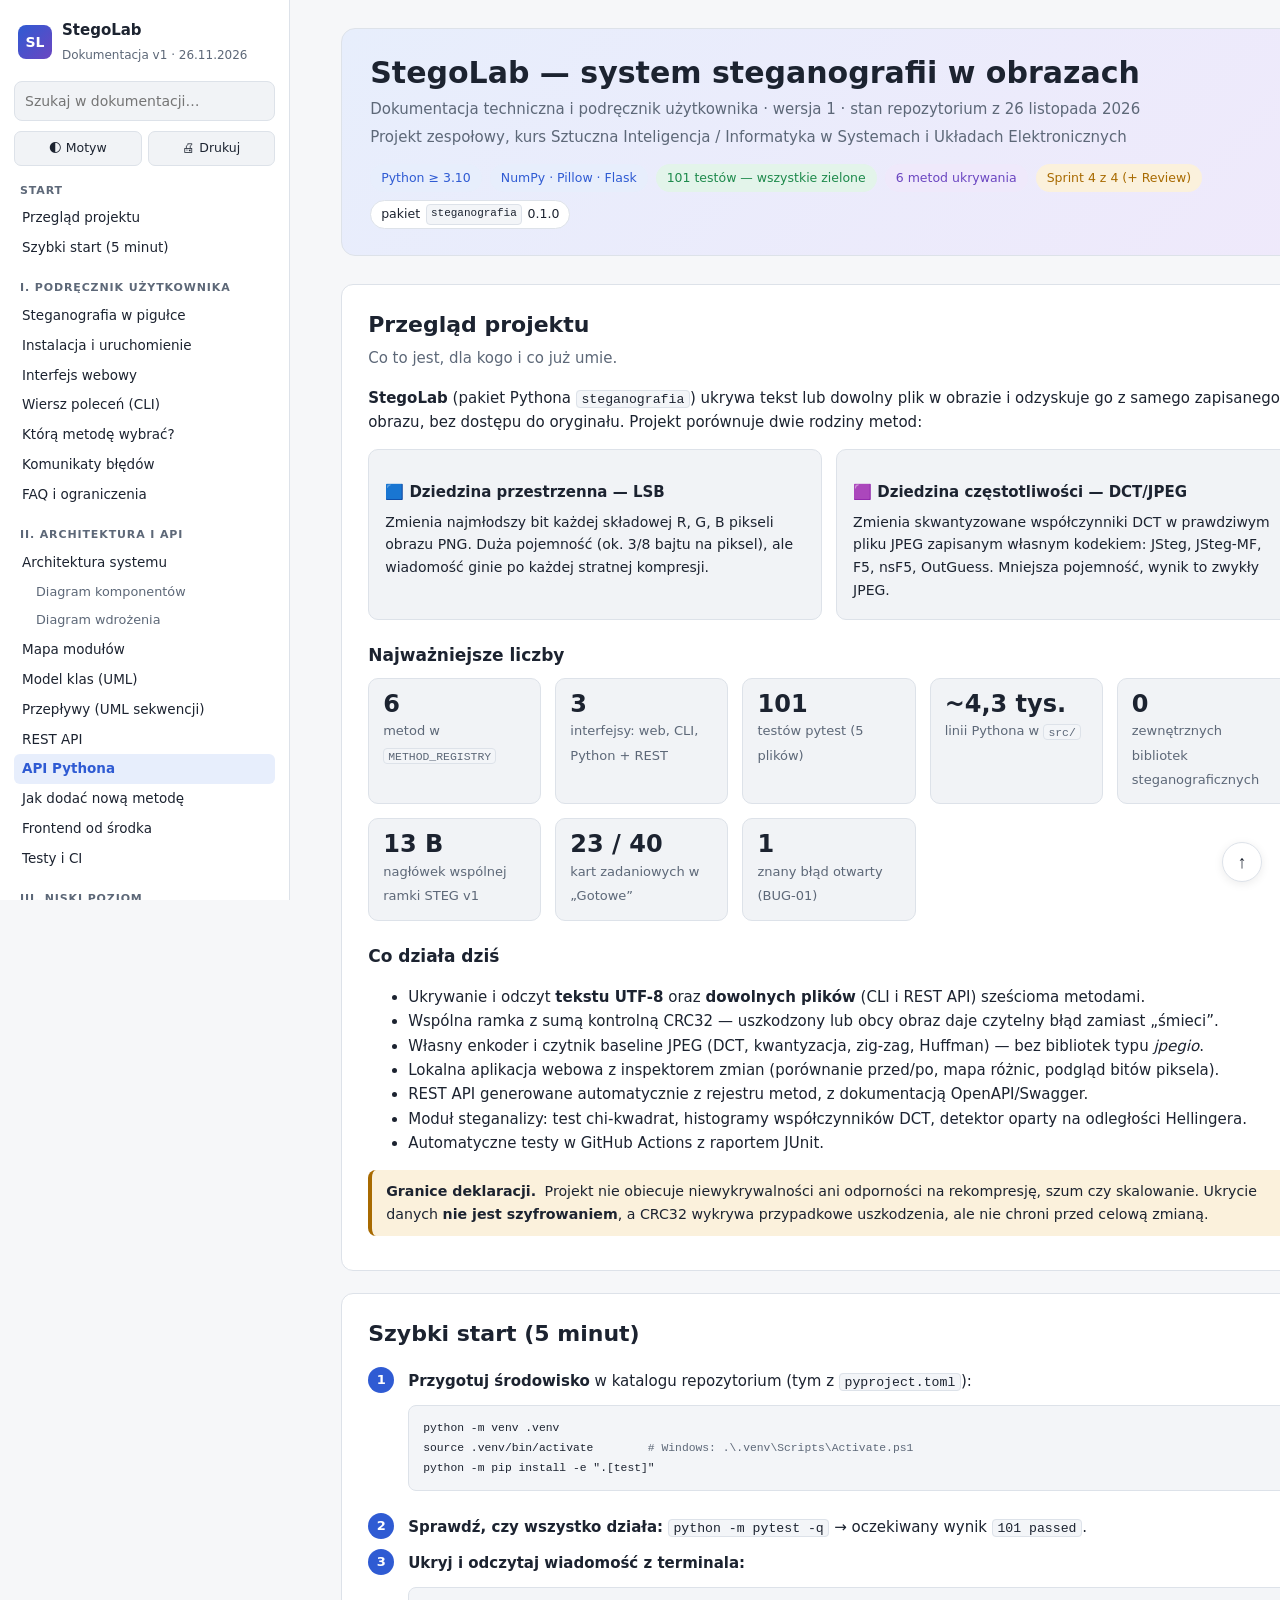
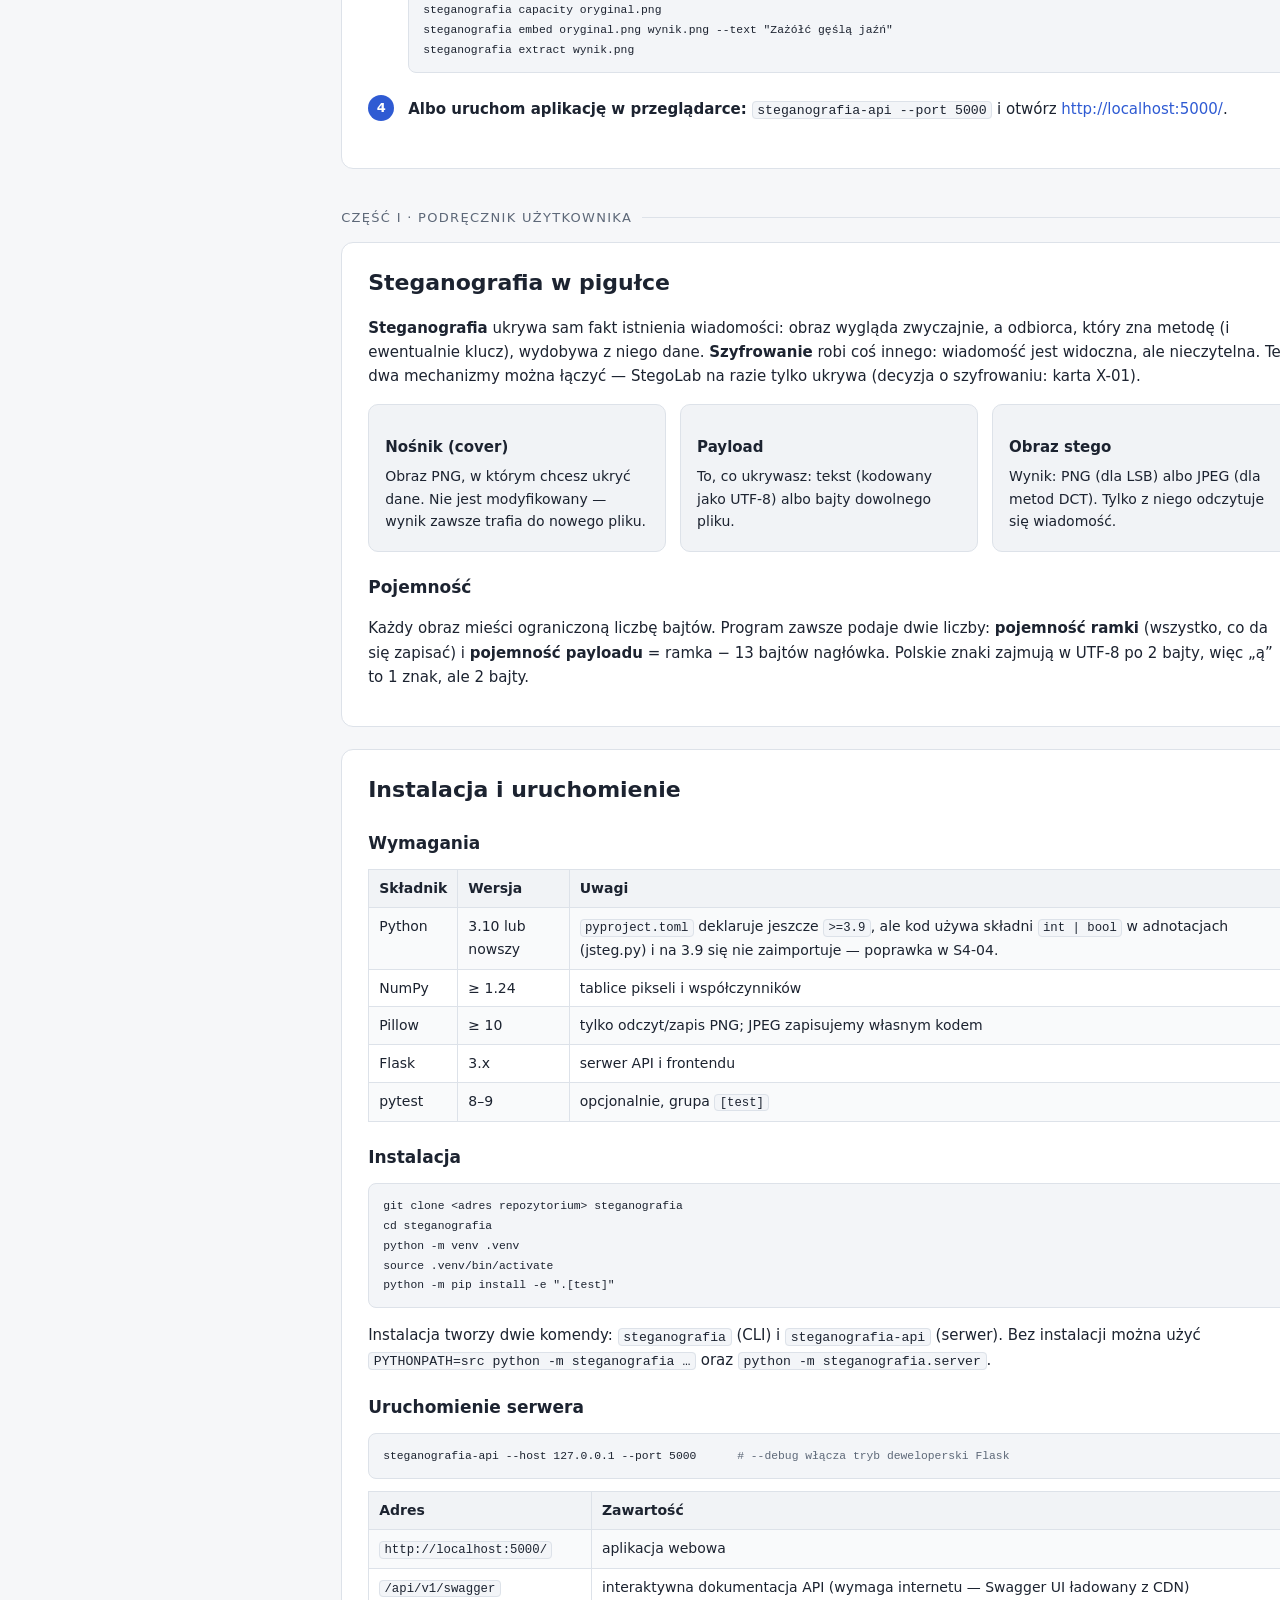
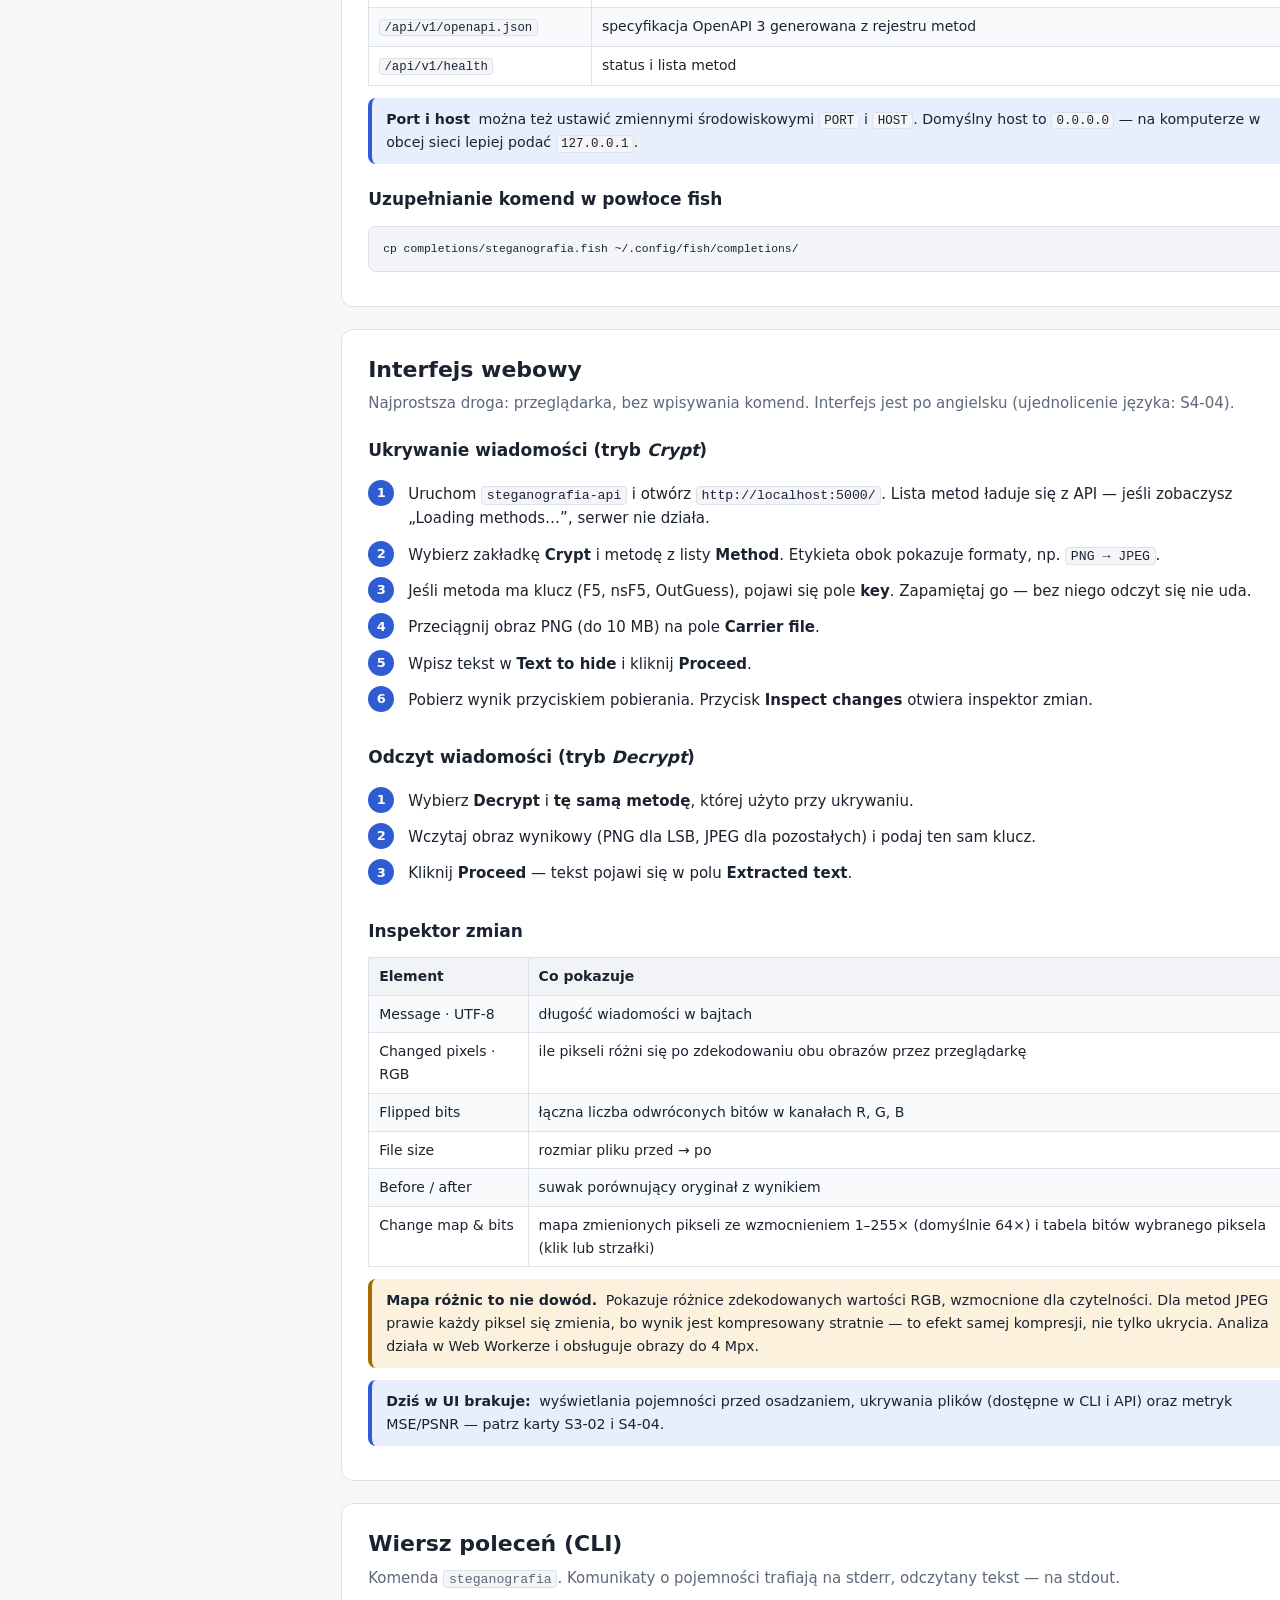
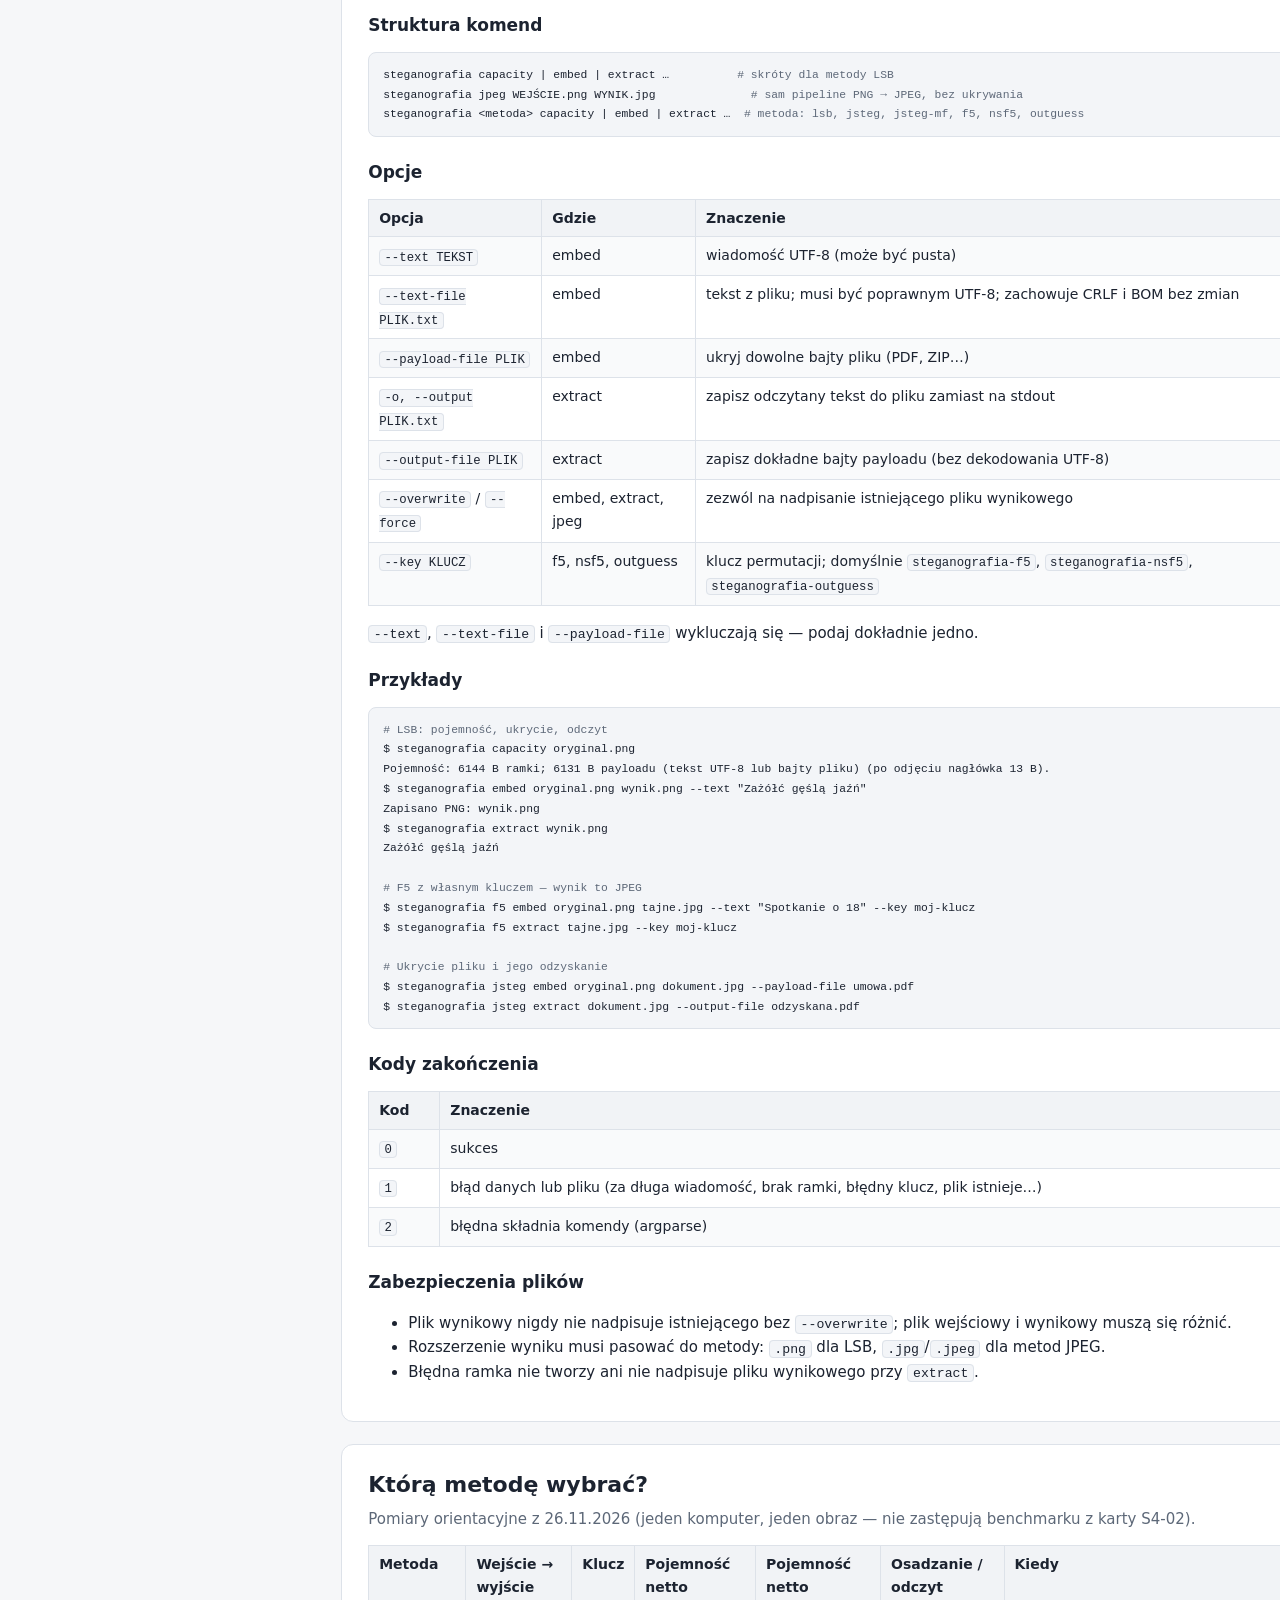
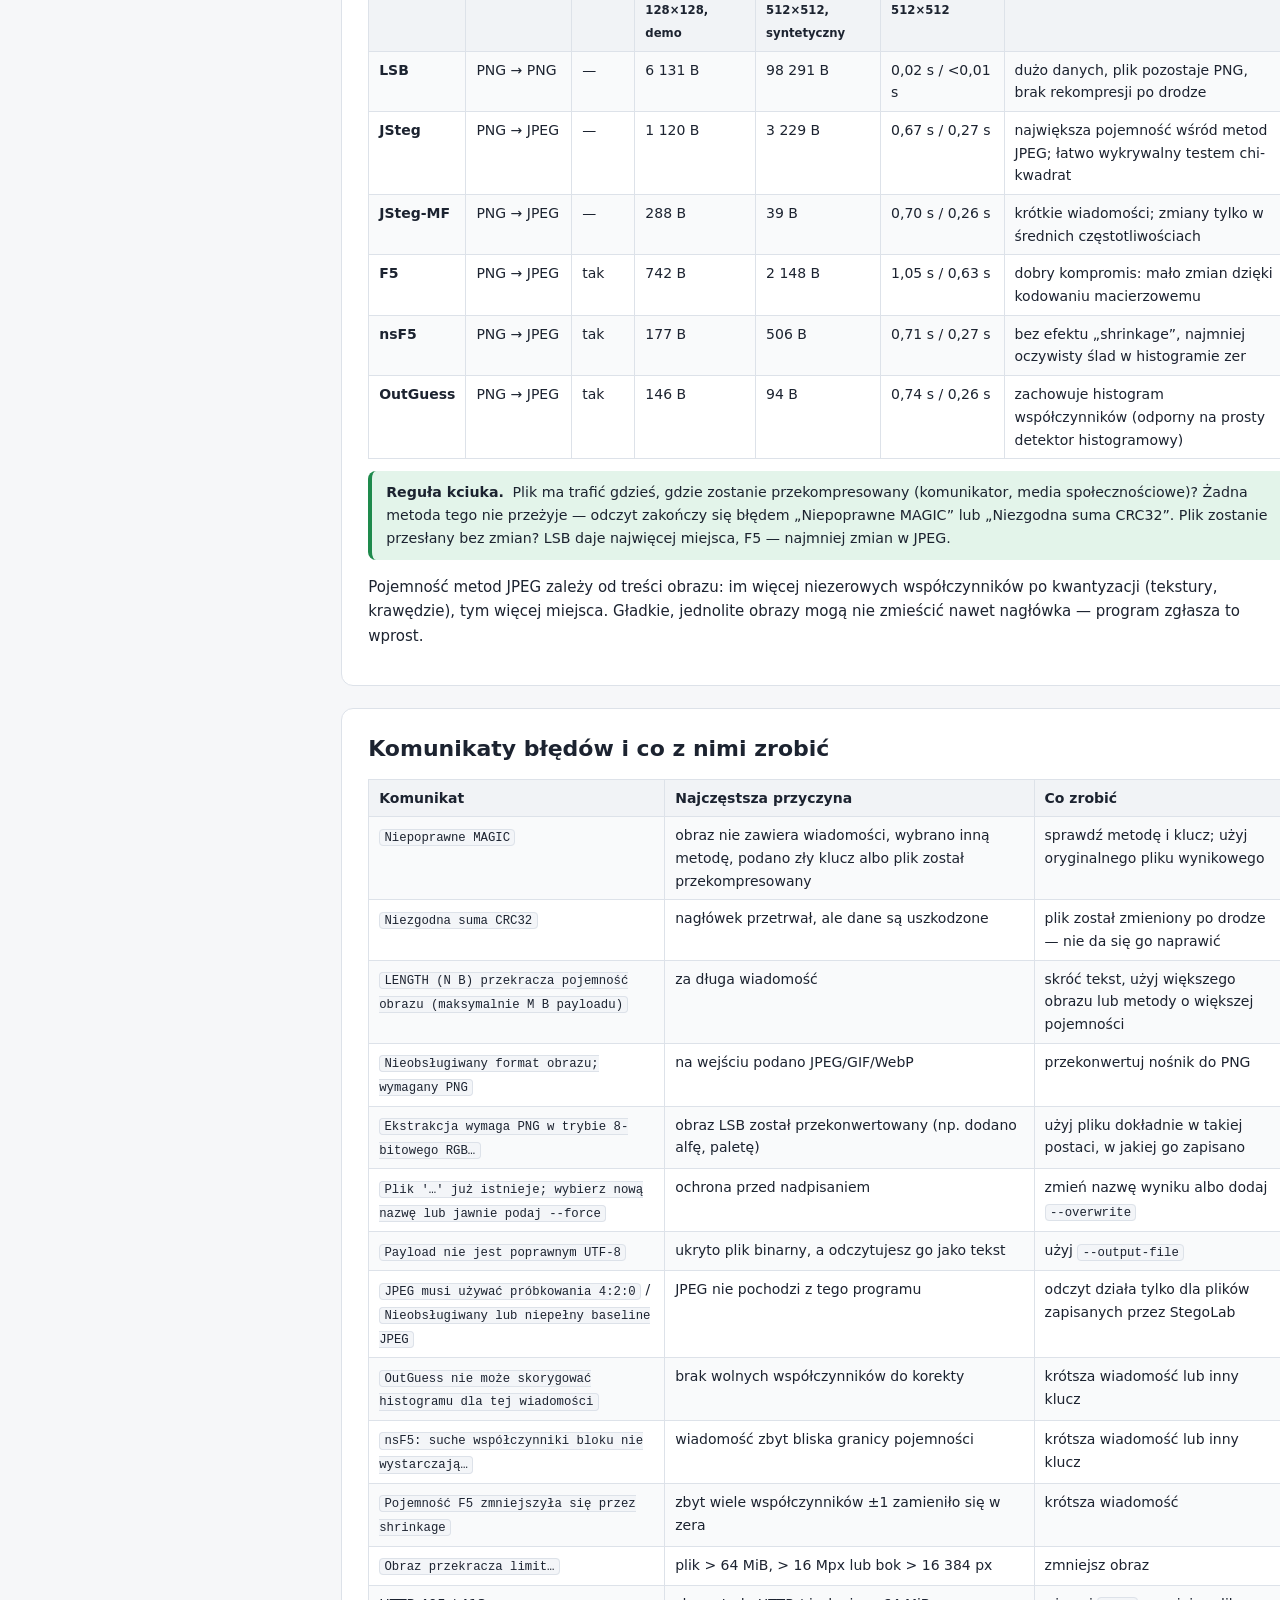
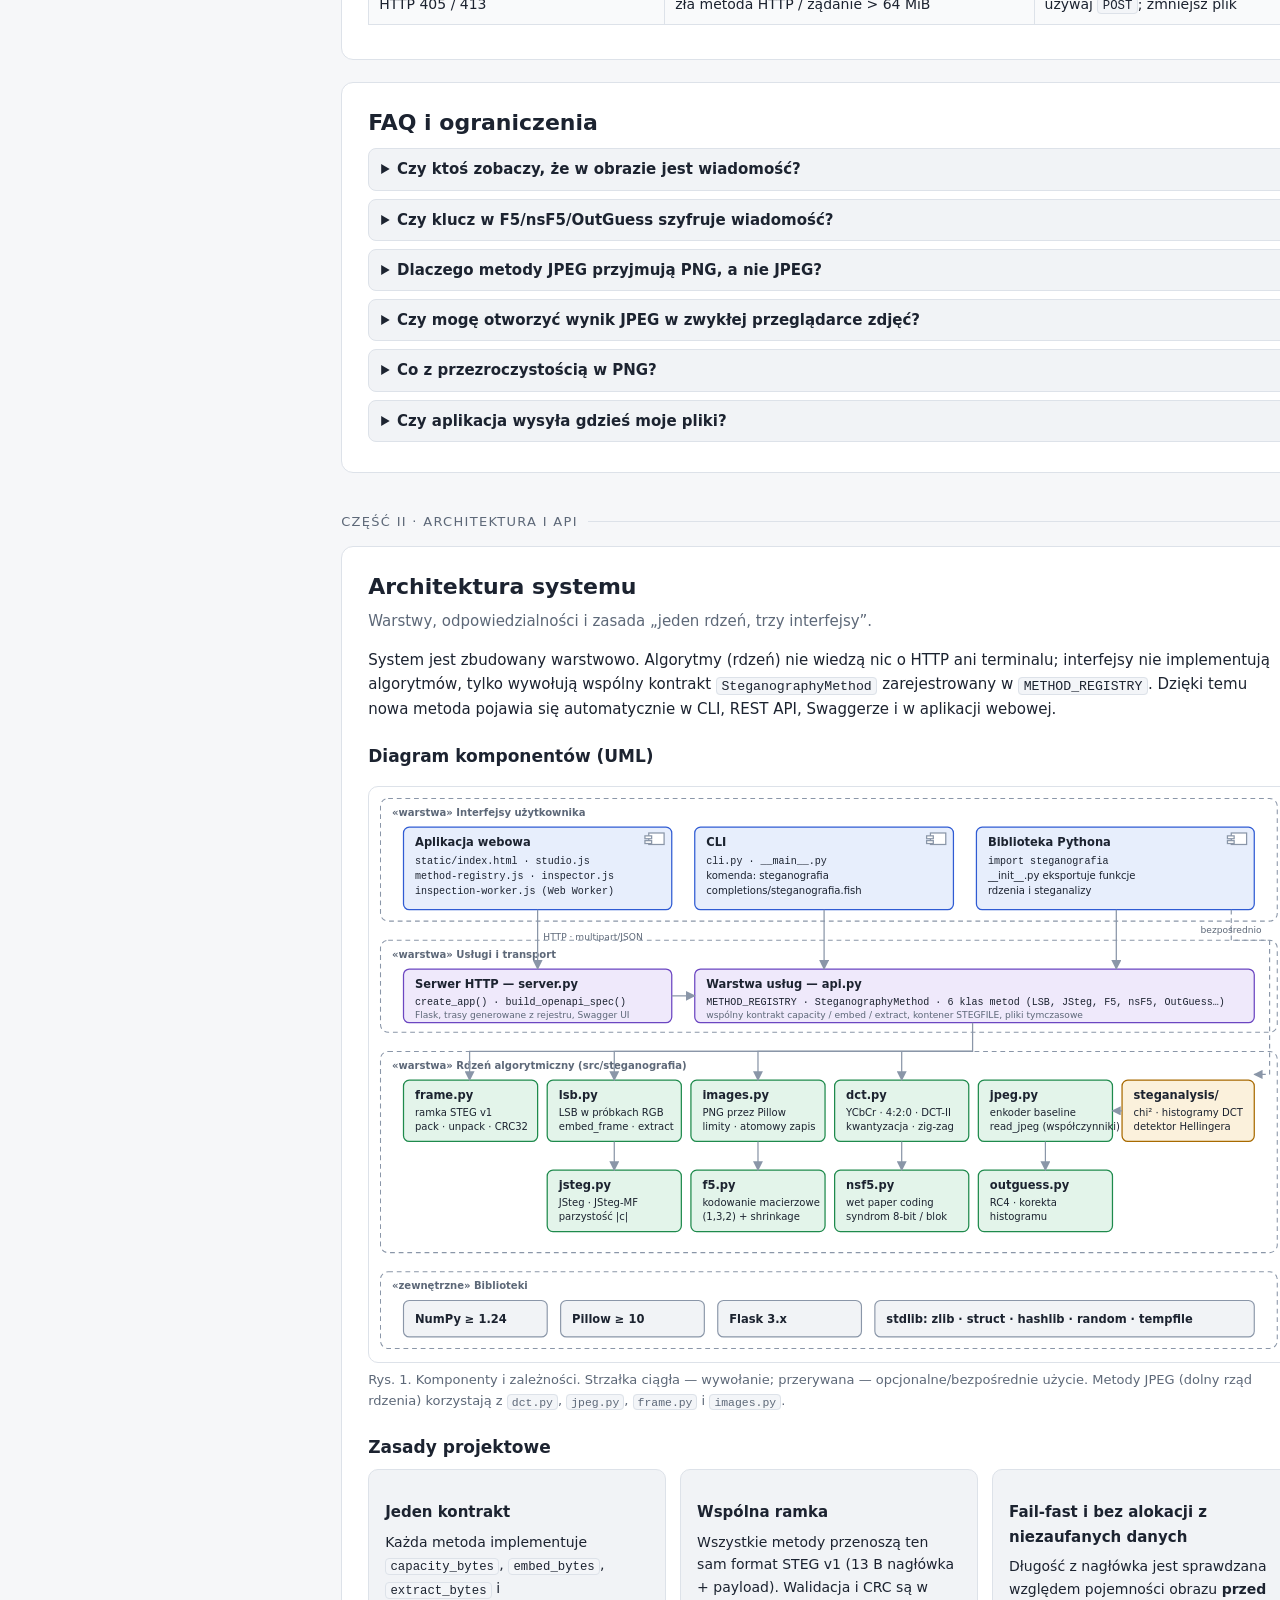
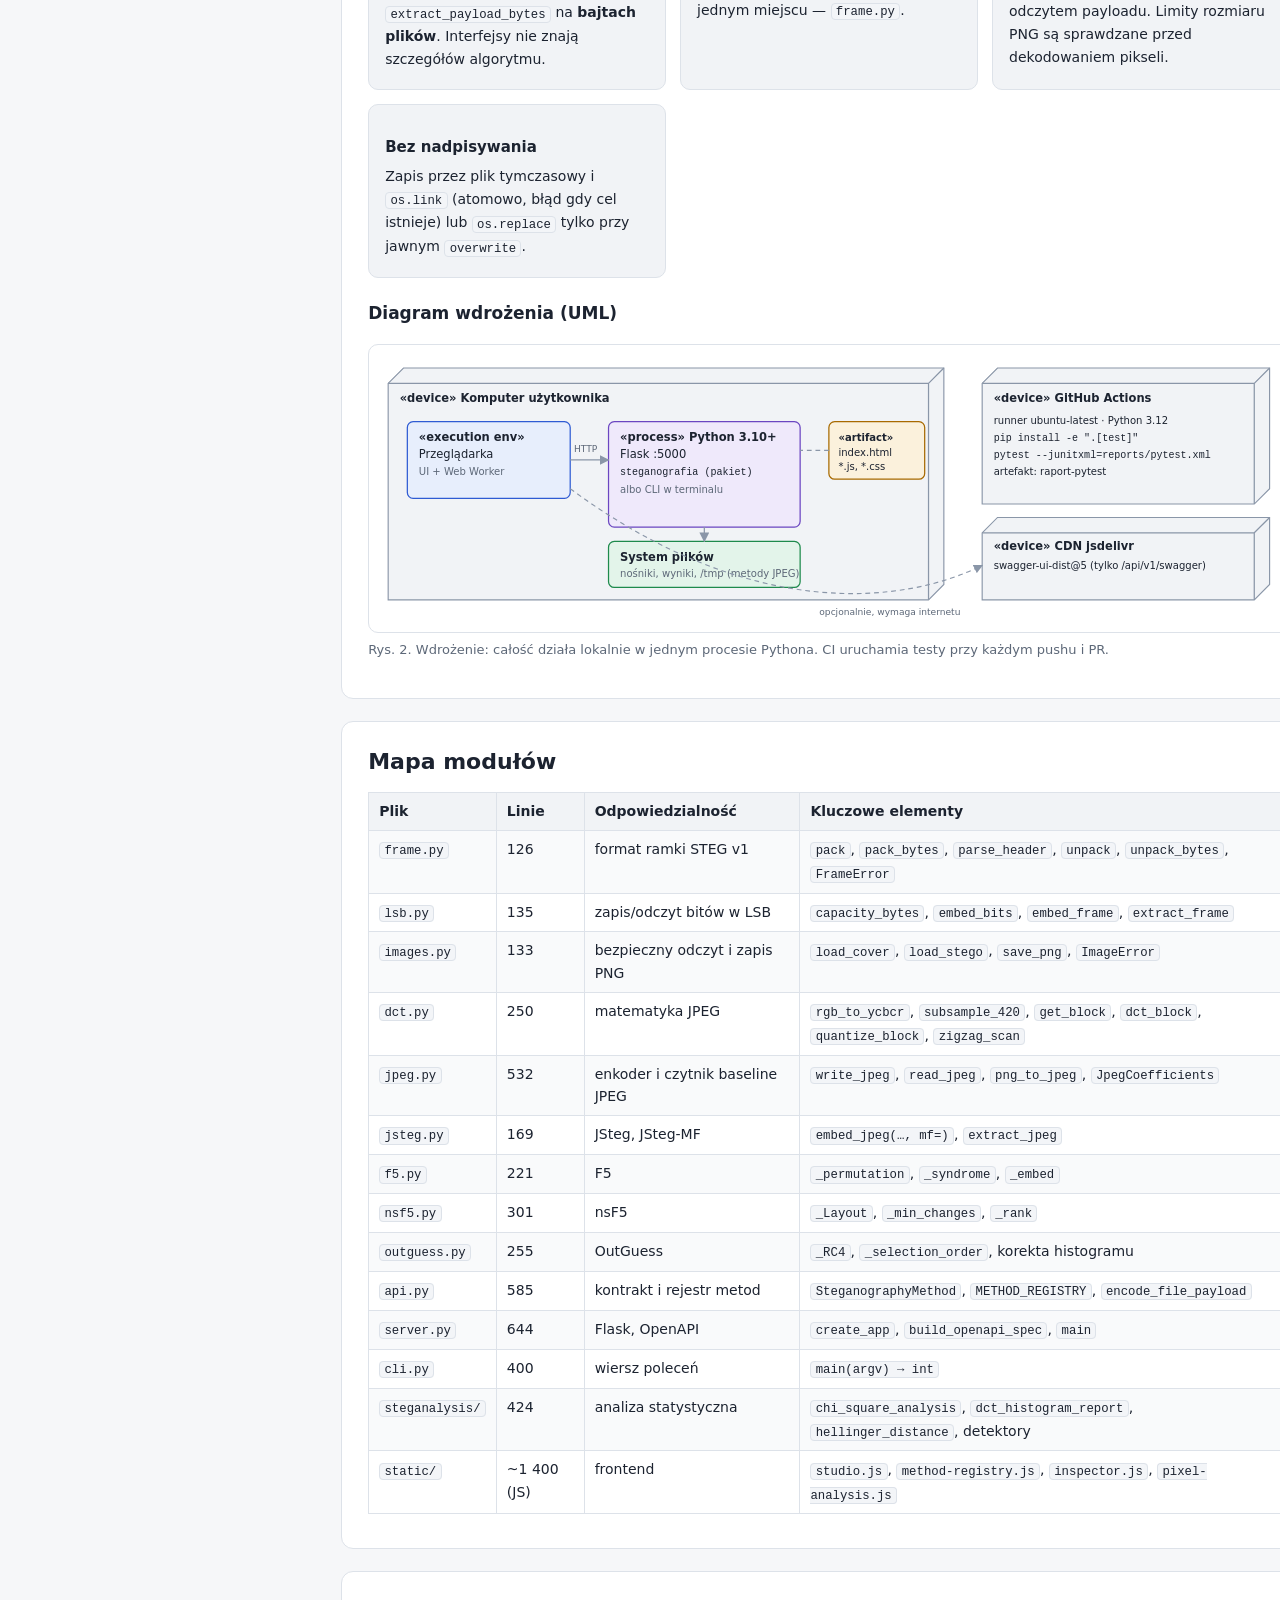
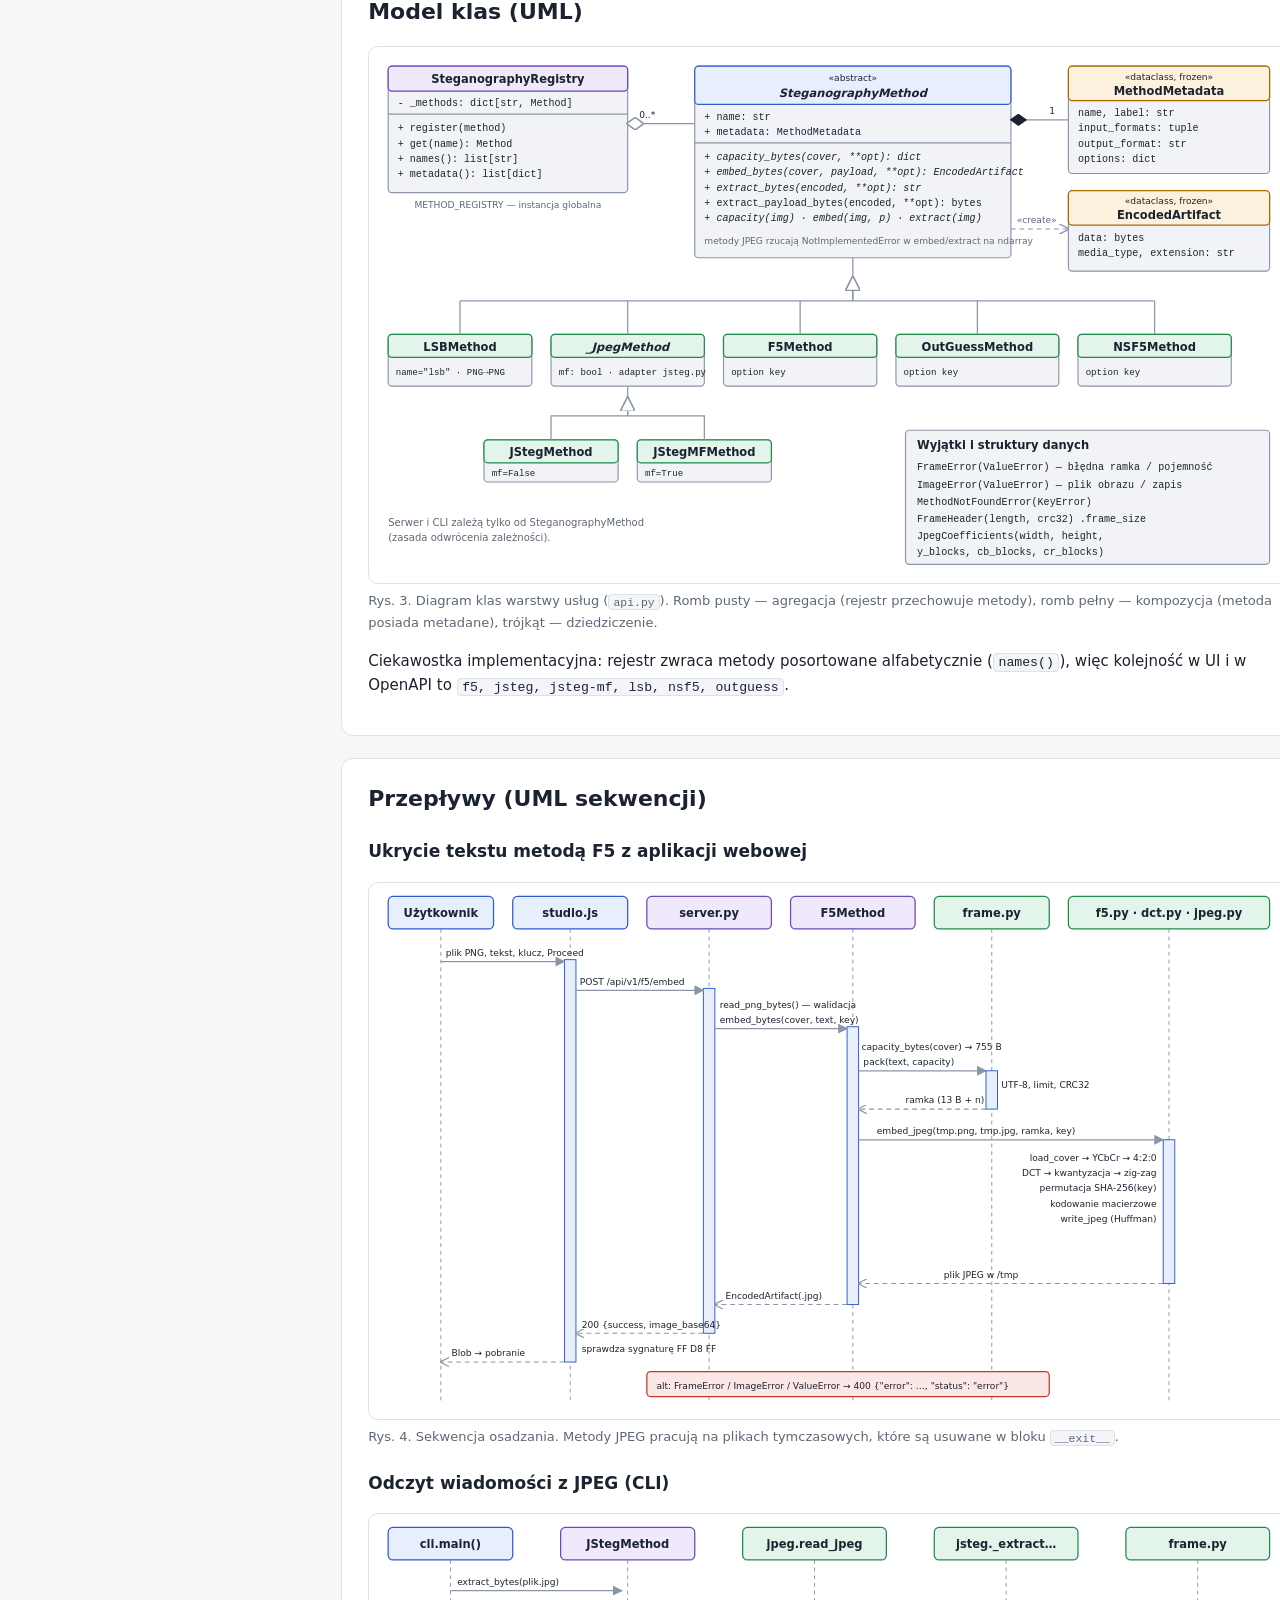
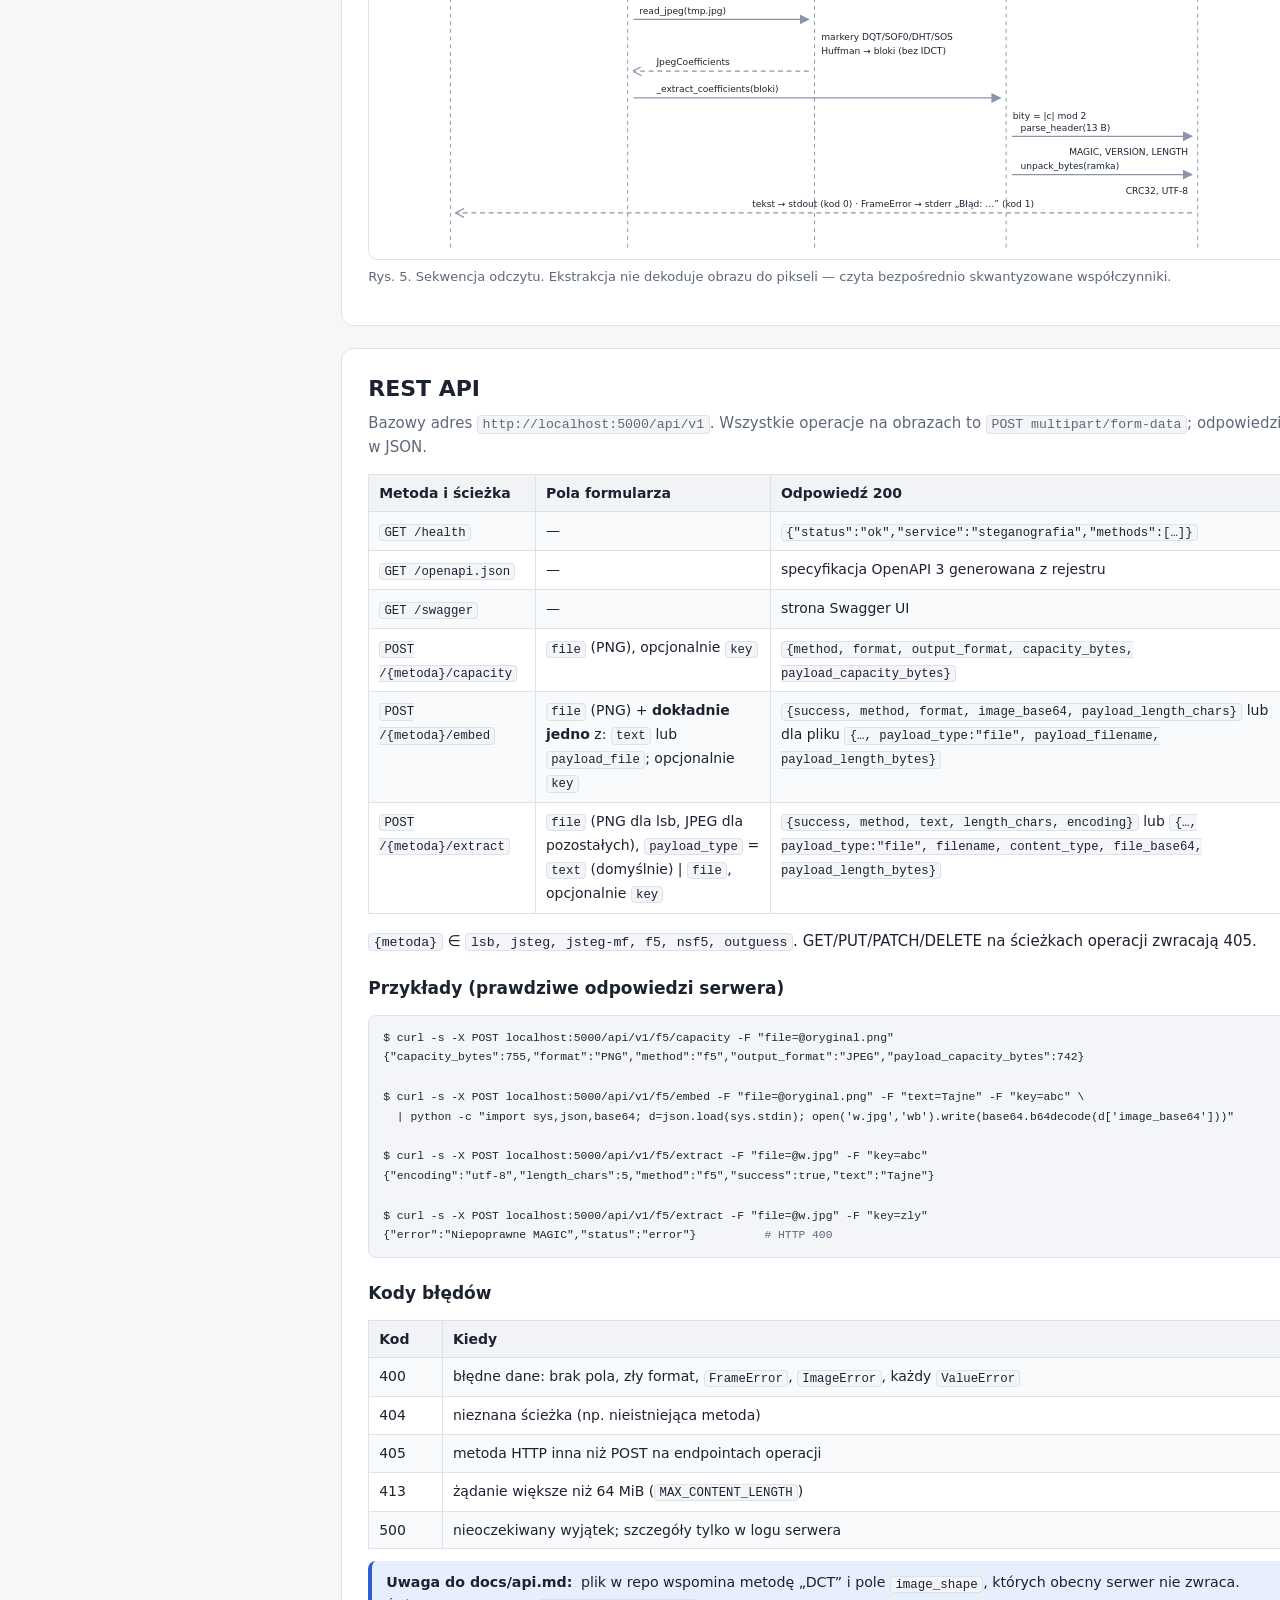
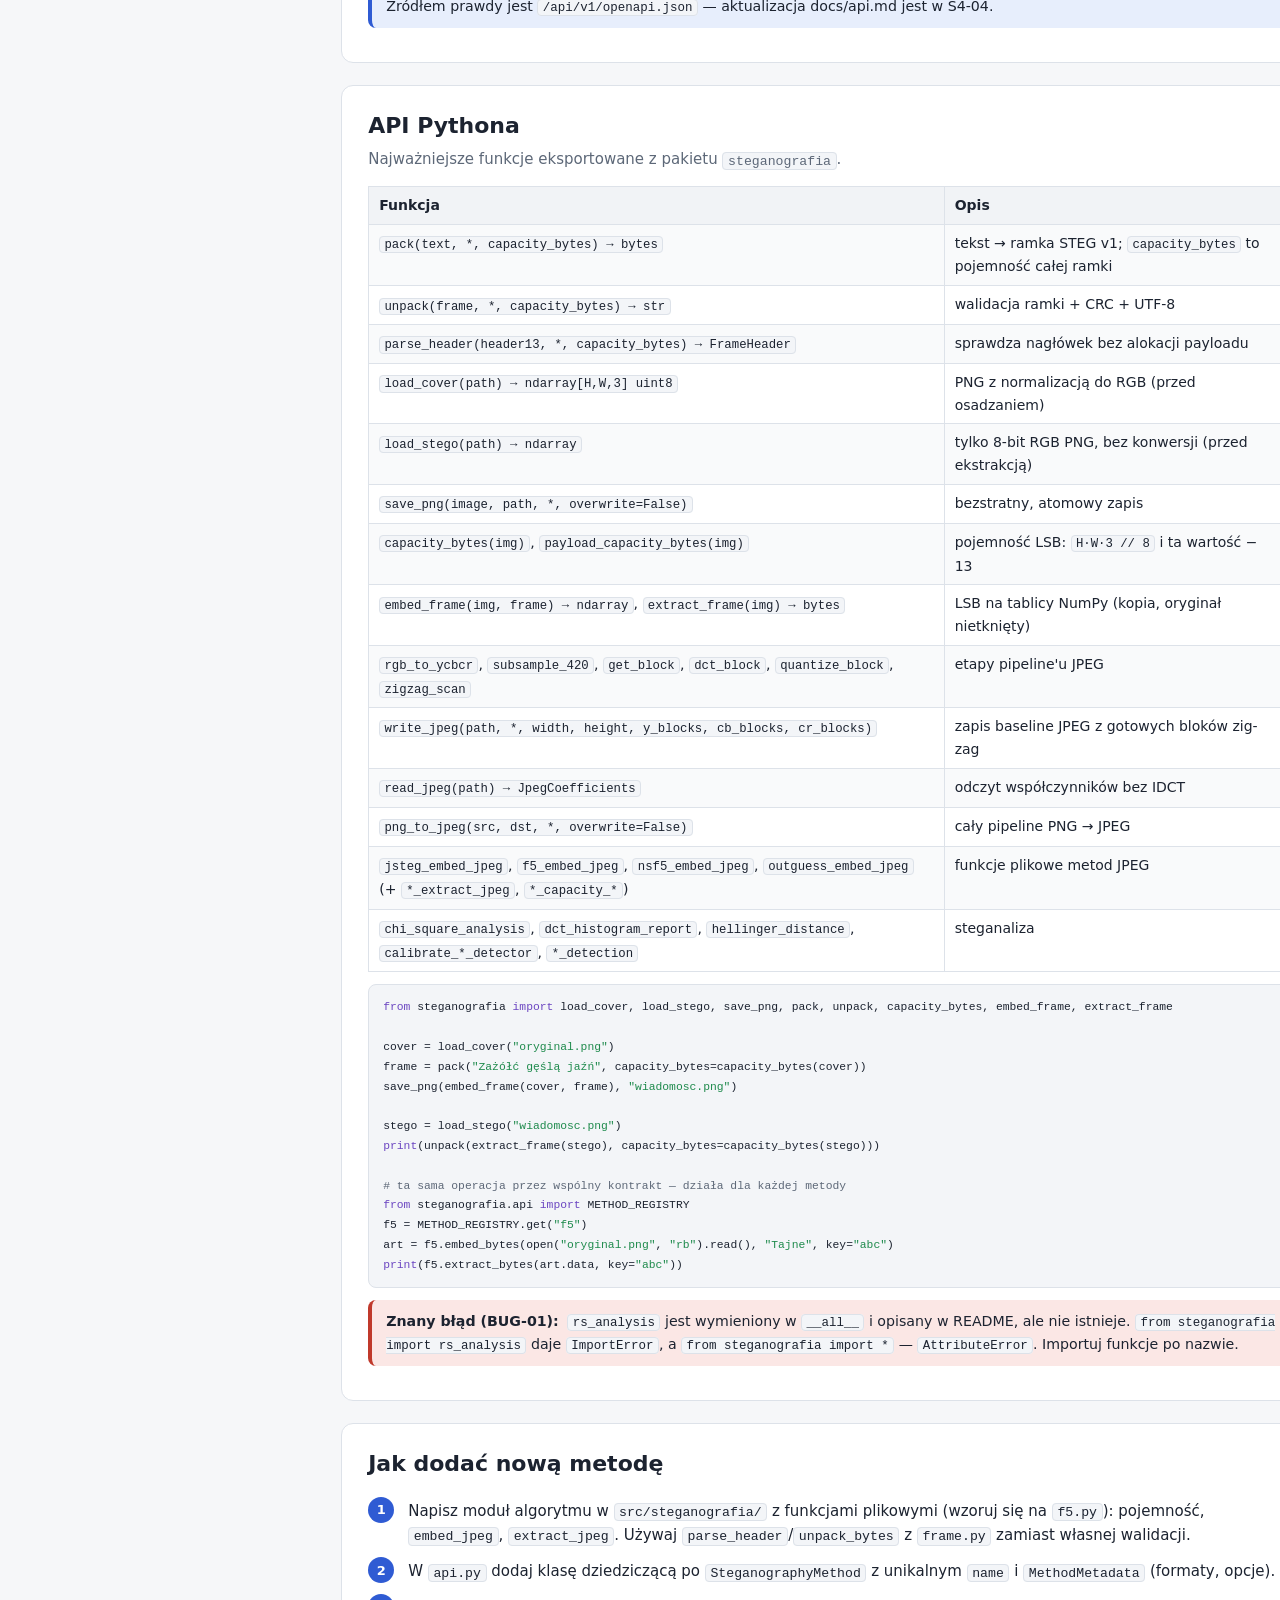
<file: stegolab-dokumentacja.html>
<!DOCTYPE html>
<html lang="pl">
<head>
<meta charset="utf-8">
<meta name="viewport" content="width=device-width, initial-scale=1">
<title>StegoLab — dokumentacja projektu v1</title>
<style>
:root{
  --bg:#f6f7f9; --panel:#ffffff; --panel-2:#f1f3f6; --text:#1c2330; --muted:#5d6878;
  --line:#dde2e9; --line-strong:#8a96a8; --accent:#2f5bd3; --accent-soft:#e7eefc;
  --ok:#1e8a4c; --ok-soft:#e3f4ea; --warn:#a86a00; --warn-soft:#fbf1dc; --bad:#c0392b; --bad-soft:#fbe7e5;
  --violet:#6b46c1; --violet-soft:#efe9fb; --code-bg:#f3f5f8;
  --sans: system-ui,-apple-system,"Segoe UI",Roboto,"Helvetica Neue",Arial,sans-serif;
  --mono: ui-monospace,SFMono-Regular,"JetBrains Mono",Menlo,Consolas,monospace;
}
:root[data-theme="dark"]{
  --bg:#12161d; --panel:#1a2029; --panel-2:#212935; --text:#e4e8ee; --muted:#9aa5b5;
  --line:#2c3542; --line-strong:#6b788b; --accent:#7ea2ff; --accent-soft:#1f2c4a;
  --ok:#4cc27f; --ok-soft:#173224; --warn:#e2a93b; --warn-soft:#3a2d12; --bad:#ff7a6b; --bad-soft:#3e1e1b;
  --violet:#b39af5; --violet-soft:#2b2344; --code-bg:#161b23;
}
*{box-sizing:border-box}
html{scroll-behavior:smooth;scroll-padding-top:16px}
body{margin:0;background:var(--bg);color:var(--text);font:15px/1.62 var(--sans)}
a{color:var(--accent);text-decoration:none} a:hover{text-decoration:underline}
code,kbd,pre{font-family:var(--mono);font-size:.88em}
code{background:var(--code-bg);border:1px solid var(--line);border-radius:4px;padding:.05em .35em}
pre{background:var(--code-bg);border:1px solid var(--line);border-radius:8px;padding:12px 14px;overflow:auto;line-height:1.5;margin:12px 0}
pre code{background:none;border:0;padding:0;font-size:.86em}
kbd{border:1px solid var(--line-strong);border-bottom-width:2px;border-radius:4px;padding:0 .35em;background:var(--panel)}
/* layout */
.layout{display:grid;grid-template-columns:290px 1fr;min-height:100vh}
nav.side{position:sticky;top:0;height:100vh;overflow:auto;background:var(--panel);border-right:1px solid var(--line);padding:18px 14px 40px}
.brand{display:flex;gap:10px;align-items:center;margin:0 4px 14px}
.brand-logo{width:34px;height:34px;border-radius:8px;background:linear-gradient(135deg,var(--accent),var(--violet));display:grid;place-items:center;color:#fff;font-weight:700;font-size:14px}
.brand b{display:block;font-size:15px} .brand small{color:var(--muted);font-size:12px}
.search{width:100%;padding:8px 10px;border:1px solid var(--line);border-radius:8px;background:var(--panel-2);color:var(--text);font:inherit;font-size:14px;margin-bottom:10px}
.side-tools{display:flex;gap:6px;margin-bottom:12px}
.side-tools button{flex:1;font:inherit;font-size:12.5px;padding:6px;border:1px solid var(--line);background:var(--panel-2);color:var(--text);border-radius:7px;cursor:pointer}
nav.side h4{margin:16px 6px 4px;font-size:11px;letter-spacing:.08em;text-transform:uppercase;color:var(--muted)}
nav.side ol{list-style:none;margin:0;padding:0}
nav.side li a{display:block;padding:4px 8px;border-radius:6px;color:var(--text);font-size:13.5px}
nav.side li a:hover{background:var(--panel-2);text-decoration:none}
nav.side li a.active{background:var(--accent-soft);color:var(--accent);font-weight:600}
nav.side li.sub a{padding-left:22px;font-size:12.8px;color:var(--muted)}
nav.side li.hidden{display:none}
main{padding:28px clamp(18px,4vw,56px) 80px;max-width:1080px}
header.hero{background:linear-gradient(135deg,var(--accent-soft),var(--violet-soft));border:1px solid var(--line);border-radius:14px;padding:26px 28px;margin-bottom:28px}
header.hero h1{margin:0 0 6px;font-size:30px;line-height:1.2}
header.hero p{margin:4px 0;color:var(--muted)}
.meta-row{display:flex;flex-wrap:wrap;gap:8px;margin-top:14px}
.pill{display:inline-flex;align-items:center;gap:6px;padding:3px 10px;border-radius:999px;font-size:12.5px;border:1px solid var(--line);background:var(--panel)}
.pill.ok{background:var(--ok-soft);color:var(--ok);border-color:transparent}
.pill.warn{background:var(--warn-soft);color:var(--warn);border-color:transparent}
.pill.bad{background:var(--bad-soft);color:var(--bad);border-color:transparent}
.pill.acc{background:var(--accent-soft);color:var(--accent);border-color:transparent}
.pill.vio{background:var(--violet-soft);color:var(--violet);border-color:transparent}
section.doc{background:var(--panel);border:1px solid var(--line);border-radius:12px;padding:22px 26px;margin:0 0 22px}
.part-title{margin:38px 0 14px;font-size:13px;letter-spacing:.1em;text-transform:uppercase;color:var(--muted);display:flex;align-items:center;gap:10px}
.part-title:after{content:"";flex:1;height:1px;background:var(--line)}
section.doc h2{margin:0 0 4px;font-size:22px}
section.doc h3{margin:22px 0 8px;font-size:17px}
section.doc h4{margin:16px 0 6px;font-size:15px}
.lead{color:var(--muted);margin:0 0 14px}
table{border-collapse:collapse;width:100%;margin:12px 0;font-size:14px}
th,td{border:1px solid var(--line);padding:7px 10px;text-align:left;vertical-align:top}
th{background:var(--panel-2);font-weight:600}
tbody tr:nth-child(even) td{background:color-mix(in srgb,var(--panel-2) 45%,transparent)}
.grid{display:grid;gap:14px}
.g2{grid-template-columns:repeat(auto-fit,minmax(260px,1fr))}
.g3{grid-template-columns:repeat(auto-fit,minmax(200px,1fr))}
.g4{grid-template-columns:repeat(auto-fit,minmax(160px,1fr))}
.card{border:1px solid var(--line);border-radius:10px;padding:14px 16px;background:var(--panel-2)}
.card h4{margin:0 0 6px}
.card p{margin:4px 0;font-size:14px}
.stat{border:1px solid var(--line);border-radius:10px;padding:12px 14px;background:var(--panel-2)}
.stat b{display:block;font-size:24px;line-height:1.15}
.stat span{color:var(--muted);font-size:13px}
.note,.warnbox,.tip,.danger{border-radius:8px;padding:10px 14px;margin:12px 0;border-left:4px solid;font-size:14.2px}
.note{background:var(--accent-soft);border-color:var(--accent)}
.tip{background:var(--ok-soft);border-color:var(--ok)}
.warnbox{background:var(--warn-soft);border-color:var(--warn)}
.danger{background:var(--bad-soft);border-color:var(--bad)}
.note b:first-child,.tip b:first-child,.warnbox b:first-child,.danger b:first-child{margin-right:4px}
figure{margin:16px 0}
figure svg{width:100%;height:auto;display:block;background:var(--panel);border:1px solid var(--line);border-radius:10px}
figcaption{font-size:13px;color:var(--muted);margin-top:6px}
.steps{counter-reset:s;list-style:none;padding:0}
.steps>li{counter-increment:s;position:relative;padding:2px 0 10px 40px}
.steps>li:before{content:counter(s);position:absolute;left:0;top:0;width:26px;height:26px;border-radius:50%;background:var(--accent);color:#fff;display:grid;place-items:center;font-size:13px;font-weight:600}
details{border:1px solid var(--line);border-radius:8px;padding:8px 12px;margin:8px 0;background:var(--panel-2)}
details summary{cursor:pointer;font-weight:600}
.hex{font-family:var(--mono);font-size:13px}
.k{color:var(--violet)} .c{color:var(--muted)} .s{color:var(--ok)} .n{color:var(--warn)}
.tag{font-family:var(--mono);font-size:12px;padding:1px 6px;border-radius:4px;background:var(--panel-2);border:1px solid var(--line)}
.kanban{display:grid;grid-template-columns:repeat(6,minmax(140px,1fr));gap:10px;overflow:auto}
.kcol{background:var(--panel-2);border:1px solid var(--line);border-radius:10px;padding:10px;min-height:120px}
.kcol h5{margin:0 0 8px;font-size:12.5px;display:flex;justify-content:space-between}
.kcard{background:var(--panel);border:1px solid var(--line);border-radius:7px;padding:6px 8px;margin-bottom:6px;font-size:12.3px;line-height:1.35}
.kcard i{font-style:normal;color:var(--muted);font-family:var(--mono);font-size:11px;display:block}
.kcard.done{border-left:3px solid var(--ok)} .kcard.wip{border-left:3px solid var(--accent)} .kcard.rev{border-left:3px solid var(--violet)}
.kcard.todo{border-left:3px solid var(--warn)} .kcard.blk{border-left:3px solid var(--bad)} .kcard.back{border-left:3px solid var(--line-strong)}
.bar{height:8px;border-radius:99px;background:var(--line);overflow:hidden}
.bar>i{display:block;height:100%;background:var(--ok)}
footer{color:var(--muted);font-size:13px;margin-top:40px;text-align:center}
mark{background:#ffe58a;color:#000;border-radius:2px}
.toTop{position:fixed;right:18px;bottom:18px;width:40px;height:40px;border-radius:50%;border:1px solid var(--line);background:var(--panel);color:var(--text);cursor:pointer;font-size:18px;box-shadow:0 2px 10px rgba(0,0,0,.08)}
.menuBtn{display:none}
/* svg */
svg text{fill:var(--text);font-family:var(--sans);font-size:12px}
svg .sm{font-size:10.5px} svg .xs{font-size:9.5px} svg .bd{font-weight:700} svg .mono{font-family:var(--mono)}
svg .mut{fill:var(--muted)}
svg .bx{fill:var(--panel-2);stroke:var(--line-strong);stroke-width:1.2}
svg .bxa{fill:var(--accent-soft);stroke:var(--accent);stroke-width:1.3}
svg .bxo{fill:var(--ok-soft);stroke:var(--ok);stroke-width:1.3}
svg .bxw{fill:var(--warn-soft);stroke:var(--warn);stroke-width:1.3}
svg .bxv{fill:var(--violet-soft);stroke:var(--violet);stroke-width:1.3}
svg .bxr{fill:var(--bad-soft);stroke:var(--bad);stroke-width:1.3}
svg .frame{fill:none;stroke:var(--line-strong);stroke-dasharray:5 4;stroke-width:1.1}
svg .ln{stroke:var(--line-strong);stroke-width:1.3;fill:none}
svg .lna{stroke:var(--accent);stroke-width:1.5;fill:none}
svg .lnd{stroke:var(--line-strong);stroke-width:1.2;fill:none;stroke-dasharray:5 4}
svg .life{stroke:var(--line-strong);stroke-width:1;stroke-dasharray:4 4}
svg .act{fill:var(--accent-soft);stroke:var(--accent)}
svg .ah{fill:var(--line-strong)} svg .aha{fill:var(--accent)}
svg .tri{fill:var(--panel);stroke:var(--line-strong);stroke-width:1.3}
svg .dot{fill:var(--text)}
@media (max-width:900px){
  .layout{grid-template-columns:1fr}
  nav.side{position:fixed;z-index:20;left:0;top:0;width:290px;transform:translateX(-100%);transition:transform .2s;box-shadow:0 0 30px rgba(0,0,0,.2)}
  nav.side.open{transform:none}
  .menuBtn{display:block;position:fixed;left:12px;top:12px;z-index:21;border:1px solid var(--line);background:var(--panel);color:var(--text);border-radius:8px;padding:6px 10px;font:inherit}
  main{padding-top:60px}
}
@media print{
  nav.side,.toTop,.menuBtn{display:none!important}
  .layout{display:block} main{max-width:none;padding:0}
  section.doc{break-inside:avoid-page;border:0;padding:0 0 10px}
  details{display:block} details>*{display:block}
}
</style>
</head>
<body>
<button class="menuBtn" onclick="document.querySelector('nav.side').classList.toggle('open')">☰ Spis treści</button>
<div class="layout">
<nav class="side" aria-label="Spis treści">
  <div class="brand"><div class="brand-logo">SL</div><div><b>StegoLab</b><small>Dokumentacja v1 · 26.11.2026</small></div></div>
  <input class="search" id="navSearch" type="search" placeholder="Szukaj w dokumentacji…" aria-label="Szukaj">
  <div class="side-tools">
    <button id="themeBtn" type="button">🌓 Motyw</button>
    <button type="button" onclick="window.print()">🖨 Drukuj</button>
  </div>
  <h4>Start</h4>
  <ol>
    <li><a href="#przeglad">Przegląd projektu</a></li>
    <li><a href="#szybki-start">Szybki start (5 minut)</a></li>
  </ol>
  <h4>I. Podręcznik użytkownika</h4>
  <ol>
    <li><a href="#podstawy">Steganografia w pigułce</a></li>
    <li><a href="#instalacja">Instalacja i uruchomienie</a></li>
    <li><a href="#web">Interfejs webowy</a></li>
    <li><a href="#cli">Wiersz poleceń (CLI)</a></li>
    <li><a href="#dobor">Którą metodę wybrać?</a></li>
    <li><a href="#bledy">Komunikaty błędów</a></li>
    <li><a href="#faq">FAQ i ograniczenia</a></li>
  </ol>
  <h4>II. Architektura i API</h4>
  <ol>
    <li><a href="#architektura">Architektura systemu</a></li>
    <li class="sub"><a href="#uml-komponenty">Diagram komponentów</a></li>
    <li class="sub"><a href="#uml-wdrozenie">Diagram wdrożenia</a></li>
    <li><a href="#moduly">Mapa modułów</a></li>
    <li><a href="#klasy">Model klas (UML)</a></li>
    <li><a href="#sekwencje">Przepływy (UML sekwencji)</a></li>
    <li><a href="#rest">REST API</a></li>
    <li><a href="#pyapi">API Pythona</a></li>
    <li><a href="#rozszerzanie">Jak dodać nową metodę</a></li>
    <li><a href="#frontend">Frontend od środka</a></li>
    <li><a href="#testy">Testy i CI</a></li>
  </ol>
  <h4>III. Niski poziom</h4>
  <ol>
    <li><a href="#ramka">Ramka STEG v1 bajt po bajcie</a></li>
    <li><a href="#lsb">LSB bit po bicie</a></li>
    <li><a href="#png">Obsługa PNG i limity</a></li>
    <li><a href="#jpeg">Własny kodek JPEG</a></li>
    <li class="sub"><a href="#jpeg-dct">YCbCr, DCT, kwantyzacja</a></li>
    <li class="sub"><a href="#jpeg-zigzag">Zig-zag</a></li>
    <li class="sub"><a href="#jpeg-entropia">Kodowanie entropijne</a></li>
    <li class="sub"><a href="#jpeg-plik">Struktura pliku i dekoder</a></li>
    <li><a href="#jsteg">JSteg i JSteg-MF</a></li>
    <li><a href="#f5">F5</a></li>
    <li><a href="#nsf5">nsF5</a></li>
    <li><a href="#outguess">OutGuess</a></li>
    <li><a href="#stegfile">Kontener plików STEGFILE</a></li>
    <li><a href="#steganaliza">Steganaliza</a></li>
  </ol>
  <h4>IV. Projekt</h4>
  <ol>
    <li><a href="#status">Aktualny status</a></li>
    <li><a href="#problemy">Znane problemy</a></li>
    <li><a href="#roadmapa">Plan rozwoju</a></li>
    <li><a href="#slownik">Słownik pojęć</a></li>
    <li><a href="#zrodla">Źródła</a></li>
  </ol>
</nav>
<main id="content">
<header class="hero" id="top">
  <h1>StegoLab — system steganografii w obrazach</h1>
  <p>Dokumentacja techniczna i podręcznik użytkownika · wersja 1 · stan repozytorium z 26 listopada 2026</p>
  <p>Projekt zespołowy, kurs Sztuczna Inteligencja / Informatyka w Systemach i Układach Elektronicznych</p>
  <div class="meta-row">
    <span class="pill acc">Python ≥ 3.10</span><span class="pill acc">NumPy · Pillow · Flask</span>
    <span class="pill ok">101 testów — wszystkie zielone</span><span class="pill vio">6 metod ukrywania</span>
    <span class="pill warn">Sprint 4 z 4 (+ Review)</span><span class="pill">pakiet <code>steganografia</code> 0.1.0</span>
  </div>
</header>

<section class="doc" id="przeglad">
  <h2>Przegląd projektu</h2>
  <p class="lead">Co to jest, dla kogo i co już umie.</p>
  <p><b>StegoLab</b> (pakiet Pythona <code>steganografia</code>) ukrywa tekst lub dowolny plik w obrazie i odzyskuje go z samego zapisanego obrazu, bez dostępu do oryginału. Projekt porównuje dwie rodziny metod:</p>
  <div class="grid g2">
    <div class="card"><h4>🟦 Dziedzina przestrzenna — LSB</h4><p>Zmienia najmłodszy bit każdej składowej R, G, B pikseli obrazu PNG. Duża pojemność (ok. 3/8 bajtu na piksel), ale wiadomość ginie po każdej stratnej kompresji.</p></div>
    <div class="card"><h4>🟪 Dziedzina częstotliwości — DCT/JPEG</h4><p>Zmienia skwantyzowane współczynniki DCT w prawdziwym pliku JPEG zapisanym własnym kodekiem: JSteg, JSteg-MF, F5, nsF5, OutGuess. Mniejsza pojemność, wynik to zwykły JPEG.</p></div>
  </div>
  <h3>Najważniejsze liczby</h3>
  <div class="grid g4">
    <div class="stat"><b>6</b><span>metod w <code>METHOD_REGISTRY</code></span></div>
    <div class="stat"><b>3</b><span>interfejsy: web, CLI, Python + REST</span></div>
    <div class="stat"><b>101</b><span>testów pytest (5 plików)</span></div>
    <div class="stat"><b>~4,3 tys.</b><span>linii Pythona w <code>src/</code></span></div>
    <div class="stat"><b>0</b><span>zewnętrznych bibliotek steganograficznych</span></div>
    <div class="stat"><b>13 B</b><span>nagłówek wspólnej ramki STEG v1</span></div>
    <div class="stat"><b>23 / 40</b><span>kart zadaniowych w „Gotowe”</span></div>
    <div class="stat"><b>1</b><span>znany błąd otwarty (BUG-01)</span></div>
  </div>
  <h3>Co działa dziś</h3>
  <ul>
    <li>Ukrywanie i odczyt <b>tekstu UTF-8</b> oraz <b>dowolnych plików</b> (CLI i REST API) sześcioma metodami.</li>
    <li>Wspólna ramka z sumą kontrolną CRC32 — uszkodzony lub obcy obraz daje czytelny błąd zamiast „śmieci”.</li>
    <li>Własny enkoder i czytnik baseline JPEG (DCT, kwantyzacja, zig-zag, Huffman) — bez bibliotek typu <i>jpegio</i>.</li>
    <li>Lokalna aplikacja webowa z inspektorem zmian (porównanie przed/po, mapa różnic, podgląd bitów piksela).</li>
    <li>REST API generowane automatycznie z rejestru metod, z dokumentacją OpenAPI/Swagger.</li>
    <li>Moduł steganalizy: test chi-kwadrat, histogramy współczynników DCT, detektor oparty na odległości Hellingera.</li>
    <li>Automatyczne testy w GitHub Actions z raportem JUnit.</li>
  </ul>
  <div class="warnbox"><b>Granice deklaracji.</b> Projekt nie obiecuje niewykrywalności ani odporności na rekompresję, szum czy skalowanie. Ukrycie danych <b>nie jest szyfrowaniem</b>, a CRC32 wykrywa przypadkowe uszkodzenia, ale nie chroni przed celową zmianą.</div>
</section>

<section class="doc" id="szybki-start">
  <h2>Szybki start (5 minut)</h2>
  <ol class="steps">
    <li><b>Przygotuj środowisko</b> w katalogu repozytorium (tym z <code>pyproject.toml</code>):
<pre><code>python -m venv .venv
source .venv/bin/activate        <span class="c"># Windows: .\.venv\Scripts\Activate.ps1</span>
python -m pip install -e ".[test]"</code></pre></li>
    <li><b>Sprawdź, czy wszystko działa:</b> <code>python -m pytest -q</code> → oczekiwany wynik <code>101 passed</code>.</li>
    <li><b>Ukryj i odczytaj wiadomość z terminala:</b>
<pre><code>steganografia capacity oryginal.png
steganografia embed oryginal.png wynik.png --text "Zażółć gęślą jaźń"
steganografia extract wynik.png</code></pre></li>
    <li><b>Albo uruchom aplikację w przeglądarce:</b> <code>steganografia-api --port 5000</code> i otwórz <a href="http://localhost:5000/">http://localhost:5000/</a>.</li>
  </ol>
</section>

<div class="part-title">Część I · Podręcznik użytkownika</div>

<section class="doc" id="podstawy">
  <h2>Steganografia w pigułce</h2>
  <p><b>Steganografia</b> ukrywa sam fakt istnienia wiadomości: obraz wygląda zwyczajnie, a odbiorca, który zna metodę (i ewentualnie klucz), wydobywa z niego dane. <b>Szyfrowanie</b> robi coś innego: wiadomość jest widoczna, ale nieczytelna. Te dwa mechanizmy można łączyć — StegoLab na razie tylko ukrywa (decyzja o szyfrowaniu: karta X-01).</p>
  <div class="grid g3">
    <div class="card"><h4>Nośnik (cover)</h4><p>Obraz PNG, w którym chcesz ukryć dane. Nie jest modyfikowany — wynik zawsze trafia do nowego pliku.</p></div>
    <div class="card"><h4>Payload</h4><p>To, co ukrywasz: tekst (kodowany jako UTF-8) albo bajty dowolnego pliku.</p></div>
    <div class="card"><h4>Obraz stego</h4><p>Wynik: PNG (dla LSB) albo JPEG (dla metod DCT). Tylko z niego odczytuje się wiadomość.</p></div>
  </div>
  <h3>Pojemność</h3>
  <p>Każdy obraz mieści ograniczoną liczbę bajtów. Program zawsze podaje dwie liczby: <b>pojemność ramki</b> (wszystko, co da się zapisać) i <b>pojemność payloadu</b> = ramka − 13 bajtów nagłówka. Polskie znaki zajmują w UTF-8 po 2 bajty, więc „ą” to 1 znak, ale 2 bajty.</p>
</section>

<section class="doc" id="instalacja">
  <h2>Instalacja i uruchomienie</h2>
  <h3>Wymagania</h3>
  <table>
    <tr><th>Składnik</th><th>Wersja</th><th>Uwagi</th></tr>
    <tr><td>Python</td><td>3.10 lub nowszy</td><td><code>pyproject.toml</code> deklaruje jeszcze <code>&gt;=3.9</code>, ale kod używa składni <code>int | bool</code> w adnotacjach (jsteg.py) i na 3.9 się nie zaimportuje — poprawka w S4-04.</td></tr>
    <tr><td>NumPy</td><td>≥ 1.24</td><td>tablice pikseli i współczynników</td></tr>
    <tr><td>Pillow</td><td>≥ 10</td><td>tylko odczyt/zapis PNG; JPEG zapisujemy własnym kodem</td></tr>
    <tr><td>Flask</td><td>3.x</td><td>serwer API i frontendu</td></tr>
    <tr><td>pytest</td><td>8–9</td><td>opcjonalnie, grupa <code>[test]</code></td></tr>
  </table>
  <h3>Instalacja</h3>
<pre><code>git clone &lt;adres repozytorium&gt; steganografia
cd steganografia
python -m venv .venv
source .venv/bin/activate
python -m pip install -e ".[test]"</code></pre>
  <p>Instalacja tworzy dwie komendy: <code>steganografia</code> (CLI) i <code>steganografia-api</code> (serwer). Bez instalacji można użyć <code>PYTHONPATH=src python -m steganografia …</code> oraz <code>python -m steganografia.server</code>.</p>
  <h3>Uruchomienie serwera</h3>
<pre><code>steganografia-api --host 127.0.0.1 --port 5000      <span class="c"># --debug włącza tryb deweloperski Flask</span></code></pre>
  <table>
    <tr><th>Adres</th><th>Zawartość</th></tr>
    <tr><td><code>http://localhost:5000/</code></td><td>aplikacja webowa</td></tr>
    <tr><td><code>/api/v1/swagger</code></td><td>interaktywna dokumentacja API (wymaga internetu — Swagger UI ładowany z CDN)</td></tr>
    <tr><td><code>/api/v1/openapi.json</code></td><td>specyfikacja OpenAPI 3 generowana z rejestru metod</td></tr>
    <tr><td><code>/api/v1/health</code></td><td>status i lista metod</td></tr>
  </table>
  <div class="note"><b>Port i host</b> można też ustawić zmiennymi środowiskowymi <code>PORT</code> i <code>HOST</code>. Domyślny host to <code>0.0.0.0</code> — na komputerze w obcej sieci lepiej podać <code>127.0.0.1</code>.</div>
  <h3>Uzupełnianie komend w powłoce fish</h3>
<pre><code>cp completions/steganografia.fish ~/.config/fish/completions/</code></pre>
</section>

<section class="doc" id="web">
  <h2>Interfejs webowy</h2>
  <p class="lead">Najprostsza droga: przeglądarka, bez wpisywania komend. Interfejs jest po angielsku (ujednolicenie języka: S4-04).</p>
  <h3>Ukrywanie wiadomości (tryb <i>Crypt</i>)</h3>
  <ol class="steps">
    <li>Uruchom <code>steganografia-api</code> i otwórz <code>http://localhost:5000/</code>. Lista metod ładuje się z API — jeśli zobaczysz „Loading methods…”, serwer nie działa.</li>
    <li>Wybierz zakładkę <b>Crypt</b> i metodę z listy <b>Method</b>. Etykieta obok pokazuje formaty, np. <code>PNG → JPEG</code>.</li>
    <li>Jeśli metoda ma klucz (F5, nsF5, OutGuess), pojawi się pole <b>key</b>. Zapamiętaj go — bez niego odczyt się nie uda.</li>
    <li>Przeciągnij obraz PNG (do 10 MB) na pole <b>Carrier file</b>.</li>
    <li>Wpisz tekst w <b>Text to hide</b> i kliknij <b>Proceed</b>.</li>
    <li>Pobierz wynik przyciskiem pobierania. Przycisk <b>Inspect changes</b> otwiera inspektor zmian.</li>
  </ol>
  <h3>Odczyt wiadomości (tryb <i>Decrypt</i>)</h3>
  <ol class="steps">
    <li>Wybierz <b>Decrypt</b> i <b>tę samą metodę</b>, której użyto przy ukrywaniu.</li>
    <li>Wczytaj obraz wynikowy (PNG dla LSB, JPEG dla pozostałych) i podaj ten sam klucz.</li>
    <li>Kliknij <b>Proceed</b> — tekst pojawi się w polu <b>Extracted text</b>.</li>
  </ol>
  <h3>Inspektor zmian</h3>
  <table>
    <tr><th>Element</th><th>Co pokazuje</th></tr>
    <tr><td>Message · UTF-8</td><td>długość wiadomości w bajtach</td></tr>
    <tr><td>Changed pixels · RGB</td><td>ile pikseli różni się po zdekodowaniu obu obrazów przez przeglądarkę</td></tr>
    <tr><td>Flipped bits</td><td>łączna liczba odwróconych bitów w kanałach R, G, B</td></tr>
    <tr><td>File size</td><td>rozmiar pliku przed → po</td></tr>
    <tr><td>Before / after</td><td>suwak porównujący oryginał z wynikiem</td></tr>
    <tr><td>Change map &amp; bits</td><td>mapa zmienionych pikseli ze wzmocnieniem 1–255× (domyślnie 64×) i tabela bitów wybranego piksela (klik lub strzałki)</td></tr>
  </table>
  <div class="warnbox"><b>Mapa różnic to nie dowód.</b> Pokazuje różnice zdekodowanych wartości RGB, wzmocnione dla czytelności. Dla metod JPEG prawie każdy piksel się zmienia, bo wynik jest kompresowany stratnie — to efekt samej kompresji, nie tylko ukrycia. Analiza działa w Web Workerze i obsługuje obrazy do 4 Mpx.</div>
  <div class="note"><b>Dziś w UI brakuje:</b> wyświetlania pojemności przed osadzaniem, ukrywania plików (dostępne w CLI i API) oraz metryk MSE/PSNR — patrz karty S3-02 i S4-04.</div>
</section>

<section class="doc" id="cli">
  <h2>Wiersz poleceń (CLI)</h2>
  <p class="lead">Komenda <code>steganografia</code>. Komunikaty o pojemności trafiają na stderr, odczytany tekst — na stdout.</p>
  <h3>Struktura komend</h3>
<pre><code>steganografia capacity | embed | extract …          <span class="c"># skróty dla metody LSB</span>
steganografia jpeg WEJŚCIE.png WYNIK.jpg              <span class="c"># sam pipeline PNG → JPEG, bez ukrywania</span>
steganografia &lt;metoda&gt; capacity | embed | extract …  <span class="c"># metoda: lsb, jsteg, jsteg-mf, f5, nsf5, outguess</span></code></pre>
  <h3>Opcje</h3>
  <table>
    <tr><th>Opcja</th><th>Gdzie</th><th>Znaczenie</th></tr>
    <tr><td><code>--text TEKST</code></td><td>embed</td><td>wiadomość UTF-8 (może być pusta)</td></tr>
    <tr><td><code>--text-file PLIK.txt</code></td><td>embed</td><td>tekst z pliku; musi być poprawnym UTF-8; zachowuje CRLF i BOM bez zmian</td></tr>
    <tr><td><code>--payload-file PLIK</code></td><td>embed</td><td>ukryj dowolne bajty pliku (PDF, ZIP…)</td></tr>
    <tr><td><code>-o, --output PLIK.txt</code></td><td>extract</td><td>zapisz odczytany tekst do pliku zamiast na stdout</td></tr>
    <tr><td><code>--output-file PLIK</code></td><td>extract</td><td>zapisz dokładne bajty payloadu (bez dekodowania UTF-8)</td></tr>
    <tr><td><code>--overwrite</code> / <code>--force</code></td><td>embed, extract, jpeg</td><td>zezwól na nadpisanie istniejącego pliku wynikowego</td></tr>
    <tr><td><code>--key KLUCZ</code></td><td>f5, nsf5, outguess</td><td>klucz permutacji; domyślnie <code>steganografia-f5</code>, <code>steganografia-nsf5</code>, <code>steganografia-outguess</code></td></tr>
  </table>
  <p><code>--text</code>, <code>--text-file</code> i <code>--payload-file</code> wykluczają się — podaj dokładnie jedno.</p>
  <h3>Przykłady</h3>
<pre><code><span class="c"># LSB: pojemność, ukrycie, odczyt</span>
$ steganografia capacity oryginal.png
Pojemność: 6144 B ramki; 6131 B payloadu (tekst UTF-8 lub bajty pliku) (po odjęciu nagłówka 13 B).
$ steganografia embed oryginal.png wynik.png --text "Zażółć gęślą jaźń"
Zapisano PNG: wynik.png
$ steganografia extract wynik.png
Zażółć gęślą jaźń

<span class="c"># F5 z własnym kluczem — wynik to JPEG</span>
$ steganografia f5 embed oryginal.png tajne.jpg --text "Spotkanie o 18" --key moj-klucz
$ steganografia f5 extract tajne.jpg --key moj-klucz

<span class="c"># Ukrycie pliku i jego odzyskanie</span>
$ steganografia jsteg embed oryginal.png dokument.jpg --payload-file umowa.pdf
$ steganografia jsteg extract dokument.jpg --output-file odzyskana.pdf</code></pre>
  <h3>Kody zakończenia</h3>
  <table>
    <tr><th>Kod</th><th>Znaczenie</th></tr>
    <tr><td><code>0</code></td><td>sukces</td></tr>
    <tr><td><code>1</code></td><td>błąd danych lub pliku (za długa wiadomość, brak ramki, błędny klucz, plik istnieje…)</td></tr>
    <tr><td><code>2</code></td><td>błędna składnia komendy (argparse)</td></tr>
  </table>
  <h3>Zabezpieczenia plików</h3>
  <ul>
    <li>Plik wynikowy nigdy nie nadpisuje istniejącego bez <code>--overwrite</code>; plik wejściowy i wynikowy muszą się różnić.</li>
    <li>Rozszerzenie wyniku musi pasować do metody: <code>.png</code> dla LSB, <code>.jpg</code>/<code>.jpeg</code> dla metod JPEG.</li>
    <li>Błędna ramka nie tworzy ani nie nadpisuje pliku wynikowego przy <code>extract</code>.</li>
  </ul>
</section>

<section class="doc" id="dobor">
  <h2>Którą metodę wybrać?</h2>
  <p class="lead">Pomiary orientacyjne z 26.11.2026 (jeden komputer, jeden obraz — nie zastępują benchmarku z karty S4-02).</p>
  <table>
    <tr><th>Metoda</th><th>Wejście → wyjście</th><th>Klucz</th><th>Pojemność netto<br><small>128×128, demo</small></th><th>Pojemność netto<br><small>512×512, syntetyczny</small></th><th>Osadzanie / odczyt<br><small>512×512</small></th><th>Kiedy</th></tr>
    <tr><td><b>LSB</b></td><td>PNG → PNG</td><td>—</td><td>6 131 B</td><td>98 291 B</td><td>0,02 s / &lt;0,01 s</td><td>dużo danych, plik pozostaje PNG, brak rekompresji po drodze</td></tr>
    <tr><td><b>JSteg</b></td><td>PNG → JPEG</td><td>—</td><td>1 120 B</td><td>3 229 B</td><td>0,67 s / 0,27 s</td><td>największa pojemność wśród metod JPEG; łatwo wykrywalny testem chi-kwadrat</td></tr>
    <tr><td><b>JSteg-MF</b></td><td>PNG → JPEG</td><td>—</td><td>288 B</td><td>39 B</td><td>0,70 s / 0,26 s</td><td>krótkie wiadomości; zmiany tylko w średnich częstotliwościach</td></tr>
    <tr><td><b>F5</b></td><td>PNG → JPEG</td><td>tak</td><td>742 B</td><td>2 148 B</td><td>1,05 s / 0,63 s</td><td>dobry kompromis: mało zmian dzięki kodowaniu macierzowemu</td></tr>
    <tr><td><b>nsF5</b></td><td>PNG → JPEG</td><td>tak</td><td>177 B</td><td>506 B</td><td>0,71 s / 0,27 s</td><td>bez efektu „shrinkage”, najmniej oczywisty ślad w histogramie zer</td></tr>
    <tr><td><b>OutGuess</b></td><td>PNG → JPEG</td><td>tak</td><td>146 B</td><td>94 B</td><td>0,74 s / 0,26 s</td><td>zachowuje histogram współczynników (odporny na prosty detektor histogramowy)</td></tr>
  </table>
  <div class="tip"><b>Reguła kciuka.</b> Plik ma trafić gdzieś, gdzie zostanie przekompresowany (komunikator, media społecznościowe)? Żadna metoda tego nie przeżyje — odczyt zakończy się błędem „Niepoprawne MAGIC” lub „Niezgodna suma CRC32”. Plik zostanie przesłany bez zmian? LSB daje najwięcej miejsca, F5 — najmniej zmian w JPEG.</div>
  <p>Pojemność metod JPEG zależy od treści obrazu: im więcej niezerowych współczynników po kwantyzacji (tekstury, krawędzie), tym więcej miejsca. Gładkie, jednolite obrazy mogą nie zmieścić nawet nagłówka — program zgłasza to wprost.</p>
</section>

<section class="doc" id="bledy">
  <h2>Komunikaty błędów i co z nimi zrobić</h2>
  <table>
    <tr><th>Komunikat</th><th>Najczęstsza przyczyna</th><th>Co zrobić</th></tr>
    <tr><td><code>Niepoprawne MAGIC</code></td><td>obraz nie zawiera wiadomości, wybrano inną metodę, podano zły klucz albo plik został przekompresowany</td><td>sprawdź metodę i klucz; użyj oryginalnego pliku wynikowego</td></tr>
    <tr><td><code>Niezgodna suma CRC32</code></td><td>nagłówek przetrwał, ale dane są uszkodzone</td><td>plik został zmieniony po drodze — nie da się go naprawić</td></tr>
    <tr><td><code>LENGTH (N B) przekracza pojemność obrazu (maksymalnie M B payloadu)</code></td><td>za długa wiadomość</td><td>skróć tekst, użyj większego obrazu lub metody o większej pojemności</td></tr>
    <tr><td><code>Nieobsługiwany format obrazu; wymagany PNG</code></td><td>na wejściu podano JPEG/GIF/WebP</td><td>przekonwertuj nośnik do PNG</td></tr>
    <tr><td><code>Ekstrakcja wymaga PNG w trybie 8-bitowego RGB…</code></td><td>obraz LSB został przekonwertowany (np. dodano alfę, paletę)</td><td>użyj pliku dokładnie w takiej postaci, w jakiej go zapisano</td></tr>
    <tr><td><code>Plik '…' już istnieje; wybierz nową nazwę lub jawnie podaj --force</code></td><td>ochrona przed nadpisaniem</td><td>zmień nazwę wyniku albo dodaj <code>--overwrite</code></td></tr>
    <tr><td><code>Payload nie jest poprawnym UTF-8</code></td><td>ukryto plik binarny, a odczytujesz go jako tekst</td><td>użyj <code>--output-file</code></td></tr>
    <tr><td><code>JPEG musi używać próbkowania 4:2:0</code> / <code>Nieobsługiwany lub niepełny baseline JPEG</code></td><td>JPEG nie pochodzi z tego programu</td><td>odczyt działa tylko dla plików zapisanych przez StegoLab</td></tr>
    <tr><td><code>OutGuess nie może skorygować histogramu dla tej wiadomości</code></td><td>brak wolnych współczynników do korekty</td><td>krótsza wiadomość lub inny klucz</td></tr>
    <tr><td><code>nsF5: suche współczynniki bloku nie wystarczają…</code></td><td>wiadomość zbyt bliska granicy pojemności</td><td>krótsza wiadomość lub inny klucz</td></tr>
    <tr><td><code>Pojemność F5 zmniejszyła się przez shrinkage</code></td><td>zbyt wiele współczynników ±1 zamieniło się w zera</td><td>krótsza wiadomość</td></tr>
    <tr><td><code>Obraz przekracza limit…</code></td><td>plik &gt; 64 MiB, &gt; 16 Mpx lub bok &gt; 16 384 px</td><td>zmniejsz obraz</td></tr>
    <tr><td>HTTP 405 / 413</td><td>zła metoda HTTP / żądanie &gt; 64 MiB</td><td>używaj <code>POST</code>; zmniejsz plik</td></tr>
  </table>
</section>

<section class="doc" id="faq">
  <h2>FAQ i ograniczenia</h2>
  <details><summary>Czy ktoś zobaczy, że w obrazie jest wiadomość?</summary><p>Gołym okiem raczej nie. Narzędziami statystycznymi — często tak. Moduł steganalizy w projekcie właśnie to pokazuje (np. JSteg jest wykrywany testem par wartości). Projekt nie deklaruje niewykrywalności.</p></details>
  <details><summary>Czy klucz w F5/nsF5/OutGuess szyfruje wiadomość?</summary><p>Nie. Klucz wyznacza kolejność współczynników (a w OutGuess dodatkowo maskuje bity strumieniem RC4). To utrudnia przypadkowy odczyt, ale nie jest szyfrowaniem w sensie kryptograficznym. Jeśli treść ma być poufna, zaszyfruj plik przed ukryciem.</p></details>
  <details><summary>Dlaczego metody JPEG przyjmują PNG, a nie JPEG?</summary><p>Program sam wykonuje kompresję JPEG, żeby mieć pełną kontrolę nad współczynnikami. Osadzanie w istniejącym zdjęciu JPEG jest zaplanowane (karta S5-02).</p></details>
  <details><summary>Czy mogę otworzyć wynik JPEG w zwykłej przeglądarce zdjęć?</summary><p>Tak, to poprawny baseline JPEG 4:2:0. Uwaga: każde ponowne zapisanie w edytorze niszczy wiadomość.</p></details>
  <details><summary>Co z przezroczystością w PNG?</summary><p>Kanał alfa jest pomijany przy wczytaniu; wynik LSB zawsze jest 8-bitowym RGB bez alfy. Metadane i paleta nie są przenoszone.</p></details>
  <details><summary>Czy aplikacja wysyła gdzieś moje pliki?</summary><p>Nie. Serwer działa lokalnie; jedynym zasobem z internetu jest Swagger UI pod <code>/api/v1/swagger</code>. Pliki tymczasowe metod JPEG są usuwane po każdym żądaniu.</p></details>
</section>

<div class="part-title">Część II · Architektura i API</div>

<section class="doc" id="architektura">
  <h2>Architektura systemu</h2>
  <p class="lead">Warstwy, odpowiedzialności i zasada „jeden rdzeń, trzy interfejsy”.</p>
  <p>System jest zbudowany warstwowo. Algorytmy (rdzeń) nie wiedzą nic o HTTP ani terminalu; interfejsy nie implementują algorytmów, tylko wywołują wspólny kontrakt <code>SteganographyMethod</code> zarejestrowany w <code>METHOD_REGISTRY</code>. Dzięki temu nowa metoda pojawia się automatycznie w CLI, REST API, Swaggerze i w aplikacji webowej.</p>

  <h3 id="uml-komponenty">Diagram komponentów (UML)</h3>
  <figure>
  <svg viewBox="0 0 960 600" role="img" aria-label="Diagram komponentów">
    <defs><marker id="m1" viewBox="0 0 10 10" refX="9" refY="5" markerWidth="8" markerHeight="8" orient="auto"><path class="ah" d="M0,0 L10,5 L0,10 z"/></marker></defs>
    <!-- frames -->
    <rect class="frame" x="12" y="12" width="936" height="128" rx="8"/><text x="24" y="30" class="sm mut bd">«warstwa» Interfejsy użytkownika</text>
    <rect class="frame" x="12" y="160" width="936" height="96" rx="8"/><text x="24" y="178" class="sm mut bd">«warstwa» Usługi i transport</text>
    <rect class="frame" x="12" y="276" width="936" height="210" rx="8"/><text x="24" y="294" class="sm mut bd">«warstwa» Rdzeń algorytmiczny (src/steganografia)</text>
    <rect class="frame" x="12" y="506" width="936" height="80" rx="8"/><text x="24" y="524" class="sm mut bd">«zewnętrzne» Biblioteki</text>
    <!-- UI -->
    <g><rect class="bxa" x="36" y="42" width="280" height="86" rx="6"/><rect class="tri" x="292" y="48" width="16" height="12"/><rect class="tri" x="288" y="51" width="7" height="3"/><rect class="tri" x="288" y="56" width="7" height="3"/>
      <text x="48" y="62" class="bd">Aplikacja webowa</text><text x="48" y="80" class="sm mono">static/index.html · studio.js</text><text x="48" y="96" class="sm mono">method-registry.js · inspector.js</text><text x="48" y="112" class="sm mono">inspection-worker.js (Web Worker)</text></g>
    <g><rect class="bxa" x="340" y="42" width="270" height="86" rx="6"/><rect class="tri" x="586" y="48" width="16" height="12"/><rect class="tri" x="582" y="51" width="7" height="3"/><rect class="tri" x="582" y="56" width="7" height="3"/>
      <text x="352" y="62" class="bd">CLI</text><text x="352" y="80" class="sm mono">cli.py · __main__.py</text><text x="352" y="96" class="sm">komenda: steganografia</text><text x="352" y="112" class="sm">completions/steganografia.fish</text></g>
    <g><rect class="bxa" x="634" y="42" width="290" height="86" rx="6"/><rect class="tri" x="900" y="48" width="16" height="12"/><rect class="tri" x="896" y="51" width="7" height="3"/><rect class="tri" x="896" y="56" width="7" height="3"/>
      <text x="646" y="62" class="bd">Biblioteka Pythona</text><text x="646" y="80" class="sm mono">import steganografia</text><text x="646" y="96" class="sm">__init__.py eksportuje funkcje</text><text x="646" y="112" class="sm">rdzenia i steganalizy</text></g>
    <!-- services -->
    <g><rect class="bxv" x="36" y="190" width="280" height="56" rx="6"/><text x="48" y="210" class="bd">Serwer HTTP — server.py</text><text x="48" y="228" class="sm mono">create_app() · build_openapi_spec()</text><text x="48" y="241" class="xs mut">Flask, trasy generowane z rejestru, Swagger UI</text></g>
    <g><rect class="bxv" x="340" y="190" width="584" height="56" rx="6"/><text x="352" y="210" class="bd">Warstwa usług — api.py</text><text x="352" y="228" class="sm mono">METHOD_REGISTRY · SteganographyMethod · 6 klas metod (LSB, JSteg, F5, nsF5, OutGuess…)</text><text x="352" y="241" class="xs mut">wspólny kontrakt capacity / embed / extract, kontener STEGFILE, pliki tymczasowe</text></g>
    <!-- core -->
    <g><rect class="bxo" x="36" y="306" width="140" height="64" rx="6"/><text x="48" y="326" class="bd">frame.py</text><text x="48" y="343" class="sm">ramka STEG v1</text><text x="48" y="358" class="sm">pack · unpack · CRC32</text></g>
    <g><rect class="bxo" x="186" y="306" width="140" height="64" rx="6"/><text x="198" y="326" class="bd">lsb.py</text><text x="198" y="343" class="sm">LSB w próbkach RGB</text><text x="198" y="358" class="sm">embed_frame · extract</text></g>
    <g><rect class="bxo" x="336" y="306" width="140" height="64" rx="6"/><text x="348" y="326" class="bd">images.py</text><text x="348" y="343" class="sm">PNG przez Pillow</text><text x="348" y="358" class="sm">limity · atomowy zapis</text></g>
    <g><rect class="bxo" x="486" y="306" width="140" height="64" rx="6"/><text x="498" y="326" class="bd">dct.py</text><text x="498" y="343" class="sm">YCbCr · 4:2:0 · DCT-II</text><text x="498" y="358" class="sm">kwantyzacja · zig-zag</text></g>
    <g><rect class="bxo" x="636" y="306" width="140" height="64" rx="6"/><text x="648" y="326" class="bd">jpeg.py</text><text x="648" y="343" class="sm">enkoder baseline</text><text x="648" y="358" class="sm">read_jpeg (współczynniki)</text></g>
    <g><rect class="bxw" x="786" y="306" width="138" height="64" rx="6"/><text x="798" y="326" class="bd">steganalysis/</text><text x="798" y="343" class="sm">chi² · histogramy DCT</text><text x="798" y="358" class="sm">detektor Hellingera</text></g>
    <g><rect class="bxo" x="186" y="400" width="140" height="64" rx="6"/><text x="198" y="420" class="bd">jsteg.py</text><text x="198" y="437" class="sm">JSteg · JSteg-MF</text><text x="198" y="452" class="sm">parzystość |c|</text></g>
    <g><rect class="bxo" x="336" y="400" width="140" height="64" rx="6"/><text x="348" y="420" class="bd">f5.py</text><text x="348" y="437" class="sm">kodowanie macierzowe</text><text x="348" y="452" class="sm">(1,3,2) + shrinkage</text></g>
    <g><rect class="bxo" x="486" y="400" width="140" height="64" rx="6"/><text x="498" y="420" class="bd">nsf5.py</text><text x="498" y="437" class="sm">wet paper coding</text><text x="498" y="452" class="sm">syndrom 8-bit / blok</text></g>
    <g><rect class="bxo" x="636" y="400" width="140" height="64" rx="6"/><text x="648" y="420" class="bd">outguess.py</text><text x="648" y="437" class="sm">RC4 · korekta</text><text x="648" y="452" class="sm">histogramu</text></g>
    <!-- libs -->
    <g><rect class="bx" x="36" y="536" width="150" height="38" rx="6"/><text x="48" y="559" class="bd">NumPy ≥ 1.24</text></g>
    <g><rect class="bx" x="200" y="536" width="150" height="38" rx="6"/><text x="212" y="559" class="bd">Pillow ≥ 10</text></g>
    <g><rect class="bx" x="364" y="536" width="150" height="38" rx="6"/><text x="376" y="559" class="bd">Flask 3.x</text></g>
    <g><rect class="bx" x="528" y="536" width="396" height="38" rx="6"/><text x="540" y="559" class="bd">stdlib: zlib · struct · hashlib · random · tempfile</text></g>
    <!-- arrows -->
    <path class="ln" d="M176 128 V190" marker-end="url(#m1)"/><text x="182" y="160" class="xs mut">HTTP · multipart/JSON</text>
    <path class="ln" d="M316 218 H340" marker-end="url(#m1)"/>
    <path class="ln" d="M475 128 V190" marker-end="url(#m1)"/>
    <path class="ln" d="M780 128 V190" marker-end="url(#m1)"/>
    <path class="lnd" d="M900 128 V160 H940 V300 H924" marker-end="url(#m1)"/><text x="868" y="152" class="xs mut">bezpośrednio</text>
    <path class="ln" d="M630 246 V276 H105 V306" marker-end="url(#m1)"/>
    <path class="ln" d="M630 276 H256 V306" marker-end="url(#m1)"/>
    <path class="ln" d="M630 276 H406 V306" marker-end="url(#m1)"/>
    <path class="ln" d="M630 276 V306" marker-end="url(#m1)" transform="translate(-74,0)"/>
    <path class="ln" d="M256 370 V400" marker-end="url(#m1)"/>
    <path class="ln" d="M406 370 V400" marker-end="url(#m1)"/>
    <path class="ln" d="M556 370 V400" marker-end="url(#m1)"/>
    <path class="ln" d="M706 370 V400" marker-end="url(#m1)"/>
    <path class="lnd" d="M786 338 H776" marker-end="url(#m1)"/>
  </svg>
  <figcaption>Rys. 1. Komponenty i zależności. Strzałka ciągła — wywołanie; przerywana — opcjonalne/bezpośrednie użycie. Metody JPEG (dolny rząd rdzenia) korzystają z <code>dct.py</code>, <code>jpeg.py</code>, <code>frame.py</code> i <code>images.py</code>.</figcaption>
  </figure>

  <h3>Zasady projektowe</h3>
  <div class="grid g2">
    <div class="card"><h4>Jeden kontrakt</h4><p>Każda metoda implementuje <code>capacity_bytes</code>, <code>embed_bytes</code>, <code>extract_bytes</code> i <code>extract_payload_bytes</code> na <b>bajtach plików</b>. Interfejsy nie znają szczegółów algorytmu.</p></div>
    <div class="card"><h4>Wspólna ramka</h4><p>Wszystkie metody przenoszą ten sam format STEG v1 (13 B nagłówka + payload). Walidacja i CRC są w jednym miejscu — <code>frame.py</code>.</p></div>
    <div class="card"><h4>Fail-fast i bez alokacji z niezaufanych danych</h4><p>Długość z nagłówka jest sprawdzana względem pojemności obrazu <b>przed</b> odczytem payloadu. Limity rozmiaru PNG są sprawdzane przed dekodowaniem pikseli.</p></div>
    <div class="card"><h4>Bez nadpisywania</h4><p>Zapis przez plik tymczasowy i <code>os.link</code> (atomowo, błąd gdy cel istnieje) lub <code>os.replace</code> tylko przy jawnym <code>overwrite</code>.</p></div>
  </div>

  <h3 id="uml-wdrozenie">Diagram wdrożenia (UML)</h3>
  <figure>
  <svg viewBox="0 0 960 300" role="img" aria-label="Diagram wdrożenia">
    <defs><marker id="m2" viewBox="0 0 10 10" refX="9" refY="5" markerWidth="8" markerHeight="8" orient="auto"><path class="ah" d="M0,0 L10,5 L0,10 z"/></marker></defs>
    <!-- node 1 -->
    <path class="bx" d="M20 40 L36 24 H600 V250 L584 266 H20 Z"/><path class="ln" d="M584 40 L600 24 M584 40 V266 M20 40 H584"/>
    <text x="32" y="60" class="bd">«device» Komputer użytkownika</text>
    <rect class="bxa" x="40" y="80" width="170" height="80" rx="6"/><text x="52" y="100" class="bd">«execution env»</text><text x="52" y="118">Przeglądarka</text><text x="52" y="136" class="sm mut">UI + Web Worker</text>
    <rect class="bxv" x="250" y="80" width="200" height="110" rx="6"/><text x="262" y="100" class="bd">«process» Python 3.10+</text><text x="262" y="118">Flask :5000</text><text x="262" y="136" class="sm mono">steganografia (pakiet)</text><text x="262" y="154" class="sm mut">albo CLI w terminalu</text>
    <rect class="bxo" x="250" y="205" width="200" height="48" rx="6"/><text x="262" y="225" class="bd">System plików</text><text x="262" y="242" class="sm mut">nośniki, wyniki, /tmp (metody JPEG)</text>
    <path class="ln" d="M210 120 H250" marker-end="url(#m2)"/><text x="214" y="112" class="xs mut">HTTP</text>
    <path class="ln" d="M350 190 V205" marker-end="url(#m2)"/>
    <rect class="bxw" x="480" y="80" width="100" height="60" rx="6"/><text x="490" y="100" class="sm bd">«artifact»</text><text x="490" y="116" class="sm">index.html</text><text x="490" y="130" class="sm">*.js, *.css</text>
    <path class="lnd" d="M480 110 H450"/>
    <!-- node 2 -->
    <path class="bx" d="M640 40 L656 24 H940 V150 L924 166 H640 Z"/><path class="ln" d="M924 40 L940 24 M924 40 V166 M640 40 H924"/>
    <text x="652" y="60" class="bd">«device» GitHub Actions</text>
    <text x="652" y="82" class="sm">runner ubuntu-latest · Python 3.12</text>
    <text x="652" y="100" class="sm mono">pip install -e ".[test]"</text>
    <text x="652" y="118" class="sm mono">pytest --junitxml=reports/pytest.xml</text>
    <text x="652" y="136" class="sm">artefakt: raport-pytest</text>
    <!-- node 3 -->
    <path class="bx" d="M640 196 L656 180 H940 V250 L924 266 H640 Z"/><path class="ln" d="M924 196 L940 180 M924 196 V266 M640 196 H924"/>
    <text x="652" y="214" class="bd">«device» CDN jsdelivr</text><text x="652" y="234" class="sm">swagger-ui-dist@5 (tylko /api/v1/swagger)</text>
    <path class="lnd" d="M210 150 C 400 290, 560 270, 640 230" marker-end="url(#m2)"/><text x="470" y="282" class="xs mut">opcjonalnie, wymaga internetu</text>
  </svg>
  <figcaption>Rys. 2. Wdrożenie: całość działa lokalnie w jednym procesie Pythona. CI uruchamia testy przy każdym pushu i PR.</figcaption>
  </figure>
</section>

<section class="doc" id="moduly">
  <h2>Mapa modułów</h2>
  <table>
    <tr><th>Plik</th><th>Linie</th><th>Odpowiedzialność</th><th>Kluczowe elementy</th></tr>
    <tr><td><code>frame.py</code></td><td>126</td><td>format ramki STEG v1</td><td><code>pack</code>, <code>pack_bytes</code>, <code>parse_header</code>, <code>unpack</code>, <code>unpack_bytes</code>, <code>FrameError</code></td></tr>
    <tr><td><code>lsb.py</code></td><td>135</td><td>zapis/odczyt bitów w LSB</td><td><code>capacity_bytes</code>, <code>embed_bits</code>, <code>embed_frame</code>, <code>extract_frame</code></td></tr>
    <tr><td><code>images.py</code></td><td>133</td><td>bezpieczny odczyt i zapis PNG</td><td><code>load_cover</code>, <code>load_stego</code>, <code>save_png</code>, <code>ImageError</code></td></tr>
    <tr><td><code>dct.py</code></td><td>250</td><td>matematyka JPEG</td><td><code>rgb_to_ycbcr</code>, <code>subsample_420</code>, <code>get_block</code>, <code>dct_block</code>, <code>quantize_block</code>, <code>zigzag_scan</code></td></tr>
    <tr><td><code>jpeg.py</code></td><td>532</td><td>enkoder i czytnik baseline JPEG</td><td><code>write_jpeg</code>, <code>read_jpeg</code>, <code>png_to_jpeg</code>, <code>JpegCoefficients</code></td></tr>
    <tr><td><code>jsteg.py</code></td><td>169</td><td>JSteg, JSteg-MF</td><td><code>embed_jpeg(…, mf=)</code>, <code>extract_jpeg</code></td></tr>
    <tr><td><code>f5.py</code></td><td>221</td><td>F5</td><td><code>_permutation</code>, <code>_syndrome</code>, <code>_embed</code></td></tr>
    <tr><td><code>nsf5.py</code></td><td>301</td><td>nsF5</td><td><code>_Layout</code>, <code>_min_changes</code>, <code>_rank</code></td></tr>
    <tr><td><code>outguess.py</code></td><td>255</td><td>OutGuess</td><td><code>_RC4</code>, <code>_selection_order</code>, korekta histogramu</td></tr>
    <tr><td><code>api.py</code></td><td>585</td><td>kontrakt i rejestr metod</td><td><code>SteganographyMethod</code>, <code>METHOD_REGISTRY</code>, <code>encode_file_payload</code></td></tr>
    <tr><td><code>server.py</code></td><td>644</td><td>Flask, OpenAPI</td><td><code>create_app</code>, <code>build_openapi_spec</code>, <code>main</code></td></tr>
    <tr><td><code>cli.py</code></td><td>400</td><td>wiersz poleceń</td><td><code>main(argv) → int</code></td></tr>
    <tr><td><code>steganalysis/</code></td><td>424</td><td>analiza statystyczna</td><td><code>chi_square_analysis</code>, <code>dct_histogram_report</code>, <code>hellinger_distance</code>, detektory</td></tr>
    <tr><td><code>static/</code></td><td>~1 400 (JS)</td><td>frontend</td><td><code>studio.js</code>, <code>method-registry.js</code>, <code>inspector.js</code>, <code>pixel-analysis.js</code></td></tr>
  </table>
</section>

<section class="doc" id="klasy">
  <h2>Model klas (UML)</h2>
  <figure>
  <svg viewBox="0 0 960 560" role="img" aria-label="Diagram klas">
    <defs>
      <marker id="inh" viewBox="0 0 12 12" refX="11" refY="6" markerWidth="12" markerHeight="12" orient="auto"><path class="tri" d="M0,0 L12,6 L0,12 z"/></marker>
      <marker id="dia" viewBox="0 0 14 10" refX="1" refY="5" markerWidth="14" markerHeight="10" orient="auto"><path class="tri" d="M0,5 L7,0 L14,5 L7,10 z"/></marker>
      <marker id="fdia" viewBox="0 0 14 10" refX="1" refY="5" markerWidth="14" markerHeight="10" orient="auto"><path class="dot" d="M0,5 L7,0 L14,5 L7,10 z"/></marker>
      <marker id="op" viewBox="0 0 10 10" refX="9" refY="5" markerWidth="9" markerHeight="9" orient="auto"><path class="ln" d="M0,0 L10,5 L0,10"/></marker>
    </defs>
    <!-- Registry -->
    <rect class="bx" x="20" y="20" width="250" height="132" rx="4"/><rect class="bxv" x="20" y="20" width="250" height="26" rx="4"/>
    <text x="145" y="38" text-anchor="middle" class="bd">SteganographyRegistry</text>
    <text x="30" y="62" class="sm mono">- _methods: dict[str, Method]</text><path class="ln" d="M20 70 H270"/>
    <text x="30" y="88" class="sm mono">+ register(method)</text><text x="30" y="104" class="sm mono">+ get(name): Method</text>
    <text x="30" y="120" class="sm mono">+ names(): list[str]</text><text x="30" y="136" class="sm mono">+ metadata(): list[dict]</text>
    <text x="145" y="168" text-anchor="middle" class="xs mut">METHOD_REGISTRY — instancja globalna</text>
    <!-- Method abstract -->
    <rect class="bx" x="340" y="20" width="330" height="200" rx="4"/><rect class="bxa" x="340" y="20" width="330" height="40" rx="4"/>
    <text x="505" y="36" text-anchor="middle" class="xs">«abstract»</text><text x="505" y="52" text-anchor="middle" class="bd" font-style="italic">SteganographyMethod</text>
    <text x="350" y="76" class="sm mono">+ name: str</text><text x="350" y="92" class="sm mono">+ metadata: MethodMetadata</text><path class="ln" d="M340 100 H670"/>
    <text x="350" y="118" class="sm mono" font-style="italic">+ capacity_bytes(cover, **opt): dict</text>
    <text x="350" y="134" class="sm mono" font-style="italic">+ embed_bytes(cover, payload, **opt): EncodedArtifact</text>
    <text x="350" y="150" class="sm mono" font-style="italic">+ extract_bytes(encoded, **opt): str</text>
    <text x="350" y="166" class="sm mono">+ extract_payload_bytes(encoded, **opt): bytes</text>
    <text x="350" y="182" class="sm mono" font-style="italic">+ capacity(img) · embed(img, p) · extract(img)</text>
    <text x="350" y="206" class="xs mut">metody JPEG rzucają NotImplementedError w embed/extract na ndarray</text>
    <!-- metadata -->
    <rect class="bx" x="730" y="20" width="210" height="112" rx="4"/><rect class="bxw" x="730" y="20" width="210" height="36" rx="4"/>
    <text x="835" y="34" text-anchor="middle" class="xs">«dataclass, frozen»</text><text x="835" y="50" text-anchor="middle" class="bd">MethodMetadata</text>
    <text x="740" y="72" class="sm mono">name, label: str</text><text x="740" y="88" class="sm mono">input_formats: tuple</text><text x="740" y="104" class="sm mono">output_format: str</text><text x="740" y="120" class="sm mono">options: dict</text>
    <rect class="bx" x="730" y="150" width="210" height="84" rx="4"/><rect class="bxw" x="730" y="150" width="210" height="36" rx="4"/>
    <text x="835" y="164" text-anchor="middle" class="xs">«dataclass, frozen»</text><text x="835" y="180" text-anchor="middle" class="bd">EncodedArtifact</text>
    <text x="740" y="202" class="sm mono">data: bytes</text><text x="740" y="218" class="sm mono">media_type, extension: str</text>
    <!-- relations top -->
    <path class="ln" d="M270 80 H340" marker-start="url(#dia)"/><text x="282" y="74" class="xs">0..*</text>
    <path class="ln" d="M670 76 H730" marker-start="url(#fdia)"/><text x="710" y="70" class="xs">1</text>
    <path class="lnd" d="M670 190 H730" marker-end="url(#op)"/><text x="676" y="184" class="xs mut">«create»</text>
    <!-- subclasses -->
    <rect class="bx" x="20" y="300" width="150" height="54" rx="4"/><rect class="bxo" x="20" y="300" width="150" height="24" rx="4"/><text x="95" y="317" text-anchor="middle" class="bd">LSBMethod</text><text x="28" y="342" class="xs mono">name="lsb" · PNG→PNG</text>
    <rect class="bx" x="190" y="300" width="160" height="54" rx="4"/><rect class="bxo" x="190" y="300" width="160" height="24" rx="4"/><text x="270" y="317" text-anchor="middle" class="bd" font-style="italic">_JpegMethod</text><text x="198" y="342" class="xs mono">mf: bool · adapter jsteg.py</text>
    <rect class="bx" x="370" y="300" width="160" height="54" rx="4"/><rect class="bxo" x="370" y="300" width="160" height="24" rx="4"/><text x="450" y="317" text-anchor="middle" class="bd">F5Method</text><text x="378" y="342" class="xs mono">option key</text>
    <rect class="bx" x="550" y="300" width="170" height="54" rx="4"/><rect class="bxo" x="550" y="300" width="170" height="24" rx="4"/><text x="635" y="317" text-anchor="middle" class="bd">OutGuessMethod</text><text x="558" y="342" class="xs mono">option key</text>
    <rect class="bx" x="740" y="300" width="160" height="54" rx="4"/><rect class="bxo" x="740" y="300" width="160" height="24" rx="4"/><text x="820" y="317" text-anchor="middle" class="bd">NSF5Method</text><text x="748" y="342" class="xs mono">option key</text>
    <rect class="bx" x="120" y="410" width="140" height="44" rx="4"/><rect class="bxo" x="120" y="410" width="140" height="24" rx="4"/><text x="190" y="427" text-anchor="middle" class="bd">JStegMethod</text><text x="128" y="448" class="xs mono">mf=False</text>
    <rect class="bx" x="280" y="410" width="140" height="44" rx="4"/><rect class="bxo" x="280" y="410" width="140" height="24" rx="4"/><text x="350" y="427" text-anchor="middle" class="bd">JStegMFMethod</text><text x="288" y="448" class="xs mono">mf=True</text>
    <!-- inheritance tree -->
    <path class="ln" d="M505 220 V265"/><path class="ln" d="M95 265 H820"/>
    <path class="ln" d="M505 265 V240" marker-end="url(#inh)"/>
    <path class="ln" d="M95 300 V265 M270 300 V265 M450 300 V265 M635 300 V265 M820 300 V265"/>
    <path class="ln" d="M190 410 V385 H350 V410 M270 385 V354"/><path class="ln" d="M270 385 V366" marker-end="url(#inh)"/>
    <!-- errors -->
    <rect class="bx" x="560" y="400" width="380" height="140" rx="4"/><text x="572" y="420" class="bd">Wyjątki i struktury danych</text>
    <text x="572" y="442" class="sm mono">FrameError(ValueError)   — błędna ramka / pojemność</text>
    <text x="572" y="460" class="sm mono">ImageError(ValueError)   — plik obrazu / zapis</text>
    <text x="572" y="478" class="sm mono">MethodNotFoundError(KeyError)</text>
    <text x="572" y="496" class="sm mono">FrameHeader(length, crc32)  .frame_size</text>
    <text x="572" y="514" class="sm mono">JpegCoefficients(width, height,</text>
    <text x="572" y="530" class="sm mono">   y_blocks, cb_blocks, cr_blocks)</text>
    <text x="20" y="500" class="sm mut">Serwer i CLI zależą tylko od SteganographyMethod</text>
    <text x="20" y="516" class="sm mut">(zasada odwrócenia zależności).</text>
  </svg>
  <figcaption>Rys. 3. Diagram klas warstwy usług (<code>api.py</code>). Romb pusty — agregacja (rejestr przechowuje metody), romb pełny — kompozycja (metoda posiada metadane), trójkąt — dziedziczenie.</figcaption>
  </figure>
  <p>Ciekawostka implementacyjna: rejestr zwraca metody posortowane alfabetycznie (<code>names()</code>), więc kolejność w UI i w OpenAPI to <code>f5, jsteg, jsteg-mf, lsb, nsf5, outguess</code>.</p>
</section>

<section class="doc" id="sekwencje">
  <h2>Przepływy (UML sekwencji)</h2>
  <h3>Ukrycie tekstu metodą F5 z aplikacji webowej</h3>
  <figure>
  <svg viewBox="0 0 960 560" role="img" aria-label="Diagram sekwencji osadzania">
    <defs><marker id="s1" viewBox="0 0 10 10" refX="9" refY="5" markerWidth="8" markerHeight="8" orient="auto"><path class="ah" d="M0,0 L10,5 L0,10 z"/></marker>
          <marker id="s1o" viewBox="0 0 10 10" refX="9" refY="5" markerWidth="8" markerHeight="8" orient="auto"><path class="ln" d="M0,0 L10,5 L0,10"/></marker></defs>
    <!-- heads -->
    <g text-anchor="middle">
      <rect class="bxa" x="20" y="14" width="110" height="34" rx="5"/><text x="75" y="35" class="bd">Użytkownik</text>
      <rect class="bxa" x="150" y="14" width="120" height="34" rx="5"/><text x="210" y="35" class="bd">studio.js</text>
      <rect class="bxv" x="290" y="14" width="130" height="34" rx="5"/><text x="355" y="35" class="bd">server.py</text>
      <rect class="bxv" x="440" y="14" width="130" height="34" rx="5"/><text x="505" y="35" class="bd">F5Method</text>
      <rect class="bxo" x="590" y="14" width="120" height="34" rx="5"/><text x="650" y="35" class="bd">frame.py</text>
      <rect class="bxo" x="730" y="14" width="210" height="34" rx="5"/><text x="835" y="35" class="bd">f5.py · dct.py · jpeg.py</text>
    </g>
    <path class="life" d="M75 48 V540 M210 48 V540 M355 48 V540 M505 48 V540 M650 48 V540 M835 48 V540"/>
    <rect class="act" x="204" y="80" width="12" height="420"/><rect class="act" x="349" y="110" width="12" height="360"/>
    <rect class="act" x="499" y="150" width="12" height="290"/><rect class="act" x="829" y="268" width="12" height="150"/>
    <path class="ln" d="M75 82 H204" marker-end="url(#s1)"/><text x="80" y="76" class="xs">plik PNG, tekst, klucz, Proceed</text>
    <path class="ln" d="M216 112 H349" marker-end="url(#s1)"/><text x="220" y="106" class="xs">POST /api/v1/f5/embed</text>
    <text x="366" y="130" class="xs">read_png_bytes() — walidacja</text>
    <path class="ln" d="M361 152 H499" marker-end="url(#s1)"/><text x="366" y="146" class="xs">embed_bytes(cover, text, key)</text>
    <text x="514" y="174" class="xs">capacity_bytes(cover) → 755 B</text>
    <path class="ln" d="M511 196 H644" marker-end="url(#s1)"/><text x="516" y="190" class="xs">pack(text, capacity)</text>
    <rect class="act" x="644" y="196" width="12" height="40"/><text x="660" y="214" class="xs">UTF-8, limit, CRC32</text>
    <path class="lnd" d="M644 236 H511" marker-end="url(#s1o)"/><text x="560" y="230" class="xs">ramka (13 B + n)</text>
    <path class="ln" d="M511 268 H829" marker-end="url(#s1)"/><text x="530" y="262" class="xs">embed_jpeg(tmp.png, tmp.jpg, ramka, key)</text>
    <text x="822" y="290" text-anchor="end" class="xs">load_cover → YCbCr → 4:2:0</text>
    <text x="822" y="306" text-anchor="end" class="xs">DCT → kwantyzacja → zig-zag</text>
    <text x="822" y="322" text-anchor="end" class="xs">permutacja SHA-256(key)</text>
    <text x="822" y="338" text-anchor="end" class="xs">kodowanie macierzowe</text>
    <text x="822" y="354" text-anchor="end" class="xs">write_jpeg (Huffman)</text>
    <path class="lnd" d="M829 418 H511" marker-end="url(#s1o)"/><text x="600" y="412" class="xs">plik JPEG w /tmp</text>
    <path class="lnd" d="M499 440 H361" marker-end="url(#s1o)"/><text x="372" y="434" class="xs">EncodedArtifact(.jpg)</text>
    <path class="lnd" d="M349 470 H216" marker-end="url(#s1o)"/><text x="222" y="464" class="xs">200 {success, image_base64}</text>
    <text x="222" y="490" class="xs">sprawdza sygnaturę FF D8 FF</text>
    <path class="lnd" d="M204 500 H75" marker-end="url(#s1o)"/><text x="86" y="494" class="xs">Blob → pobranie</text>
    <rect class="bxr" x="290" y="510" width="420" height="26" rx="4"/><text x="300" y="528" class="xs">alt: FrameError / ImageError / ValueError → 400 {"error": …, "status": "error"}</text>
  </svg>
  <figcaption>Rys. 4. Sekwencja osadzania. Metody JPEG pracują na plikach tymczasowych, które są usuwane w bloku <code>__exit__</code>.</figcaption>
  </figure>

  <h3>Odczyt wiadomości z JPEG (CLI)</h3>
  <figure>
  <svg viewBox="0 0 960 360" role="img" aria-label="Diagram sekwencji odczytu">
    <defs><marker id="s2" viewBox="0 0 10 10" refX="9" refY="5" markerWidth="8" markerHeight="8" orient="auto"><path class="ah" d="M0,0 L10,5 L0,10 z"/></marker>
          <marker id="s2o" viewBox="0 0 10 10" refX="9" refY="5" markerWidth="8" markerHeight="8" orient="auto"><path class="ln" d="M0,0 L10,5 L0,10"/></marker></defs>
    <g text-anchor="middle">
      <rect class="bxa" x="20" y="14" width="130" height="34" rx="5"/><text x="85" y="35" class="bd">cli.main()</text>
      <rect class="bxv" x="200" y="14" width="140" height="34" rx="5"/><text x="270" y="35" class="bd">JStegMethod</text>
      <rect class="bxo" x="390" y="14" width="150" height="34" rx="5"/><text x="465" y="35" class="bd">jpeg.read_jpeg</text>
      <rect class="bxo" x="590" y="14" width="150" height="34" rx="5"/><text x="665" y="35" class="bd">jsteg._extract…</text>
      <rect class="bxo" x="790" y="14" width="150" height="34" rx="5"/><text x="865" y="35" class="bd">frame.py</text>
    </g>
    <path class="life" d="M85 48 V350 M270 48 V350 M465 48 V350 M665 48 V350 M865 48 V350"/>
    <path class="ln" d="M85 80 H264" marker-end="url(#s2)"/><text x="92" y="74" class="xs">extract_bytes(plik.jpg)</text>
    <path class="ln" d="M276 110 H459" marker-end="url(#s2)"/><text x="282" y="104" class="xs">read_jpeg(tmp.jpg)</text>
    <text x="472" y="132" class="xs">markery DQT/SOF0/DHT/SOS</text><text x="472" y="146" class="xs">Huffman → bloki (bez IDCT)</text>
    <path class="lnd" d="M459 164 H276" marker-end="url(#s2o)"/><text x="300" y="158" class="xs">JpegCoefficients</text>
    <path class="ln" d="M276 192 H659" marker-end="url(#s2)"/><text x="300" y="186" class="xs">_extract_coefficients(bloki)</text>
    <text x="672" y="214" class="xs">bity = |c| mod 2</text>
    <path class="ln" d="M671 232 H859" marker-end="url(#s2)"/><text x="680" y="226" class="xs">parse_header(13 B)</text>
    <text x="855" y="252" text-anchor="end" class="xs">MAGIC, VERSION, LENGTH</text>
    <path class="ln" d="M671 272 H859" marker-end="url(#s2)"/><text x="680" y="266" class="xs">unpack_bytes(ramka)</text>
    <text x="855" y="292" text-anchor="end" class="xs">CRC32, UTF-8</text>
    <path class="lnd" d="M859 312 H91" marker-end="url(#s2o)"/><text x="400" y="306" class="xs">tekst → stdout (kod 0) · FrameError → stderr „Błąd: …” (kod 1)</text>
  </svg>
  <figcaption>Rys. 5. Sekwencja odczytu. Ekstrakcja nie dekoduje obrazu do pikseli — czyta bezpośrednio skwantyzowane współczynniki.</figcaption>
  </figure>
</section>

<section class="doc" id="rest">
  <h2>REST API</h2>
  <p class="lead">Bazowy adres <code>http://localhost:5000/api/v1</code>. Wszystkie operacje na obrazach to <code>POST multipart/form-data</code>; odpowiedzi w JSON.</p>
  <table>
    <tr><th>Metoda i ścieżka</th><th>Pola formularza</th><th>Odpowiedź 200</th></tr>
    <tr><td><code>GET /health</code></td><td>—</td><td><code>{"status":"ok","service":"steganografia","methods":[…]}</code></td></tr>
    <tr><td><code>GET /openapi.json</code></td><td>—</td><td>specyfikacja OpenAPI 3 generowana z rejestru</td></tr>
    <tr><td><code>GET /swagger</code></td><td>—</td><td>strona Swagger UI</td></tr>
    <tr><td><code>POST /{metoda}/capacity</code></td><td><code>file</code> (PNG), opcjonalnie <code>key</code></td><td><code>{method, format, output_format, capacity_bytes, payload_capacity_bytes}</code></td></tr>
    <tr><td><code>POST /{metoda}/embed</code></td><td><code>file</code> (PNG) + <b>dokładnie jedno</b> z: <code>text</code> lub <code>payload_file</code>; opcjonalnie <code>key</code></td><td><code>{success, method, format, image_base64, payload_length_chars}</code> lub dla pliku <code>{…, payload_type:"file", payload_filename, payload_length_bytes}</code></td></tr>
    <tr><td><code>POST /{metoda}/extract</code></td><td><code>file</code> (PNG dla lsb, JPEG dla pozostałych), <code>payload_type</code> = <code>text</code> (domyślnie) | <code>file</code>, opcjonalnie <code>key</code></td><td><code>{success, method, text, length_chars, encoding}</code> lub <code>{…, payload_type:"file", filename, content_type, file_base64, payload_length_bytes}</code></td></tr>
  </table>
  <p><code>{metoda}</code> ∈ <code>lsb, jsteg, jsteg-mf, f5, nsf5, outguess</code>. GET/PUT/PATCH/DELETE na ścieżkach operacji zwracają 405.</p>
  <h3>Przykłady (prawdziwe odpowiedzi serwera)</h3>
<pre><code>$ curl -s -X POST localhost:5000/api/v1/f5/capacity -F "file=@oryginal.png"
{"capacity_bytes":755,"format":"PNG","method":"f5","output_format":"JPEG","payload_capacity_bytes":742}

$ curl -s -X POST localhost:5000/api/v1/f5/embed -F "file=@oryginal.png" -F "text=Tajne" -F "key=abc" \
  | python -c "import sys,json,base64; d=json.load(sys.stdin); open('w.jpg','wb').write(base64.b64decode(d['image_base64']))"

$ curl -s -X POST localhost:5000/api/v1/f5/extract -F "file=@w.jpg" -F "key=abc"
{"encoding":"utf-8","length_chars":5,"method":"f5","success":true,"text":"Tajne"}

$ curl -s -X POST localhost:5000/api/v1/f5/extract -F "file=@w.jpg" -F "key=zly"
{"error":"Niepoprawne MAGIC","status":"error"}          <span class="c"># HTTP 400</span></code></pre>
  <h3>Kody błędów</h3>
  <table>
    <tr><th>Kod</th><th>Kiedy</th></tr>
    <tr><td>400</td><td>błędne dane: brak pola, zły format, <code>FrameError</code>, <code>ImageError</code>, każdy <code>ValueError</code></td></tr>
    <tr><td>404</td><td>nieznana ścieżka (np. nieistniejąca metoda)</td></tr>
    <tr><td>405</td><td>metoda HTTP inna niż POST na endpointach operacji</td></tr>
    <tr><td>413</td><td>żądanie większe niż 64 MiB (<code>MAX_CONTENT_LENGTH</code>)</td></tr>
    <tr><td>500</td><td>nieoczekiwany wyjątek; szczegóły tylko w logu serwera</td></tr>
  </table>
  <div class="note"><b>Uwaga do docs/api.md:</b> plik w repo wspomina metodę „DCT” i pole <code>image_shape</code>, których obecny serwer nie zwraca. Źródłem prawdy jest <code>/api/v1/openapi.json</code> — aktualizacja docs/api.md jest w S4-04.</div>
</section>

<section class="doc" id="pyapi">
  <h2>API Pythona</h2>
  <p class="lead">Najważniejsze funkcje eksportowane z pakietu <code>steganografia</code>.</p>
  <table>
    <tr><th>Funkcja</th><th>Opis</th></tr>
    <tr><td><code>pack(text, *, capacity_bytes) → bytes</code></td><td>tekst → ramka STEG v1; <code>capacity_bytes</code> to pojemność całej ramki</td></tr>
    <tr><td><code>unpack(frame, *, capacity_bytes) → str</code></td><td>walidacja ramki + CRC + UTF-8</td></tr>
    <tr><td><code>parse_header(header13, *, capacity_bytes) → FrameHeader</code></td><td>sprawdza nagłówek bez alokacji payloadu</td></tr>
    <tr><td><code>load_cover(path) → ndarray[H,W,3] uint8</code></td><td>PNG z normalizacją do RGB (przed osadzaniem)</td></tr>
    <tr><td><code>load_stego(path) → ndarray</code></td><td>tylko 8-bit RGB PNG, bez konwersji (przed ekstrakcją)</td></tr>
    <tr><td><code>save_png(image, path, *, overwrite=False)</code></td><td>bezstratny, atomowy zapis</td></tr>
    <tr><td><code>capacity_bytes(img)</code>, <code>payload_capacity_bytes(img)</code></td><td>pojemność LSB: <code>H·W·3 // 8</code> i ta wartość − 13</td></tr>
    <tr><td><code>embed_frame(img, frame) → ndarray</code>, <code>extract_frame(img) → bytes</code></td><td>LSB na tablicy NumPy (kopia, oryginał nietknięty)</td></tr>
    <tr><td><code>rgb_to_ycbcr</code>, <code>subsample_420</code>, <code>get_block</code>, <code>dct_block</code>, <code>quantize_block</code>, <code>zigzag_scan</code></td><td>etapy pipeline'u JPEG</td></tr>
    <tr><td><code>write_jpeg(path, *, width, height, y_blocks, cb_blocks, cr_blocks)</code></td><td>zapis baseline JPEG z gotowych bloków zig-zag</td></tr>
    <tr><td><code>read_jpeg(path) → JpegCoefficients</code></td><td>odczyt współczynników bez IDCT</td></tr>
    <tr><td><code>png_to_jpeg(src, dst, *, overwrite=False)</code></td><td>cały pipeline PNG → JPEG</td></tr>
    <tr><td><code>jsteg_embed_jpeg</code>, <code>f5_embed_jpeg</code>, <code>nsf5_embed_jpeg</code>, <code>outguess_embed_jpeg</code> (+ <code>*_extract_jpeg</code>, <code>*_capacity_*</code>)</td><td>funkcje plikowe metod JPEG</td></tr>
    <tr><td><code>chi_square_analysis</code>, <code>dct_histogram_report</code>, <code>hellinger_distance</code>, <code>calibrate_*_detector</code>, <code>*_detection</code></td><td>steganaliza</td></tr>
  </table>
<pre><code><span class="k">from</span> steganografia <span class="k">import</span> load_cover, load_stego, save_png, pack, unpack, capacity_bytes, embed_frame, extract_frame

cover = load_cover(<span class="s">"oryginal.png"</span>)
frame = pack(<span class="s">"Zażółć gęślą jaźń"</span>, capacity_bytes=capacity_bytes(cover))
save_png(embed_frame(cover, frame), <span class="s">"wiadomosc.png"</span>)

stego = load_stego(<span class="s">"wiadomosc.png"</span>)
<span class="k">print</span>(unpack(extract_frame(stego), capacity_bytes=capacity_bytes(stego)))

<span class="c"># ta sama operacja przez wspólny kontrakt — działa dla każdej metody</span>
<span class="k">from</span> steganografia.api <span class="k">import</span> METHOD_REGISTRY
f5 = METHOD_REGISTRY.get(<span class="s">"f5"</span>)
art = f5.embed_bytes(open(<span class="s">"oryginal.png"</span>, <span class="s">"rb"</span>).read(), <span class="s">"Tajne"</span>, key=<span class="s">"abc"</span>)
<span class="k">print</span>(f5.extract_bytes(art.data, key=<span class="s">"abc"</span>))</code></pre>
  <div class="danger"><b>Znany błąd (BUG-01):</b> <code>rs_analysis</code> jest wymieniony w <code>__all__</code> i opisany w README, ale nie istnieje. <code>from steganografia import rs_analysis</code> daje <code>ImportError</code>, a <code>from steganografia import *</code> — <code>AttributeError</code>. Importuj funkcje po nazwie.</div>
</section>

<section class="doc" id="rozszerzanie">
  <h2>Jak dodać nową metodę</h2>
  <ol class="steps">
    <li>Napisz moduł algorytmu w <code>src/steganografia/</code> z funkcjami plikowymi (wzoruj się na <code>f5.py</code>): pojemność, <code>embed_jpeg</code>, <code>extract_jpeg</code>. Używaj <code>parse_header</code>/<code>unpack_bytes</code> z <code>frame.py</code> zamiast własnej walidacji.</li>
    <li>W <code>api.py</code> dodaj klasę dziedziczącą po <code>SteganographyMethod</code> z unikalnym <code>name</code> i <code>MethodMetadata</code> (formaty, opcje).</li>
    <li>Zarejestruj ją: <code>METHOD_REGISTRY.register(MojaMetoda())</code>.</li>
    <li>Gotowe: serwer utworzy trasy <code>/api/v1/moja/…</code>, OpenAPI je opisze, UI pokaże metodę na liście, a CLI doda podkomendę <code>steganografia moja …</code>.</li>
    <li>Dopisz metodę do parametryzacji w <code>tests/test_dct_methods.py</code> i dodaj testy własne (zły klucz, granica pojemności).</li>
  </ol>
<pre><code><span class="k">class</span> MojaMetoda(SteganographyMethod):
    name = <span class="s">"moja"</span>
    metadata = MethodMetadata(name=<span class="s">"moja"</span>, label=<span class="s">"Moja"</span>, input_formats=(<span class="s">"png"</span>,),
                              output_format=<span class="s">"jpeg"</span>,
                              options={<span class="s">"key"</span>: {<span class="s">"type"</span>: <span class="s">"string"</span>, <span class="s">"required"</span>: False, <span class="s">"default"</span>: <span class="s">"x"</span>}})
    <span class="k">def</span> capacity_bytes(self, cover, **opt): ...          <span class="c"># {"capacity_bytes": n, "payload_capacity_bytes": n-13}</span>
    <span class="k">def</span> embed_bytes(self, cover, payload, **opt): ...   <span class="c"># → EncodedArtifact(data, "image/jpeg", ".jpg")</span>
    <span class="k">def</span> extract_bytes(self, encoded, **opt): ...       <span class="c"># → str</span>
    <span class="k">def</span> extract_payload_bytes(self, encoded, **opt): ... <span class="c"># → bytes (dla plików)</span>
    <span class="c"># capacity/embed/extract na ndarray są abstrakcyjne — dla metod JPEG: raise NotImplementedError</span>

METHOD_REGISTRY.register(MojaMetoda())</code></pre>
</section>

<section class="doc" id="frontend">
  <h2>Frontend od środka</h2>
  <div class="grid g2">
    <div class="card"><h4>method-registry.js — odkrywanie metod</h4><p>Pobiera równolegle <code>/api/v1/health</code> i <code>/api/v1/openapi.json</code>. Metodę uznaje za dostępną tylko wtedy, gdy OpenAPI opisuje dla niej poprawny schemat <code>multipart/form-data</code> z polami <code>file</code> i <code>text</code>. Odrzuca serwery inne niż <code>/api/v1</code>, więc metadane nie mogą przekierować uploadu. Opcje o nazwach <i>key/password/secret/token</i> są traktowane jako sekretne.</p></div>
    <div class="card"><h4>studio.js — formularz</h4><p><code>validateUpload</code> sprawdza MIME/rozszerzenie zgodne z metodą, niepusty plik i limit 10 MB. <code>decodeImage</code> akceptuje odpowiedź tylko, gdy <code>success === true</code>, metoda i format się zgadzają, a pierwsze bajty to sygnatura PNG (<code>89 50 4E 47 0D 0A 1A 0A</code>) lub JPEG (<code>FF D8 FF</code>).</p></div>
    <div class="card"><h4>inspector.js + Web Worker</h4><p>Dekoduje oba obrazy do RGBA w przeglądarce i przekazuje bufory do workera (transferable). <code>pixel-analysis.js</code> liczy zmienione piksele i odwrócone bity tablicą popcount (256 wpisów), alfa jest ignorowana, limit 4 Mpx. Podgląd jest skalowany do maks. 1000×700.</p></div>
    <div class="card"><h4>Pliki do sprzątnięcia</h4><p><code>app.js</code> nie jest ładowany przez <code>index.html</code>, a <code>static/README.txt</code> opisuje stare endpointy <code>/api/crypt</code>. Oba elementy są na liście S4-04.</p></div>
  </div>
</section>

<section class="doc" id="testy">
  <h2>Testy i CI</h2>
  <table>
    <tr><th>Plik</th><th>Testy</th><th>Zakres</th></tr>
    <tr><td><code>tests/test_karty_s1.py</code></td><td>46</td><td>ramka (wektor CRC <code>123456789 → 0xCBF43926</code>, MAGIC, wersja, LENGTH, ucięcia), LSB bit po bicie, PNG i limity</td></tr>
    <tr><td><code>tests/test_dct_methods.py</code></td><td>31</td><td>wspólne API dla LSB/JSteg/JSteg-MF/F5, granice pojemności, CRC po zmianie współczynnika, wymiary niepodzielne przez 8, klucz F5, CLI metod</td></tr>
    <tr><td><code>tests/test_cli.py</code></td><td>13</td><td>komendy LSB, polskie znaki, pliki tekstowe, nadpisywanie, kody wyjścia, uruchomienie jako moduł</td></tr>
    <tr><td><code>tests/test_api_s3.py</code></td><td>7</td><td>scenariusz „osadź → zapisz → restart → odczytaj → JPEG Q50 → błąd”, endpointy HTTP, OpenAPI</td></tr>
    <tr><td><code>tests/test_steganografia.py</code></td><td>4</td><td>pełny przepływ, ochrona przed nadpisaniem, odrzucanie formatów</td></tr>
  </table>
<pre><code>python -m pytest -q                               <span class="c"># 101 passed</span>
python -m pytest -v                               <span class="c"># z nazwami testów</span>
python -m pytest -q --junitxml=reports/pytest.xml <span class="c"># raport jak w CI</span></code></pre>
  <p><b>CI:</b> <code>.github/workflows/pytest.yml</code> uruchamia testy przy każdym <i>push</i>, <i>pull request</i> i ręcznie, na Ubuntu z Pythonem 3.12, i zapisuje artefakt <code>raport-pytest</code> także przy niepowodzeniu.</p>
  <div class="warnbox"><b>Luki w pokryciu</b> (karta S4-01): nsF5, OutGuess, payload plikowy, moduł steganalizy, prymitywy DCT, JPEG nie-baseline na wejściu. README nadal podaje „46 passed” — do aktualizacji.</div>
</section>

<div class="part-title">Część III · Niski poziom — bity, bajty, współczynniki</div>
<style>.qt{width:auto;font-family:var(--mono);font-size:12px;margin:6px 0}.qt td{padding:2px 6px;text-align:right;border:1px solid var(--line)}</style>

<section class="doc" id="ramka">
  <h2>Ramka STEG v1 bajt po bajcie</h2>
  <p class="lead">Wspólny format danych dla wszystkich sześciu metod — <code>frame.py</code>, specyfikacja w <code>docs/frame-v1.md</code>.</p>
  <figure>
  <svg viewBox="0 0 960 190" role="img" aria-label="Układ ramki STEG v1">
    <g class="mono">
    <rect class="bxa" x="20" y="40" width="240" height="56"/><text x="140" y="64" text-anchor="middle" class="bd">MAGIC · 4 B</text><text x="140" y="84" text-anchor="middle" class="sm">53 54 45 47 („STEG”)</text>
    <rect class="bxv" x="260" y="40" width="80" height="56"/><text x="300" y="64" text-anchor="middle" class="bd">VER</text><text x="300" y="84" text-anchor="middle" class="sm">01</text>
    <rect class="bxw" x="340" y="40" width="200" height="56"/><text x="440" y="64" text-anchor="middle" class="bd">LENGTH · 4 B</text><text x="440" y="84" text-anchor="middle" class="sm">big-endian, bajty</text>
    <rect class="bxo" x="540" y="40" width="200" height="56"/><text x="640" y="64" text-anchor="middle" class="bd">CRC32 · 4 B</text><text x="640" y="84" text-anchor="middle" class="sm">payloadu, big-endian</text>
    <rect class="bx" x="740" y="40" width="200" height="56"/><text x="840" y="64" text-anchor="middle" class="bd">PAYLOAD</text><text x="840" y="84" text-anchor="middle" class="sm">LENGTH bajtów</text>
    </g>
    <g class="sm mut"><text x="20" y="32">offset 0</text><text x="260" y="32">4</text><text x="340" y="32">5</text><text x="540" y="32">9</text><text x="740" y="32">13</text></g>
    <text x="20" y="126" class="bd">Przykład — tekst „ą” (UTF-8: C4 85):</text>
    <text x="20" y="150" class="mono">53 54 45 47 │ 01 │ 00 00 00 02 │ 73 9D 77 1A │ C4 85</text>
    <text x="20" y="172" class="sm mut">15 bajtów = 120 bitów = 120 próbek RGB w LSB (40 pikseli). Pusta wiadomość: 13 B, CRC = 00 00 00 00.</text>
  </svg>
  <figcaption>Rys. 6. Nagłówek ma stałe 13 bajtów (<code>struct.Struct(">4sBII")</code>), bez wyrównania. Bity każdego bajtu są przesyłane od najstarszego (MSB-first).</figcaption>
  </figure>
  <h3>Parametry CRC</h3>
  <p>CRC-32/ISO-HDLC, zgodne z <code>zlib.crc32</code>: wielomian <code>0x04C11DB7</code> (reflected <code>0xEDB88320</code>), init <code>0xFFFFFFFF</code>, RefIn/RefOut = true, XorOut <code>0xFFFFFFFF</code>. Wartość kontrolna: <code>crc32(b"123456789") = 0xCBF43926</code> — sprawdzana w testach niezależną implementacją bitową.</p>
  <h3>Kolejność walidacji przy odczycie (diagram aktywności)</h3>
  <figure>
  <svg viewBox="0 0 960 250" role="img" aria-label="Walidacja ramki">
    <defs><marker id="v1" viewBox="0 0 10 10" refX="9" refY="5" markerWidth="8" markerHeight="8" orient="auto"><path class="ah" d="M0,0 L10,5 L0,10 z"/></marker></defs>
    <circle cx="30" cy="70" r="10" class="dot"/>
    <g>
      <path class="bxa" d="M75 70 l45 -26 l45 26 l-45 26 z"/><text x="120" y="74" text-anchor="middle" class="xs">≥ 13 B?</text>
      <path class="bxa" d="M195 70 l45 -26 l45 26 l-45 26 z"/><text x="240" y="74" text-anchor="middle" class="xs">MAGIC?</text>
      <path class="bxa" d="M315 70 l45 -26 l45 26 l-45 26 z"/><text x="360" y="74" text-anchor="middle" class="xs">VER = 1?</text>
      <path class="bxa" d="M435 70 l55 -30 l55 30 l-55 30 z"/><text x="490" y="68" text-anchor="middle" class="xs">LENGTH ≤</text><text x="490" y="80" text-anchor="middle" class="xs">pojemność−13?</text>
      <path class="bxa" d="M575 70 l45 -26 l45 26 l-45 26 z"/><text x="620" y="74" text-anchor="middle" class="xs">kompletna?</text>
      <path class="bxa" d="M695 70 l45 -26 l45 26 l-45 26 z"/><text x="740" y="74" text-anchor="middle" class="xs">CRC32 ok?</text>
      <path class="bxa" d="M815 70 l45 -26 l45 26 l-45 26 z"/><text x="860" y="74" text-anchor="middle" class="xs">UTF-8?</text>
    </g>
    <path class="ln" d="M40 70 H75" marker-end="url(#v1)"/><path class="ln" d="M165 70 H195" marker-end="url(#v1)"/><path class="ln" d="M285 70 H315" marker-end="url(#v1)"/>
    <path class="ln" d="M405 70 H435" marker-end="url(#v1)"/><path class="ln" d="M545 70 H575" marker-end="url(#v1)"/><path class="ln" d="M665 70 H695" marker-end="url(#v1)"/><path class="ln" d="M785 70 H815" marker-end="url(#v1)"/>
    <path class="ln" d="M905 70 H935 V120" marker-end="url(#v1)"/><circle cx="935" cy="132" r="11" class="tri"/><circle cx="935" cy="132" r="6" class="dot"/><text x="900" y="160" class="xs">tekst / bajty</text>
    <g class="xs">
      <path class="ln" d="M120 96 V150" marker-end="url(#v1)"/><path class="ln" d="M240 96 V150" marker-end="url(#v1)"/><path class="ln" d="M360 96 V150" marker-end="url(#v1)"/><path class="ln" d="M490 100 V150" marker-end="url(#v1)"/><path class="ln" d="M620 96 V150" marker-end="url(#v1)"/><path class="ln" d="M740 96 V150" marker-end="url(#v1)"/><path class="ln" d="M860 96 V150" marker-end="url(#v1)"/>
      <rect class="bxr" x="70" y="150" width="830" height="80" rx="8"/>
      <text x="80" y="170" class="sm bd">FrameError z czytelnym komunikatem — payload nie jest jeszcze alokowany przy pierwszych czterech kontrolach</text>
      <text x="80" y="190">„Ucięty nagłówek” · „Niepoprawne MAGIC” · „Nieobsługiwana wersja ramki” · „LENGTH (n B) przekracza pojemność obrazu”</text>
      <text x="80" y="208">„Ucięty payload” / „Nadmiarowe bajty po ramce” · „Niezgodna suma CRC32” · „Payload nie jest poprawnym UTF-8”</text>
    </g>
    <text x="160" y="40" class="xs mut">tak →</text>
  </svg>
  <figcaption>Rys. 7. Limit LENGTH pochodzi z rozmiaru obrazu, nigdy z niezaufanego nagłówka — dzięki temu spreparowany plik nie wymusi alokacji 4 GB.</figcaption>
  </figure>
  <p>Przy ekstrakcji LSB najpierw czytane są tylko 104 bity nagłówka; dopiero po <code>parse_header</code> program wie, ile bitów pobrać dalej (<code>header.frame_size × 8</code>).</p>
</section>

<section class="doc" id="lsb">
  <h2>LSB bit po bicie</h2>
  <p>Obraz <code>uint8</code> o kształcie <code>(H, W, 3|4)</code> jest spłaszczany w kolejności C: wiersz po wierszu, piksel po pikselu, w pikselu R → G → B (alfa pomijana). Bit ramki <i>i</i> trafia do najmłodszego bitu próbki <i>i</i>:</p>
<pre><code>próbka' = (próbka &amp; 0xFE) | bit          <span class="c"># zapis</span>
bit     =  próbka' &amp; 0x01                <span class="c"># odczyt</span>
pojemność_ramki = H · W · 3 // 8 bajtów  <span class="c"># niepełny bajt na końcu jest pomijany</span></code></pre>
  <figure>
  <svg viewBox="0 0 960 230" role="img" aria-label="Przykład LSB">
    <text x="20" y="26" class="bd">Ramka „Hi” zaczyna się od bajtu 0x53 = 0101 0011 („S”), potem 0x54 („T”)…  Nośnik: każdy piksel = (200, 13, 77)</text>
    <g class="mono">
      <text x="20" y="62" class="sm mut">bit ramki</text>
      <text x="20" y="98" class="sm mut">przed</text>
      <text x="20" y="134" class="sm mut">po</text>
      <text x="20" y="170" class="sm mut">zmiana</text>
    </g>
    <g class="mono" text-anchor="middle">
      <!-- 9 samples -->
      <rect class="bxa" x="100" y="40" width="270" height="146" rx="6" opacity=".35"/><text x="235" y="205" class="sm">piksel (0,0)</text>
      <rect class="bxa" x="380" y="40" width="270" height="146" rx="6" opacity=".35"/><text x="515" y="205" class="sm">piksel (0,1)</text>
      <rect class="bxa" x="660" y="40" width="270" height="146" rx="6" opacity=".35"/><text x="795" y="205" class="sm">piksel (0,2)</text>
      <text x="145" y="62" class="bd">0</text><text x="235" y="62" class="bd">1</text><text x="325" y="62" class="bd">0</text>
      <text x="425" y="62" class="bd">1</text><text x="515" y="62" class="bd">0</text><text x="605" y="62" class="bd">0</text>
      <text x="705" y="62" class="bd">1</text><text x="795" y="62" class="bd">1</text><text x="885" y="62" class="bd">0</text>
      <text x="145" y="98" class="sm">R 200 1100100<tspan class="bd">0</tspan></text><text x="235" y="98" class="sm">G 13 0000110<tspan class="bd">1</tspan></text><text x="325" y="98" class="sm">B 77 0100110<tspan class="bd">1</tspan></text>
      <text x="425" y="98" class="sm">R 200 …<tspan class="bd">0</tspan></text><text x="515" y="98" class="sm">G 13 …<tspan class="bd">1</tspan></text><text x="605" y="98" class="sm">B 77 …<tspan class="bd">1</tspan></text>
      <text x="705" y="98" class="sm">R 200 …<tspan class="bd">0</tspan></text><text x="795" y="98" class="sm">G 13 …<tspan class="bd">1</tspan></text><text x="885" y="98" class="sm">B 77 …<tspan class="bd">1</tspan></text>
      <text x="145" y="134" class="sm">200</text><text x="235" y="134" class="sm">13</text><text x="325" y="134" class="sm">76</text>
      <text x="425" y="134" class="sm">201</text><text x="515" y="134" class="sm">12</text><text x="605" y="134" class="sm">76</text>
      <text x="705" y="134" class="sm">201</text><text x="795" y="134" class="sm">13</text><text x="885" y="134" class="sm">76</text>
      <text x="145" y="170" class="sm">0</text><text x="235" y="170" class="sm">0</text><text x="325" y="170" class="sm">−1</text>
      <text x="425" y="170" class="sm">+1</text><text x="515" y="170" class="sm">−1</text><text x="605" y="170" class="sm">−1</text>
      <text x="705" y="170" class="sm">+1</text><text x="795" y="170" class="sm">0</text><text x="885" y="170" class="sm">−1</text>
    </g>
  </svg>
  <figcaption>Rys. 8. Wynik zweryfikowany kodem <code>embed_frame</code>. Każda próbka zmienia się o najwyżej ±1, a średnio połowa bitów już ma właściwą wartość.</figcaption>
  </figure>
  <p>Kluczowe właściwości: zmiana o ±1 jest niewidoczna dla oka, ale wyrównuje liczebności par wartości (2k, 2k+1) — to dokładnie ślad, który wykrywa test chi-kwadrat. Wyższe bity i niewykorzystane próbki nie są ruszane (sprawdza to test <code>test_s102_brak_modyfikacji_niewykorzystanych_probek_i_wyzszych_bitow</code>).</p>
</section>

<section class="doc" id="png">
  <h2>Obsługa PNG i limity</h2>
  <table>
    <tr><th>Krok</th><th>Co robi <code>images._read_png</code></th></tr>
    <tr><td>1. Rozmiar pliku</td><td><code>os.fstat</code> przed czytaniem — odrzuca &gt; 64 MiB</td></tr>
    <tr><td>2. Format</td><td>Pillow rozpoznaje po zawartości (nie po rozszerzeniu); tylko <code>PNG</code></td></tr>
    <tr><td>3. Wymiary</td><td>z nagłówka, przed dekodowaniem: ≤ 16 000 000 px i ≤ 16 384 px na bok; <code>DecompressionBombWarning</code> zamieniany na błąd</td></tr>
    <tr><td>4. Głębia</td><td>bajt 24 nagłówka IHDR czytany ręcznie — Pillow potrafi „po cichu” zredukować 16 bitów do 8, co zmieniłoby LSB</td></tr>
    <tr><td>5. Tryb</td><td>1, L, LA, P, RGB, RGBA; APNG odrzucany</td></tr>
    <tr><td>6a. <code>load_cover</code></td><td><code>convert("RGB")</code>: skala szarości → 3 kanały, paleta rozwijana, alfa odrzucana bez mieszania z tłem</td></tr>
    <tr><td>6b. <code>load_stego</code></td><td>wymaga dokładnie 8-bit RGB — <b>żadnej konwersji</b> przed odczytem bitów</td></tr>
  </table>
  <p><b>Atomowy zapis</b> (<code>save_png</code>, <code>png_to_jpeg</code>): dane trafiają do pliku tymczasowego w katalogu docelowym, następnie <code>os.link(tmp, cel)</code> — operacja atomowa, która kończy się <code>FileExistsError</code>, gdy cel istnieje (także gdy powstał w międzyczasie). Przy <code>overwrite=True</code> używany jest <code>os.replace</code>. Plik tymczasowy jest zawsze usuwany w <code>finally</code>.</p>
</section>

<section class="doc" id="jpeg">
  <h2>Własny kodek JPEG</h2>
  <p class="lead">Baseline JPEG (SOF0), 8 bitów, 3 komponenty, subsampling 4:2:0, standardowe tablice z załącznika K normy ITU-T T.81.</p>
  <figure>
  <svg viewBox="0 0 960 250" role="img" aria-label="Pipeline JPEG">
    <defs><marker id="j1" viewBox="0 0 10 10" refX="9" refY="5" markerWidth="8" markerHeight="8" orient="auto"><path class="ah" d="M0,0 L10,5 L0,10 z"/></marker></defs>
    <g text-anchor="middle">
      <rect class="bx" x="10" y="30" width="96" height="54" rx="27"/><text x="58" y="54" class="sm bd">PNG</text><text x="58" y="70" class="xs">load_cover</text>
      <rect class="bxa" x="122" y="30" width="104" height="54" rx="6"/><text x="174" y="54" class="sm bd">RGB→YCbCr</text><text x="174" y="70" class="xs">float64</text>
      <rect class="bxa" x="242" y="30" width="96" height="54" rx="6"/><text x="290" y="54" class="sm bd">4:2:0</text><text x="290" y="70" class="xs">średnia 2×2</text>
      <rect class="bxa" x="354" y="30" width="96" height="54" rx="6"/><text x="402" y="54" class="sm bd">bloki 8×8</text><text x="402" y="70" class="xs">pad krawędzią</text>
      <rect class="bxa" x="466" y="30" width="96" height="54" rx="6"/><text x="514" y="54" class="sm bd">DCT-II</text><text x="514" y="70" class="xs">−128, B·X·Bᵀ</text>
      <rect class="bxa" x="578" y="30" width="96" height="54" rx="6"/><text x="626" y="54" class="sm bd">kwantyzacja</text><text x="626" y="70" class="xs">rint(F/Q)</text>
      <rect class="bxa" x="690" y="30" width="80" height="54" rx="6"/><text x="730" y="54" class="sm bd">zig-zag</text><text x="730" y="70" class="xs">64 → wektor</text>
      <rect class="bxv" x="786" y="22" width="164" height="70" rx="6"/><text x="868" y="46" class="sm bd">✦ osadzanie</text><text x="868" y="62" class="xs">JSteg / F5 / nsF5 /</text><text x="868" y="76" class="xs">OutGuess zmieniają AC</text>
      <rect class="bxo" x="786" y="140" width="164" height="54" rx="6"/><text x="868" y="164" class="sm bd">write_jpeg</text><text x="868" y="180" class="xs">DPCM · RLE · Huffman</text>
      <rect class="bx" x="600" y="140" width="150" height="54" rx="27"/><text x="675" y="164" class="sm bd">plik .jpg</text><text x="675" y="180" class="xs">SOI…EOI</text>
      <rect class="bxo" x="410" y="140" width="150" height="54" rx="6"/><text x="485" y="164" class="sm bd">read_jpeg</text><text x="485" y="180" class="xs">markery + Huffman</text>
      <rect class="bxv" x="220" y="140" width="150" height="54" rx="6"/><text x="295" y="164" class="sm bd">✦ ekstrakcja</text><text x="295" y="180" class="xs">bez IDCT i RGB</text>
      <rect class="bx" x="40" y="140" width="140" height="54" rx="27"/><text x="110" y="164" class="sm bd">ramka STEG</text><text x="110" y="180" class="xs">parse + CRC</text>
    </g>
    <path class="ln" d="M106 57 H122" marker-end="url(#j1)"/><path class="ln" d="M226 57 H242" marker-end="url(#j1)"/><path class="ln" d="M338 57 H354" marker-end="url(#j1)"/><path class="ln" d="M450 57 H466" marker-end="url(#j1)"/><path class="ln" d="M562 57 H578" marker-end="url(#j1)"/><path class="ln" d="M674 57 H690" marker-end="url(#j1)"/><path class="ln" d="M770 57 H786" marker-end="url(#j1)"/>
    <path class="ln" d="M868 92 V140" marker-end="url(#j1)"/><path class="ln" d="M786 167 H750" marker-end="url(#j1)"/><path class="ln" d="M600 167 H560" marker-end="url(#j1)"/><path class="ln" d="M410 167 H370" marker-end="url(#j1)"/><path class="ln" d="M220 167 H180" marker-end="url(#j1)"/>
    <text x="20" y="232" class="sm mut">Górny tor — nadawca (embed). Dolny tor — odbiorca (extract). Stratne są tylko 4:2:0 i kwantyzacja; osadzanie odbywa się już po nich, więc nie ginie.</text>
  </svg>
  <figcaption>Rys. 9. Pipeline JPEG (diagram aktywności). Wszystkie metody JPEG korzystają z tych samych funkcji: <code>_encode_component</code>, <code>write_jpeg</code>, <code>read_jpeg</code>.</figcaption>
  </figure>

  <h3 id="jpeg-dct">YCbCr, subsampling, DCT, kwantyzacja</h3>
<pre><code>Y  =  0.299·R + 0.587·G + 0.114·B
Cb = −0.168736·R − 0.331264·G + 0.5·B + 128
Cr =  0.5·R − 0.418688·G − 0.081312·B + 128        <span class="c"># np. (200,13,77) → (76.21, 128.45, 216.30)</span></code></pre>
  <p><b>4:2:0</b>: Y w pełnej rozdzielczości, Cb i Cr uśredniane w kwadratach 2×2 (nieparzysty wymiar — powielenie ostatniego wiersza/kolumny). <b>Bloki</b>: składowa dzielona na bloki 8×8 w kolejności wierszowej; brzegi dopełniane powieleniem krawędzi (<code>np.pad(mode="edge")</code>).</p>
  <p><b>DCT-II</b> liczona jest własną macierzą bazową <code>B</code> (8×8), bez SciPy: <code>F = B · (X − 128) · Bᵀ</code>, gdzie <code>B[u][x] = ½ · C(u) · cos((2x+1)·u·π/16)</code>, <code>C(0) = 1/√2</code>, <code>C(u&gt;0) = 1</code>. Pierwszy wiersz bazy to stała 0,3536 (=1/√8) — stąd <code>F[0,0]</code> (DC) jest proporcjonalne do średniej jasności bloku.</p>
  <p><b>Kwantyzacja</b>: <code>Fq = rint(F / Q)</code> — jedyny (obok 4:2:0) stratny krok. Tablice (Annex K, jakość ≈ 50):</p>
  <div class="grid g2"><div><b>Luminancja (Y)</b><table class="qt"><tr><td>16</td><td>11</td><td>10</td><td>16</td><td>24</td><td>40</td><td>51</td><td>61</td></tr><tr><td>12</td><td>12</td><td>14</td><td>19</td><td>26</td><td>58</td><td>60</td><td>55</td></tr><tr><td>14</td><td>13</td><td>16</td><td>24</td><td>40</td><td>57</td><td>69</td><td>56</td></tr><tr><td>14</td><td>17</td><td>22</td><td>29</td><td>51</td><td>87</td><td>80</td><td>62</td></tr><tr><td>18</td><td>22</td><td>37</td><td>56</td><td>68</td><td>109</td><td>103</td><td>77</td></tr><tr><td>24</td><td>35</td><td>55</td><td>64</td><td>81</td><td>104</td><td>113</td><td>92</td></tr><tr><td>49</td><td>64</td><td>78</td><td>87</td><td>103</td><td>121</td><td>120</td><td>101</td></tr><tr><td>72</td><td>92</td><td>95</td><td>98</td><td>112</td><td>100</td><td>103</td><td>99</td></tr></table></div><div><b>Chrominancja (Cb, Cr)</b><table class="qt"><tr><td>17</td><td>18</td><td>24</td><td>47</td><td>99</td><td>99</td><td>99</td><td>99</td></tr><tr><td>18</td><td>21</td><td>26</td><td>66</td><td>99</td><td>99</td><td>99</td><td>99</td></tr><tr><td>24</td><td>26</td><td>56</td><td>99</td><td>99</td><td>99</td><td>99</td><td>99</td></tr><tr><td>47</td><td>66</td><td>99</td><td>99</td><td>99</td><td>99</td><td>99</td><td>99</td></tr><tr><td>99</td><td>99</td><td>99</td><td>99</td><td>99</td><td>99</td><td>99</td><td>99</td></tr><tr><td>99</td><td>99</td><td>99</td><td>99</td><td>99</td><td>99</td><td>99</td><td>99</td></tr><tr><td>99</td><td>99</td><td>99</td><td>99</td><td>99</td><td>99</td><td>99</td><td>99</td></tr><tr><td>99</td><td>99</td><td>99</td><td>99</td><td>99</td><td>99</td><td>99</td><td>99</td></tr></table></div></div>

  <h3 id="jpeg-zigzag">Kolejność zig-zag</h3>
  <figure>
  <svg viewBox="0 0 960 400" role="img" aria-label="Kolejność zig-zag">
    <rect class="bxo" x="20" y="20" width="44" height="44"/><text x="42.0" y="46.0" text-anchor="middle" class="sm mono">0</text><rect class="bx" x="64" y="20" width="44" height="44"/><text x="86.0" y="46.0" text-anchor="middle" class="sm mono">1</text><rect class="bxa" x="108" y="20" width="44" height="44"/><text x="130.0" y="46.0" text-anchor="middle" class="sm mono">5</text><rect class="bxa" x="152" y="20" width="44" height="44"/><text x="174.0" y="46.0" text-anchor="middle" class="sm mono">6</text><rect class="bxa" x="196" y="20" width="44" height="44"/><text x="218.0" y="46.0" text-anchor="middle" class="sm mono">14</text><rect class="bxa" x="240" y="20" width="44" height="44"/><text x="262.0" y="46.0" text-anchor="middle" class="sm mono">15</text><rect class="bxa" x="284" y="20" width="44" height="44"/><text x="306.0" y="46.0" text-anchor="middle" class="sm mono">27</text><rect class="bxa" x="328" y="20" width="44" height="44"/><text x="350.0" y="46.0" text-anchor="middle" class="sm mono">28</text><rect class="bx" x="20" y="64" width="44" height="44"/><text x="42.0" y="90.0" text-anchor="middle" class="sm mono">2</text><rect class="bx" x="64" y="64" width="44" height="44"/><text x="86.0" y="90.0" text-anchor="middle" class="sm mono">4</text><rect class="bxa" x="108" y="64" width="44" height="44"/><text x="130.0" y="90.0" text-anchor="middle" class="sm mono">7</text><rect class="bxa" x="152" y="64" width="44" height="44"/><text x="174.0" y="90.0" text-anchor="middle" class="sm mono">13</text><rect class="bxa" x="196" y="64" width="44" height="44"/><text x="218.0" y="90.0" text-anchor="middle" class="sm mono">16</text><rect class="bxa" x="240" y="64" width="44" height="44"/><text x="262.0" y="90.0" text-anchor="middle" class="sm mono">26</text><rect class="bxa" x="284" y="64" width="44" height="44"/><text x="306.0" y="90.0" text-anchor="middle" class="sm mono">29</text><rect class="bx" x="328" y="64" width="44" height="44"/><text x="350.0" y="90.0" text-anchor="middle" class="sm mono">42</text><rect class="bx" x="20" y="108" width="44" height="44"/><text x="42.0" y="134.0" text-anchor="middle" class="sm mono">3</text><rect class="bxa" x="64" y="108" width="44" height="44"/><text x="86.0" y="134.0" text-anchor="middle" class="sm mono">8</text><rect class="bxa" x="108" y="108" width="44" height="44"/><text x="130.0" y="134.0" text-anchor="middle" class="sm mono">12</text><rect class="bxa" x="152" y="108" width="44" height="44"/><text x="174.0" y="134.0" text-anchor="middle" class="sm mono">17</text><rect class="bxa" x="196" y="108" width="44" height="44"/><text x="218.0" y="134.0" text-anchor="middle" class="sm mono">25</text><rect class="bxa" x="240" y="108" width="44" height="44"/><text x="262.0" y="134.0" text-anchor="middle" class="sm mono">30</text><rect class="bx" x="284" y="108" width="44" height="44"/><text x="306.0" y="134.0" text-anchor="middle" class="sm mono">41</text><rect class="bx" x="328" y="108" width="44" height="44"/><text x="350.0" y="134.0" text-anchor="middle" class="sm mono">43</text><rect class="bxa" x="20" y="152" width="44" height="44"/><text x="42.0" y="178.0" text-anchor="middle" class="sm mono">9</text><rect class="bxa" x="64" y="152" width="44" height="44"/><text x="86.0" y="178.0" text-anchor="middle" class="sm mono">11</text><rect class="bxa" x="108" y="152" width="44" height="44"/><text x="130.0" y="178.0" text-anchor="middle" class="sm mono">18</text><rect class="bxa" x="152" y="152" width="44" height="44"/><text x="174.0" y="178.0" text-anchor="middle" class="sm mono">24</text><rect class="bxa" x="196" y="152" width="44" height="44"/><text x="218.0" y="178.0" text-anchor="middle" class="sm mono">31</text><rect class="bxa" x="240" y="152" width="44" height="44"/><text x="262.0" y="178.0" text-anchor="middle" class="sm mono">40</text><rect class="bx" x="284" y="152" width="44" height="44"/><text x="306.0" y="178.0" text-anchor="middle" class="sm mono">44</text><rect class="bx" x="328" y="152" width="44" height="44"/><text x="350.0" y="178.0" text-anchor="middle" class="sm mono">53</text><rect class="bxa" x="20" y="196" width="44" height="44"/><text x="42.0" y="222.0" text-anchor="middle" class="sm mono">10</text><rect class="bxa" x="64" y="196" width="44" height="44"/><text x="86.0" y="222.0" text-anchor="middle" class="sm mono">19</text><rect class="bxa" x="108" y="196" width="44" height="44"/><text x="130.0" y="222.0" text-anchor="middle" class="sm mono">23</text><rect class="bxa" x="152" y="196" width="44" height="44"/><text x="174.0" y="222.0" text-anchor="middle" class="sm mono">32</text><rect class="bxa" x="196" y="196" width="44" height="44"/><text x="218.0" y="222.0" text-anchor="middle" class="sm mono">39</text><rect class="bx" x="240" y="196" width="44" height="44"/><text x="262.0" y="222.0" text-anchor="middle" class="sm mono">45</text><rect class="bx" x="284" y="196" width="44" height="44"/><text x="306.0" y="222.0" text-anchor="middle" class="sm mono">52</text><rect class="bx" x="328" y="196" width="44" height="44"/><text x="350.0" y="222.0" text-anchor="middle" class="sm mono">54</text><rect class="bxa" x="20" y="240" width="44" height="44"/><text x="42.0" y="266.0" text-anchor="middle" class="sm mono">20</text><rect class="bxa" x="64" y="240" width="44" height="44"/><text x="86.0" y="266.0" text-anchor="middle" class="sm mono">22</text><rect class="bxa" x="108" y="240" width="44" height="44"/><text x="130.0" y="266.0" text-anchor="middle" class="sm mono">33</text><rect class="bxa" x="152" y="240" width="44" height="44"/><text x="174.0" y="266.0" text-anchor="middle" class="sm mono">38</text><rect class="bx" x="196" y="240" width="44" height="44"/><text x="218.0" y="266.0" text-anchor="middle" class="sm mono">46</text><rect class="bx" x="240" y="240" width="44" height="44"/><text x="262.0" y="266.0" text-anchor="middle" class="sm mono">51</text><rect class="bx" x="284" y="240" width="44" height="44"/><text x="306.0" y="266.0" text-anchor="middle" class="sm mono">55</text><rect class="bx" x="328" y="240" width="44" height="44"/><text x="350.0" y="266.0" text-anchor="middle" class="sm mono">60</text><rect class="bxa" x="20" y="284" width="44" height="44"/><text x="42.0" y="310.0" text-anchor="middle" class="sm mono">21</text><rect class="bxa" x="64" y="284" width="44" height="44"/><text x="86.0" y="310.0" text-anchor="middle" class="sm mono">34</text><rect class="bxa" x="108" y="284" width="44" height="44"/><text x="130.0" y="310.0" text-anchor="middle" class="sm mono">37</text><rect class="bx" x="152" y="284" width="44" height="44"/><text x="174.0" y="310.0" text-anchor="middle" class="sm mono">47</text><rect class="bx" x="196" y="284" width="44" height="44"/><text x="218.0" y="310.0" text-anchor="middle" class="sm mono">50</text><rect class="bx" x="240" y="284" width="44" height="44"/><text x="262.0" y="310.0" text-anchor="middle" class="sm mono">56</text><rect class="bx" x="284" y="284" width="44" height="44"/><text x="306.0" y="310.0" text-anchor="middle" class="sm mono">59</text><rect class="bx" x="328" y="284" width="44" height="44"/><text x="350.0" y="310.0" text-anchor="middle" class="sm mono">61</text><rect class="bxa" x="20" y="328" width="44" height="44"/><text x="42.0" y="354.0" text-anchor="middle" class="sm mono">35</text><rect class="bxa" x="64" y="328" width="44" height="44"/><text x="86.0" y="354.0" text-anchor="middle" class="sm mono">36</text><rect class="bx" x="108" y="328" width="44" height="44"/><text x="130.0" y="354.0" text-anchor="middle" class="sm mono">48</text><rect class="bx" x="152" y="328" width="44" height="44"/><text x="174.0" y="354.0" text-anchor="middle" class="sm mono">49</text><rect class="bx" x="196" y="328" width="44" height="44"/><text x="218.0" y="354.0" text-anchor="middle" class="sm mono">57</text><rect class="bx" x="240" y="328" width="44" height="44"/><text x="262.0" y="354.0" text-anchor="middle" class="sm mono">58</text><rect class="bx" x="284" y="328" width="44" height="44"/><text x="306.0" y="354.0" text-anchor="middle" class="sm mono">62</text><rect class="bx" x="328" y="328" width="44" height="44"/><text x="350.0" y="354.0" text-anchor="middle" class="sm mono">63</text><path d="M42 42 L86 42 L42 86 L42 130 L86 86 L130 42 L174 42 L130 86 L86 130 L42 174 L42 218 L86 174 L130 130 L174 86 L218 42 L262 42 L218 86 L174 130 L130 174 L86 218 L42 262 L42 306 L86 262 L130 218 L174 174 L218 130 L262 86 L306 42 L350 42 L306 86 L262 130 L218 174 L174 218 L130 262 L86 306 L42 350 L86 350 L130 306 L174 262 L218 218 L262 174 L306 130 L350 86 L350 130 L306 174 L262 218 L218 262 L174 306 L130 350 L174 350 L218 306 L262 262 L306 218 L350 174 L350 218 L306 262 L262 306 L218 350 L262 350 L306 306 L350 262 L350 306 L306 350 L350 350" class="lna" opacity="0.55"/>
    <g transform="translate(400,30)">
      <rect class="bxo" x="0" y="0" width="22" height="22"/><text x="32" y="16">pozycja 0 — DC (nigdy nie zmieniana)</text>
      <rect class="bxa" x="0" y="34" width="22" height="22"/><text x="32" y="50">pozycje 5–40 — zakres JSteg-MF</text>
      <rect class="bx" x="0" y="68" width="22" height="22"/><text x="32" y="84">pozostałe AC (1–4, 41–63)</text>
      <text x="0" y="130" class="sm">Liczba w komórce = indeks w wektorze po zigzag_scan.</text>
      <text x="0" y="150" class="sm">Niskie częstotliwości (lewy górny róg) mają duże wartości,</text>
      <text x="0" y="168" class="sm">wysokie (prawy dolny) po kwantyzacji są zwykle zerami —</text>
      <text x="0" y="186" class="sm">dlatego zig-zag grupuje zera na końcu i RLE działa wydajnie.</text>
      <text x="0" y="220" class="sm mono">[0, 1, 8, 16, 9, 2, 3, 10, 17, 24, 32, 25, …, 62, 63]</text>
      <text x="0" y="238" class="sm mut">(indeksy rastrowe bloku w kolejności odczytu)</text>
    </g>
  </svg>
  <figcaption>Rys. 10. Ścieżka zig-zag w bloku 8×8 — wygenerowana bezpośrednio z <code>dct.zigzag_scan</code>.</figcaption>
  </figure>

  <h3 id="jpeg-entropia">Kodowanie entropijne (<code>_encode_block</code>)</h3>
  <ol>
    <li><b>DC — DPCM</b>: kodowana jest różnica względem DC poprzedniego bloku tej samej składowej. Różnica → <i>kategoria</i> (liczba bitów modułu) + <i>amplituda</i>; ujemne wartości zapisywane jako <code>(1 &lt;&lt; kat) − 1 + v</code> (dopełnienie jedynkowe).</li>
    <li><b>AC — RLE</b>: dla każdej niezerowej wartości symbol <code>(liczba_zer_przed &lt;&lt; 4) | kategoria</code>, potem amplituda. Seria 16 zer → <code>ZRL</code> (0xF0); koniec bloku → <code>EOB</code> (0x00).</li>
    <li><b>Huffman</b>: kody kanoniczne budowane z tablic BITS/HUFFVAL (<code>_huffman_codes</code>): w obrębie długości kody rosną o 1, przy przejściu do dłuższej długości przesunięcie w lewo.</li>
    <li><b>Byte stuffing</b>: po każdym bajcie <code>0xFF</code> w strumieniu wstawiane jest <code>0x00</code>, żeby nie pomylić danych z markerem. Na końcu niepełny bajt dopełniany jedynkami.</li>
  </ol>
  <h4>Przykład policzony przez kod projektu</h4>
  <p>Blok luminancji po zig-zag: <code>[12, 5, 0, −1, 0 × 60]</code>, poprzednie DC = 15.</p>
  <table>
    <tr><th>Element</th><th>Symbol</th><th>Kod Huffmana</th><th>Amplituda</th></tr>
    <tr><td>DC: 12 − 15 = −3</td><td>kategoria 2</td><td><code>011</code></td><td><code>00</code></td></tr>
    <tr><td>AC[1] = 5</td><td>0x03 (0 zer, kat. 3)</td><td><code>100</code></td><td><code>101</code></td></tr>
    <tr><td>AC[3] = −1</td><td>0x11 (1 zero, kat. 1)</td><td><code>1100</code></td><td><code>0</code></td></tr>
    <tr><td>60 zer</td><td>3 × ZRL + EOB</td><td><code>11111111001</code> ×3, <code>1010</code></td><td>—</td></tr>
  </table>
  <p>Wynik <code>_BitWriter</code>: <span class="hex">64 B8 FF 00 3F E7 FC D7</span> (z byte stuffingiem po <code>FF</code>).</p>
  <div class="warnbox"><b>Obserwacja z przeglądu kodu:</b> enkoder emituje <code>ZRL</code> za każde 16 zer, także gdy do końca bloku są już same zera. Standardowo w takim przypadku wystarcza samo <code>EOB</code>. Plik jest poprawny (dekodery i Pillow go czytają), ale większy: dla <code>demo_sprint3/oryginal.png</code> 6 822 B zamiast 6 474 B (<b>+5,4%</b>, pomiar 26.11). To dobry kandydat na „jedną zmierzoną optymalizację” z karty S4-03 — zmiana nie dotyka współczynników, więc nie wpływa na ukrywanie.</div>

  <h3 id="jpeg-plik">Struktura pliku i dekoder</h3>
  <table>
    <tr><th>Marker</th><th>Bajty</th><th>Zawartość w StegoLab</th></tr>
    <tr><td>SOI</td><td><code>FF D8</code></td><td>początek obrazu</td></tr>
    <tr><td>DQT</td><td><code>FF DB</code></td><td>2 tablice kwantyzacji (Y: id 0, C: id 1) w kolejności zig-zag</td></tr>
    <tr><td>SOF0</td><td><code>FF C0</code></td><td>8 bit, wysokość, szerokość, 3 komponenty: Y <code>0x22</code> (2×2), Cb i Cr <code>0x11</code></td></tr>
    <tr><td>DHT</td><td><code>FF C4</code></td><td>4 tablice Huffmana: DC/AC luminancji i chrominancji</td></tr>
    <tr><td>SOS</td><td><code>FF DA</code></td><td>3 komponenty, Ss=0, Se=63, Ah/Al=0; dalej dane entropijne</td></tr>
    <tr><td>EOI</td><td><code>FF D9</code></td><td>koniec obrazu</td></tr>
  </table>
  <p><b>Kolejność MCU (4:2:0)</b>: dla każdego makrobloku 16×16 zapisywane są 4 bloki Y (lewy górny, prawy górny, lewy dolny, prawy dolny), potem 1 Cb i 1 Cr. Bloki Y poza obrazem (gdy wymiar nie dzieli się przez 16) są powielane z krawędzi przy zapisie i <b>odcinane</b> przy odczycie, żeby indeksy bloków nadawcy i odbiorcy były identyczne.</p>
  <p><b>Dekoder <code>read_jpeg</code></b> przechodzi po markerach, buduje słowniki <code>(długość, kod) → symbol</code>, usuwa byte stuffing do pierwszego markera po SOS i czyta bloki bit po bicie (<code>_BitReader</code>). Odrzuca: brak 3 komponentów, inne próbkowanie niż 4:2:0, 16-bitowe tablice DQT, niepoprawne kody i ucięty strumień.</p>
</section>

<section class="doc" id="jsteg">
  <h2>JSteg i JSteg-MF</h2>
  <p>Nośnikami są niezerowe współczynniki AC wszystkich bloków (najpierw wszystkie Y, potem Cb, potem Cr; w bloku pozycje zig-zag rosnąco). Bit = <code>|c| mod 2</code>. Jeśli parzystość się nie zgadza, moduł zmienia się o 1 <b>w górę</b> (<code>c + sign(c)</code>), a <code>±1</code> przechodzi na <code>±2</code> — dzięki temu żaden niezerowy współczynnik nie staje się zerem i odbiorca widzi dokładnie te same pozycje.</p>
  <table>
    <tr><th></th><th>JSteg</th><th>JSteg-MF</th></tr>
    <tr><td>Pozycje zig-zag</td><td>1–63</td><td>5–40</td></tr>
    <tr><td>Współczynniki ±1</td><td>używane</td><td>pomijane (tylko |c| ≥ 2)</td></tr>
    <tr><td>Pojemność</td><td><code>liczba_nośników // 8</code></td><td>znacznie mniejsza</td></tr>
    <tr><td>Kolejność</td><td colspan="2">deterministyczna, bez klucza</td></tr>
    <tr><td>Ślad statystyczny</td><td colspan="2">wyrównanie par (2k, 2k+1) w histogramie — wykrywalne testem chi-kwadrat</td></tr>
  </table>
</section>

<section class="doc" id="f5">
  <h2>F5</h2>
  <ol>
    <li><b>Permutacja</b>: lista wszystkich pozycji AC (także zerowych) jest tasowana generatorem <code>random.Random(SHA-256(klucz))</code>; następnie zostają tylko niezerowe.</li>
    <li><b>Bit współczynnika</b>: dla <code>c &gt; 0</code> to <code>c mod 2</code>, dla <code>c &lt; 0</code> odwrócona parzystość <code>1 − (|c| mod 2)</code>.</li>
    <li><b>Kodowanie macierzowe (1, 3, 2)</b>: grupa 3 współczynników niesie 2 bity. Syndrom <code>s = XOR indeksów i ∈ {1,2,3}, których bit = 1</code>. Aby zapisać cel <code>t</code>, zmieniamy współczynnik nr <code>s ⊕ t</code> (0 = brak zmiany). Zmiana zawsze <b>zmniejsza moduł</b> o 1.</li>
    <li><b>Shrinkage</b>: jeśli zmiana daje 0, odbiorca tej pozycji nie zobaczy — współczynnik jest usuwany z grupy, dobierany kolejny i te same 2 bity zapisywane od nowa.</li>
  </ol>
  <h4>Przykład</h4>
  <table>
    <tr><th></th><th>c₁</th><th>c₂</th><th>c₃</th><th>syndrom</th></tr>
    <tr><td>przed</td><td>3 (bit 1)</td><td>−2 (bit 1)</td><td>5 (bit 1)</td><td>1⊕2⊕3 = <b>0</b> = 00</td></tr>
    <tr><td>cel <code>t = 10₂ = 2</code></td><td colspan="3">zmień współczynnik nr 0 ⊕ 2 = <b>2</b>: −2 → −1 (bit 0)</td><td></td></tr>
    <tr><td>po</td><td>3 (1)</td><td>−1 (0)</td><td>5 (1)</td><td>1⊕3 = <b>2</b> = 10 ✓</td></tr>
  </table>
  <p>Pojemność raportowana jako <code>(niezerowe // 3 · 2) // 8</code> bajtów; przy dużej liczbie ±1 shrinkage może ją zmniejszyć w trakcie — wtedy błąd „Pojemność F5 zmniejszyła się przez shrinkage”.</p>
</section>

<section class="doc" id="nsf5">
  <h2>nsF5 (non-shrinkage F5, wet paper coding)</h2>
  <figure>
  <svg viewBox="0 0 960 200" role="img" aria-label="Układ nsF5">
    <text x="20" y="24" class="bd">Wszystkie współczynniki AC (Y, Cb, Cr — także zera), potasowane kluczem: N pozycji</text>
    <g>
      <rect class="bxv" x="20" y="40" width="40" height="40"/><rect class="bxv" x="60" y="40" width="40" height="40"/><rect class="bxv" x="100" y="40" width="40" height="40"/><text x="160" y="65" class="sm">…</text><rect class="bxv" x="180" y="40" width="40" height="40"/>
      <rect class="bxa" x="240" y="40" width="120" height="40"/><rect class="bxa" x="360" y="40" width="120" height="40"/><rect class="bxa" x="480" y="40" width="120" height="40"/><text x="625" y="65" class="sm">…</text><rect class="bxa" x="650" y="40" width="120" height="40"/>
      <rect class="bx" x="770" y="40" width="170" height="40"/>
    </g>
    <text x="20" y="100" class="sm">13 bloków nagłówka po n = N // (13·16)</text><text x="20" y="116" class="sm mut">(stały podział, 1/16 pozycji)</text>
    <text x="240" y="100" class="sm">L bloków payloadu po (N − 13n) // L, gdzie L = długość payloadu w bajtach</text><text x="240" y="116" class="sm mut">krótsza wiadomość → większe bloki → mniej zmian</text>
    <text x="774" y="100" class="sm mut">reszta nieużywana</text>
    <text x="20" y="150" class="sm"><tspan class="bd">Każdy blok niesie 1 bajt:</tspan> syndrom = XOR losowych 8-bitowych „kolumn” (z klucza) tych pozycji, gdzie |c| jest nieparzyste.</text>
    <text x="20" y="170" class="sm"><tspan class="bd">Suche</tspan> pozycje (c ≠ 0) wolno zmieniać o −1 w stronę zera; <tspan class="bd">mokre</tspan> (c = 0) — nigdy. Odbiorca liczy syndrom ze wszystkich pozycji bloku,</text>
    <text x="20" y="188" class="sm">więc nie musi wiedzieć, które były suche — a ±1 → 0 (shrinkage) jest zwykłą, poprawną zmianą bitu.</text>
  </svg>
  <figcaption>Rys. 11. Podział pozycji w nsF5 (<code>_Layout</code>). Permutacja i kolumny pochodzą z <code>numpy.random.default_rng(SHA-256(klucz))</code>.</figcaption>
  </figure>
  <p><b>Szukanie minimalnej zmiany</b> (<code>_min_changes</code>): brakująca różnica <code>required = syndrom ⊕ cel</code> to wektor w GF(2)⁸. Przeszukiwanie wszerz po 256 możliwych syndromach znajduje najmniejszy zbiór suchych pozycji, których kolumny XOR-ują się do <code>required</code> — zwykle 1–2 zmiany na bajt. <b>Pojemność</b>: nadawca sprawdza, czy suche kolumny każdego bloku nagłówka rozpinają całe GF(2)⁸ (<code>_rank = 8</code>), a dla payloadu przyjmuje średnio 48 suchych pozycji na bajt (prawdopodobieństwo braku rozwiązania ≈ 255·e⁻²⁴).</p>
</section>

<section class="doc" id="outguess">
  <h2>OutGuess</h2>
  <ol>
    <li><b>Nośniki</b>: współczynniki AC z <code>|c| ≥ 2</code> (wartości 0 i ±1 są pomijane).</li>
    <li><b>Wybór pozycji</b>: generator RC4 z kluczem <code>SHA-256("selection" ∥ 0 ∥ klucz)</code>; kolejna pozycja = poprzednia + 1 + (bajt RC4 mod 4) — średnio co 2,5 nośnika.</li>
    <li><b>Maskowanie</b>: cała ramka jest XOR-owana strumieniem RC4 z kluczem <code>SHA-256("payload" ∥ 0 ∥ klucz)</code>, więc bity wyglądają losowo.</li>
    <li><b>Zapis bitu</b>: gdy parzystość |c| się nie zgadza, wybierana jest wartość o module ±1 (nadal ≥ 2), a <b>nieużywany współczynnik z puli rezerwowej o tej docelowej wartości</b> dostaje starą wartość — zamiana par zachowuje histogram co do sztuki.</li>
    <li><b>Kontrola</b>: po osadzeniu histogram wszystkich nośników jest porównywany z oryginałem; każda różnica kończy się błędem zamiast zapisu.</li>
  </ol>
  <div class="note"><b>RC4 to tutaj generator pseudolosowy, nie szyfr</b> — RC4 jest uznany za kryptograficznie słaby. Służy wyłącznie do rozproszenia i „wybielenia” bitów, zgodnie z ideą oryginalnego OutGuess.</div>
</section>

<section class="doc" id="stegfile">
  <h2>Kontener plików STEGFILE</h2>
  <p>API, gdy dostaje <code>payload_file</code>, opakowuje plik przed włożeniem do ramki STEG v1:</p>
<pre><code>"STEGFILE" 01 │ długość_metadanych (4 B, big-endian) │ JSON {"filename":"umowa.pdf","content_type":"application/pdf"} │ bajty pliku</code></pre>
  <p>Przy odczycie (<code>payload_type=file</code>) nazwa jest sanityzowana: <code>\</code> → <code>/</code>, zostaje tylko ostatni człon ścieżki, pusty → <code>payload.bin</code>. Plik wraca w polu <code>file_base64</code>; serwer niczego nie zapisuje na dysku pod nazwą z payloadu. CLI z <code>--payload-file</code> ukrywa „gołe” bajty (bez kontenera), a nazwę pliku wynikowego zawsze podaje użytkownik.</p>
  <div class="warnbox"><b>Niespójność do rozważenia:</b> plik ukryty przez CLI nie ma metadanych STEGFILE, więc <code>payload_type=file</code> w API go nie odczyta (błąd „Payload nie zawiera osadzonego pliku”); odwrotnie, CLI <code>--output-file</code> zapisze cały kontener razem z nagłówkiem JSON.</div>
</section>

<section class="doc" id="steganaliza">
  <h2>Steganaliza</h2>
  <h3>Test chi-kwadrat par wartości (<code>chi_square_analysis</code>)</h3>
  <p>Dla każdego kanału R, G, B liczone są liczebności <code>n₂ₖ</code> i <code>n₂ₖ₊₁</code> dla 128 par. Losowe LSB wyrównują je. Statystyka i stopnie swobody:</p>
<pre><code>χ² = Σ (n₂ₖ − n₂ₖ₊₁)² / (n₂ₖ + n₂ₖ₊₁)     <span class="c"># tylko pary z (n₂ₖ+n₂ₖ₊₁)/2 ≥ min_expected_count (domyślnie 5)</span>
df = liczba użytych par
p  = Q(df/2, χ²/2)                        <span class="c"># górna niekompletna funkcja gamma, bez SciPy</span></code></pre>
  <p>Duże <code>p</code> oznacza zgodność z wyrównaniem par (typowe po LSB), <b>nie prawdopodobieństwo ukrycia</b>. Opcja <code>window_size</code> liczy test w kolejnych oknach pikseli — przy sekwencyjnym LSB widać skok na granicy wiadomości.</p>
  <h3>Histogramy DCT (<code>dct_histogram_report</code>)</h3>
  <p>Dla Y, Cb, Cr: histogram DC, zbiorczy AC i AC dla każdej pozycji zig-zag 1–63; dla każdego — udział zer, liczby ±1, parzystych i nieparzystych niezerowych. JSteg zostawia charakterystyczne „schodki” par, F5 zwiększa liczbę zer (shrinkage), OutGuess zachowuje zbiorczy histogram.</p>
  <h3>Detektor Hellingera</h3>
<pre><code>H(h, b) = √( Σᵥ (√h(v) − √b(v))² / 2 )     <span class="c"># h, b — histogramy znormalizowane do udziałów; H ∈ [0, 1]</span></code></pre>
  <p><code>calibrate_dct_histogram_detector(wzorcowe, kalibracyjne, quantile=0.95)</code> uśrednia histogramy czystych obrazów (każdy z wagą 1), liczy odległości obrazów kalibracyjnych i ustawia próg jako ich 95. percentyl (<code>numpy.quantile(…, method="higher")</code>). Alarm: <code>distance &gt; threshold</code>. Model jest zwykłym słownikiem JSON.</p>
  <div class="danger"><b>RS (Fridrich–Goljan–Du)</b> jest opisany w README, ale nie został zaimplementowany — patrz BUG-01.</div>
</section>

<div class="part-title">Część IV · Projekt</div>

<section class="doc" id="status">
  <h2>Aktualny status (26.11.2026)</h2>
  <p class="lead">Sprint 4 z 4 (tygodnie 8–9), przed tygodniem Review. Źródło: tablica Trello „StegoLab” i repozytorium.</p>
  <div class="grid g4">
    <div class="stat"><b>23</b><span>kart w „Gotowe” (z 40 zadaniowych)</span></div>
    <div class="stat"><b>3</b><span>w trakcie (limit WIP 3)</span></div>
    <div class="stat"><b>2</b><span>do sprawdzenia (limit 2)</span></div>
    <div class="stat"><b>3</b><span>do zrobienia w Sprincie 4</span></div>
  </div>
  <h3>Postęp sprintów</h3>
  <table>
    <tr><th>Sprint</th><th>Cel</th><th>Wynik</th><th style="width:150px">Postęp</th></tr>
    <tr><td>S0 · tydz. 1</td><td>organizacja, role, prezentacja koncepcji</td><td>8/8 kart, bez prototypu (zgodnie z planem)</td><td><div class="bar"><i style="width:100%"></i></div></td></tr>
    <tr><td>S1 · tydz. 2–3</td><td>ramka, LSB, PNG, CLI, CI</td><td>4/4 kart; Review 22.10 z działającym CLI</td><td><div class="bar"><i style="width:100%"></i></div></td></tr>
    <tr><td>S2 · tydz. 4–5</td><td>DCT, wspólne API, regresja</td><td>4/4; <b>zmiana zakresu</b>: DCT→PNG zastąpione natywnym JPEG</td><td><div class="bar"><i style="width:100%"></i></div></td></tr>
    <tr><td>S3 · tydz. 6–7</td><td>GUI, wizualizacja, zakłócenia</td><td>6 kart gotowych (w tym 4 spoza planu: kodek JPEG, 5 metod, REST API, payload plikowy); metryki i symulator przeniesione do S4</td><td><div class="bar"><i style="width:75%"></i></div></td></tr>
    <tr><td>S4 · tydz. 8–9</td><td>testy negatywne, pomiary, UX, dokumentacja</td><td>w toku: testy (S4-01), dokumentacja v1 (S4-09) w review</td><td><div class="bar"><i style="width:30%;background:var(--accent)"></i></div></td></tr>
    <tr><td>Review · tydz. 10</td><td>demo, obrona, retrospektywa</td><td>zaplanowane (R-01…R-03)</td><td><div class="bar"><i style="width:0"></i></div></td></tr>
  </table>

  <h3>Tablica Kanban — migawka</h3>
  <div class="kanban">
    <div class="kcol"><h5>Do zrobienia <span>3</span></h5>
      <div class="kcard todo"><i>BUG-01</i>rs_analysis eksportowany, ale nie istnieje</div>
      <div class="kcard todo"><i>S4-02</i>Benchmark jakości, czasu i pamięci</div>
      <div class="kcard todo"><i>S4-04</i>UX, README, wersja demo</div></div>
    <div class="kcol"><h5>W trakcie <span>3</span></h5>
      <div class="kcard wip"><i>S3-02</i>Metryki MSE/PSNR i wizualizacja (3/6)</div>
      <div class="kcard wip"><i>S3-03</i>Symulator zakłóceń (2/6)</div>
      <div class="kcard wip"><i>S4-01</i>Testy negatywne i luki pokrycia (3/4 kryteriów)</div></div>
    <div class="kcol"><h5>Do sprawdzenia <span>2</span></h5>
      <div class="kcard rev"><i>S3-09</i>Moduł steganalizy</div>
      <div class="kcard rev"><i>S4-09</i>Dokumentacja HTML v1 (ten dokument)</div></div>
    <div class="kcol"><h5>Zablokowane <span>1</span></h5>
      <div class="kcard blk"><i>X-01</i>Szyfrowanie / korekcja — czeka na decyzję prowadzącego</div></div>
    <div class="kcol"><h5>Gotowe <span>23</span></h5>
      <div class="kcard done"><i>S0-01…S0-08</i>Sprint 0 — organizacja</div>
      <div class="kcard done"><i>S1-01…S1-04</i>Ramka, LSB, PNG, CLI + CI</div>
      <div class="kcard done"><i>S2-01…S2-04</i>DCT, JSteg, wspólne API, regresja</div>
      <div class="kcard done"><i>S3-01, S3-04</i>Interfejs webowy, scenariusz integracyjny</div>
      <div class="kcard done"><i>S3-05…S3-08</i>Kodek JPEG, 5 metod, REST API, pliki</div>
      <div class="kcard done"><i>X-02</i>Natywny JPEG — zrealizowany</div></div>
    <div class="kcol"><h5>Backlog <span>8</span></h5>
      <div class="kcard back"><i>S5-01</i>Steganaliza w CLI/API/UI</div>
      <div class="kcard back"><i>S5-02</i>Istniejący JPEG jako nośnik</div>
      <div class="kcard back"><i>S5-03</i>Wydanie 0.2.0</div>
      <div class="kcard back"><i>S4-03</i>Jedna zmierzona optymalizacja</div>
      <div class="kcard back"><i>R-01…R-03</i>Demo, prezentacja, retrospektywa</div>
      <div class="kcard back"><i>X-03</i>Parking pomysłów</div></div>
  </div>

  <h3>Zmiany zakresu względem planu startowego</h3>
  <table>
    <tr><th>Plan (Sprint 0)</th><th>Stan faktyczny</th><th>Uzasadnienie</th></tr>
    <tr><td>DCT na blokach jednego kanału z wynikiem PNG</td><td>prawdziwy JPEG z własnego kodeka + 5 metod literaturowych</td><td>DCT→PNG nie ma praktycznego zastosowania; natywny JPEG daje realne porównanie i odpowiada literaturze</td></tr>
    <tr><td>Streamlit</td><td>Flask + frontend HTML/JS</td><td>jedno źródło prawdy (OpenAPI), lepszy inspektor zmian, API do użycia poza GUI</td></tr>
    <tr><td>SciPy do DCT</td><td>własna macierz bazowa w NumPy</td><td>mniej zależności, pełny autorski zakres</td></tr>
    <tr><td>tylko tekst UTF-8</td><td>tekst i dowolne pliki</td><td>niski koszt dzięki ramce bajtowej</td></tr>
    <tr><td>— (brak)</td><td>moduł steganalizy</td><td>uczciwe porównanie metod wymaga próby wykrycia</td></tr>
  </table>
</section>

<section class="doc" id="problemy">
  <h2>Znane problemy</h2>
  <table>
    <tr><th>ID</th><th>Problem</th><th>Wpływ</th><th>Karta</th></tr>
    <tr><td><span class="pill bad">BUG-01</span></td><td><code>rs_analysis</code> w <code>__all__</code> i README, brak implementacji</td><td><code>ImportError</code>; <code>import *</code> nie działa</td><td>BUG-01</td></tr>
    <tr><td><span class="pill warn">P-02</span></td><td><code>requires-python = "&gt;=3.9"</code>, a kod wymaga 3.10</td><td>instalacja na 3.9 przechodzi, import się wywraca</td><td>S4-04, S5-03</td></tr>
    <tr><td><span class="pill warn">P-03</span></td><td>enkoder JPEG emituje ZRL przed EOB</td><td>pliki ok. 5% większe</td><td>S4-03</td></tr>
    <tr><td><span class="pill warn">P-04</span></td><td>UI nie pokazuje pojemności, nie ukrywa plików, nie ma MSE/PSNR</td><td>użytkownik dowiaduje się o limicie dopiero z błędu</td><td>S3-02, S4-04</td></tr>
    <tr><td><span class="pill warn">P-05</span></td><td>brak testów nsF5, OutGuess, payloadu plikowego, steganalizy</td><td>regresje mogą przejść niezauważone</td><td>S4-01</td></tr>
    <tr><td><span class="pill">P-06</span></td><td>Swagger UI z CDN</td><td>bez internetu <code>/api/v1/swagger</code> jest pusty</td><td>S4-04</td></tr>
    <tr><td><span class="pill">P-07</span></td><td>nieaktualne: README (46 testów), docs/api.md (metoda „DCT”, <code>image_shape</code>), static/README.txt, nieużywany app.js, dwa pliki sprint-1-review</td><td>myląca dokumentacja</td><td>S4-04</td></tr>
    <tr><td><span class="pill">P-08</span></td><td>CLI <code>--payload-file</code> nie używa kontenera STEGFILE, API tak</td><td>pliki ukryte w CLI nie odczytają się przez API jako „file”</td><td>S5-01 / decyzja</td></tr>
    <tr><td><span class="pill">P-09</span></td><td>UI po angielsku, CLI/API po polsku</td><td>niespójność dla użytkownika</td><td>S4-04</td></tr>
  </table>
</section>

<section class="doc" id="roadmapa">
  <h2>Plan rozwoju</h2>
  <figure>
  <svg viewBox="0 0 960 300" role="img" aria-label="Harmonogram">
    <g class="sm mut"><text x="150" y="22">tydz. 1</text><text x="235" y="22">2–3</text><text x="355" y="22">4–5</text><text x="475" y="22">6–7</text><text x="600" y="22">8–9</text><text x="720" y="22">10</text><text x="820" y="22">po projekcie</text></g>
    <path class="lnd" d="M650 30 V290"/><text x="656" y="290" class="xs bd" style="fill:var(--accent)">dziś 26.11</text>
    <text x="10" y="54" class="sm bd">S0 Organizacja</text><rect class="bxo" x="140" y="40" width="70" height="20" rx="4"/>
    <text x="10" y="84" class="sm bd">S1 LSB + CLI</text><rect class="bxo" x="210" y="70" width="110" height="20" rx="4"/>
    <text x="10" y="114" class="sm bd">S2 DCT + API</text><rect class="bxo" x="320" y="100" width="120" height="20" rx="4"/>
    <text x="10" y="144" class="sm bd">S3 JPEG + web</text><rect class="bxo" x="440" y="130" width="120" height="20" rx="4"/>
    <text x="10" y="174" class="sm bd">S4 Jakość</text><rect class="bxo" x="560" y="160" width="90" height="20" rx="4"/><rect class="bxa" x="650" y="160" width="40" height="20" rx="4"/>
    <text x="10" y="204" class="sm bd">Review</text><rect class="bxw" x="690" y="190" width="90" height="20" rx="4"/>
    <text x="10" y="234" class="sm bd">S5 Rozwój</text><rect class="bx" x="780" y="220" width="170" height="20" rx="4"/>
    <g class="xs"><text x="566" y="174">testy · docs</text><text x="694" y="204">demo · obrona</text><text x="786" y="234">steganaliza · JPEG-wejście</text></g>
    <rect class="bxo" x="140" y="262" width="14" height="12"/><text x="160" y="272" class="xs">zrealizowane</text>
    <rect class="bxa" x="250" y="262" width="14" height="12"/><text x="270" y="272" class="xs">w toku</text>
    <rect class="bxw" x="330" y="262" width="14" height="12"/><text x="350" y="272" class="xs">zaplanowane</text>
    <rect class="bx" x="440" y="262" width="14" height="12"/><text x="460" y="272" class="xs">opcjonalne</text>
  </svg>
  <figcaption>Rys. 12. Harmonogram względny (10 tygodni + rozwój po projekcie). Konkretne daty zajęć są na tablicy.</figcaption>
  </figure>
  <h3>Najlepsze następne kroki (w kolejności)</h3>
  <ol class="steps">
    <li><b>Naprawić BUG-01</b> (karta BUG-01, ~1 h): zaimplementować RS albo usunąć z eksportu; dodać test <code>from steganografia import *</code>. Odblokowuje S3-09.</li>
    <li><b>Moduł metryk</b> (S3-02): <code>metrics.py</code> z <code>mse</code>/<code>psnr</code> (konwersja do <code>int32</code> przed odejmowaniem, PSNR = ∞ dla MSE = 0), pola <code>metrics</code> i <code>timing_ms</code> w odpowiedzi <code>/embed</code>, wyświetlenie w inspektorze.</li>
    <li><b>Symulator zakłóceń</b> (S3-03): <code>disturb.py</code> — JPEG 90/70/50, szum Gaussa z seed, skalowanie 0,75 i powrót; klasyfikacja wyniku (OK / MAGIC / LENGTH / CRC); wiersz kontrolny bez zakłóceń.</li>
    <li><b>Domknąć testy</b> (S4-01): nsF5, OutGuess, payload plikowy, steganaliza, prymitywy DCT, nie-baseline JPEG; rejestr znanych błędów.</li>
    <li><b>Benchmark</b> (S4-02): 10 obrazów (zdjęcia, tekstury, gładkie), wspólny payload mieszczący się w najmniejszej pojemności, mediana z kilku powtórzeń, MSE/PSNR, BER, czas, RAM.</li>
    <li><b>Jedna zmierzona optymalizacja</b> (S4-03): kandydat już zmierzony — EOB zamiast końcowych ZRL (−5,1% rozmiaru pliku); alternatywnie wektoryzacja <code>_BitWriter</code>.</li>
    <li><b>Porządki przed demo</b> (S4-04): pojemność w UI, Swagger offline, README/pyproject, usunięcie <code>app.js</code>, tag <code>v0.2.0</code>.</li>
    <li><b>Review</b> (R-01…R-03): scenariusz demo z polskim tekstem, świeżym odczytem, metrykami i uczciwie pokazanym nieudanym odczytem po zakłóceniu; plan awaryjny (nagranie oznaczone jako wcześniejsze).</li>
  </ol>
  <h3>Kierunki po projekcie (backlog)</h3>
  <div class="grid g3">
    <div class="card"><h4>S5-01 · Steganaliza dla użytkownika</h4><p><code>steganografia analyze</code>, <code>POST /api/v1/analyze</code>, zakładka „Analyze” z histogramem i zastrzeżeniem.</p></div>
    <div class="card"><h4>S5-02 · Zdjęcie JPEG jako nośnik</h4><p>Osadzanie w istniejącym JPEG z jego tablicami kwantyzacji — bez podwójnej kompresji.</p></div>
    <div class="card"><h4>S5-03 · Wydanie 0.2.0</h4><p>CHANGELOG, wheel w CI, macierz Python 3.10/3.12, opcjonalny Dockerfile.</p></div>
    <div class="card"><h4>X-01 · Szyfrowanie (po decyzji)</h4><p>AES-GCM z biblioteki <code>cryptography</code> i ramka STEG v2 z polem flag — bez własnego szyfru.</p></div>
    <div class="card"><h4>Korekcja błędów</h4><p>Kod Reeda-Solomona przed osadzeniem — kosztem pojemności — jako eksperyment z odpornością na lekkie zakłócenia.</p></div>
    <div class="card"><h4>Adaptacyjne osadzanie</h4><p>Wybór pozycji według kosztu (tekstury zamiast gładkich obszarów), np. w duchu J-UNIWARD — jako badanie, nie zobowiązanie.</p></div>
  </div>
</section>

<section class="doc" id="slownik">
  <h2>Słownik pojęć</h2>
  <table>
    <tr><th>Pojęcie</th><th>Znaczenie</th></tr>
    <tr><td>LSB</td><td>najmłodszy bit (Least Significant Bit) próbki; jego zmiana zmienia wartość o 1</td></tr>
    <tr><td>DCT</td><td>dyskretna transformata kosinusowa; zamienia blok 8×8 pikseli na 64 współczynniki częstotliwości</td></tr>
    <tr><td>DC / AC</td><td>współczynnik [0,0] (średnia bloku) / pozostałe 63 (zmiany jasności)</td></tr>
    <tr><td>Kwantyzacja</td><td>dzielenie współczynników przez tablicę i zaokrąglenie — główne źródło strat JPEG</td></tr>
    <tr><td>Zig-zag</td><td>kolejność odczytu bloku od niskich do wysokich częstotliwości</td></tr>
    <tr><td>MCU</td><td>minimalna jednostka kodowania; przy 4:2:0 obszar 16×16 = 4 bloki Y + Cb + Cr</td></tr>
    <tr><td>Kodowanie macierzowe</td><td>zapis k bitów w n nośnikach przy co najwyżej jednej zmianie (F5: 2 bity w 3 współczynnikach)</td></tr>
    <tr><td>Shrinkage</td><td>zmiana ±1 → 0, przez którą odbiorca „gubi” nośnik (F5)</td></tr>
    <tr><td>Wet paper coding</td><td>kodowanie, w którym część pozycji jest niezmienialna („mokra”), a odbiorca nie musi wiedzieć które (nsF5)</td></tr>
    <tr><td>Syndrom</td><td>wartość liczona z bitów nośników, która ma być równa zapisywanej wiadomości</td></tr>
    <tr><td>Steganaliza</td><td>wykrywanie obecności ukrytych danych metodami statystycznymi</td></tr>
    <tr><td>PSNR / MSE</td><td>miary różnicy między obrazami (szczytowy stosunek sygnału do szumu / błąd średniokwadratowy)</td></tr>
    <tr><td>BER</td><td>odsetek błędnych bitów po odczycie</td></tr>
    <tr><td>WIP</td><td>praca w toku; limit WIP ogranicza liczbę kart „w trakcie”</td></tr>
  </table>
</section>

<section class="doc" id="zrodla">
  <h2>Źródła</h2>
  <ul>
    <li>ITU-T T.81 / ISO/IEC 10918-1 — <i>Digital compression and coding of continuous-tone still images</i> (JPEG), załącznik K: tablice kwantyzacji i Huffmana.</li>
    <li>W3C — <a href="https://www.w3.org/TR/png-3/">Portable Network Graphics (PNG) Specification</a>.</li>
    <li>A. Westfeld, A. Pfitzmann — <a href="https://users.ece.cmu.edu/~adrian/487-s06/westfeld-pfitzmann-ihw99.pdf"><i>Attacks on Steganographic Systems</i></a>, IHW 1999 (test chi-kwadrat).</li>
    <li>A. Westfeld — <i>F5 — A Steganographic Algorithm: High Capacity Despite Better Steganalysis</i>, IHW 2001.</li>
    <li>J. Fridrich, T. Pevný, J. Kodovský — <i>Statistically undetectable JPEG steganography: dead ends, challenges, and opportunities</i>, ACM MM&amp;Sec 2007 (nsF5).</li>
    <li>J. Fridrich, M. Goljan, R. Du — <a href="https://dde.binghamton.edu/publications/acm_2001_03.pdf"><i>Detecting LSB Steganography in Color and Gray-Scale Images</i></a>, 2001 (metoda RS).</li>
    <li>N. Provos — <i>Defending Against Statistical Steganalysis</i>, USENIX Security 2001 (OutGuess).</li>
    <li><a href="https://reveng.sourceforge.io/crc-catalogue/17plus.htm#crc.cat.crc-32-iso-hdlc">CRC catalogue — CRC-32/ISO-HDLC</a>.</li>
    <li>NIST — <a href="https://csrc.nist.gov/glossary/term/steganography">Glossary: steganography</a>.</li>
    <li>Repozytorium projektu: <code>README.md</code>, <code>docs/frame-v1.md</code>, <code>docs/api.md</code>, <code>docs/rejestr-metod.md</code>, <code>docs/cli-demo.md</code>.</li>
  </ul>
</section>

<footer>StegoLab · dokumentacja v1 · wygenerowano 26.11.2026 na podstawie kodu repozytorium (101 testów zielonych) · do przeglądu w karcie S4-09</footer>
</main>
</div>
<button class="toTop" onclick="window.scrollTo({top:0})" aria-label="Do góry">↑</button>
<script>
(function(){
  var root=document.documentElement;
  try{var t=localStorage.getItem('stegolab-theme'); if(t) root.setAttribute('data-theme',t); else if(window.matchMedia('(prefers-color-scheme: dark)').matches) root.setAttribute('data-theme','dark');}catch(e){}
  document.getElementById('themeBtn').addEventListener('click',function(){
    var n=root.getAttribute('data-theme')==='dark'?'light':'dark'; root.setAttribute('data-theme',n);
    try{localStorage.setItem('stegolab-theme',n);}catch(e){}
  });
  // active section highlighting
  var links=[].slice.call(document.querySelectorAll('nav.side a[href^="#"]'));
  var map={}; links.forEach(function(a){map[a.getAttribute('href').slice(1)]=a;});
  var targets=links.map(function(a){return document.getElementById(a.getAttribute('href').slice(1));}).filter(Boolean);
  var obs=new IntersectionObserver(function(entries){
    entries.forEach(function(en){ if(en.isIntersecting){ links.forEach(function(l){l.classList.remove('active');}); var a=map[en.target.id]; if(a){a.classList.add('active');} } });
  },{rootMargin:'0px 0px -75% 0px'});
  targets.forEach(function(t){obs.observe(t);});
  links.forEach(function(a){a.addEventListener('click',function(){document.querySelector('nav.side').classList.remove('open');});});
  // search: filter nav by section text, highlight first hit
  var input=document.getElementById('navSearch');
  var sections=[].slice.call(document.querySelectorAll('section.doc'));
  input.addEventListener('input',function(){
    var q=input.value.trim().toLowerCase();
    links.forEach(function(a){
      var id=a.getAttribute('href').slice(1); var el=document.getElementById(id);
      var sec=el && (el.closest('section.doc')||el);
      var hit=!q || (a.textContent.toLowerCase().indexOf(q)>=0) || (sec && sec.textContent.toLowerCase().indexOf(q)>=0);
      a.parentElement.classList.toggle('hidden',!hit);
    });
  });
  input.addEventListener('keydown',function(e){
    if(e.key!=='Enter')return; var q=input.value.trim().toLowerCase(); if(!q)return;
    for(var i=0;i<sections.length;i++){ if(sections[i].textContent.toLowerCase().indexOf(q)>=0){ sections[i].scrollIntoView(); break; } }
  });
})();
</script>
</body>
</html>
</file>
